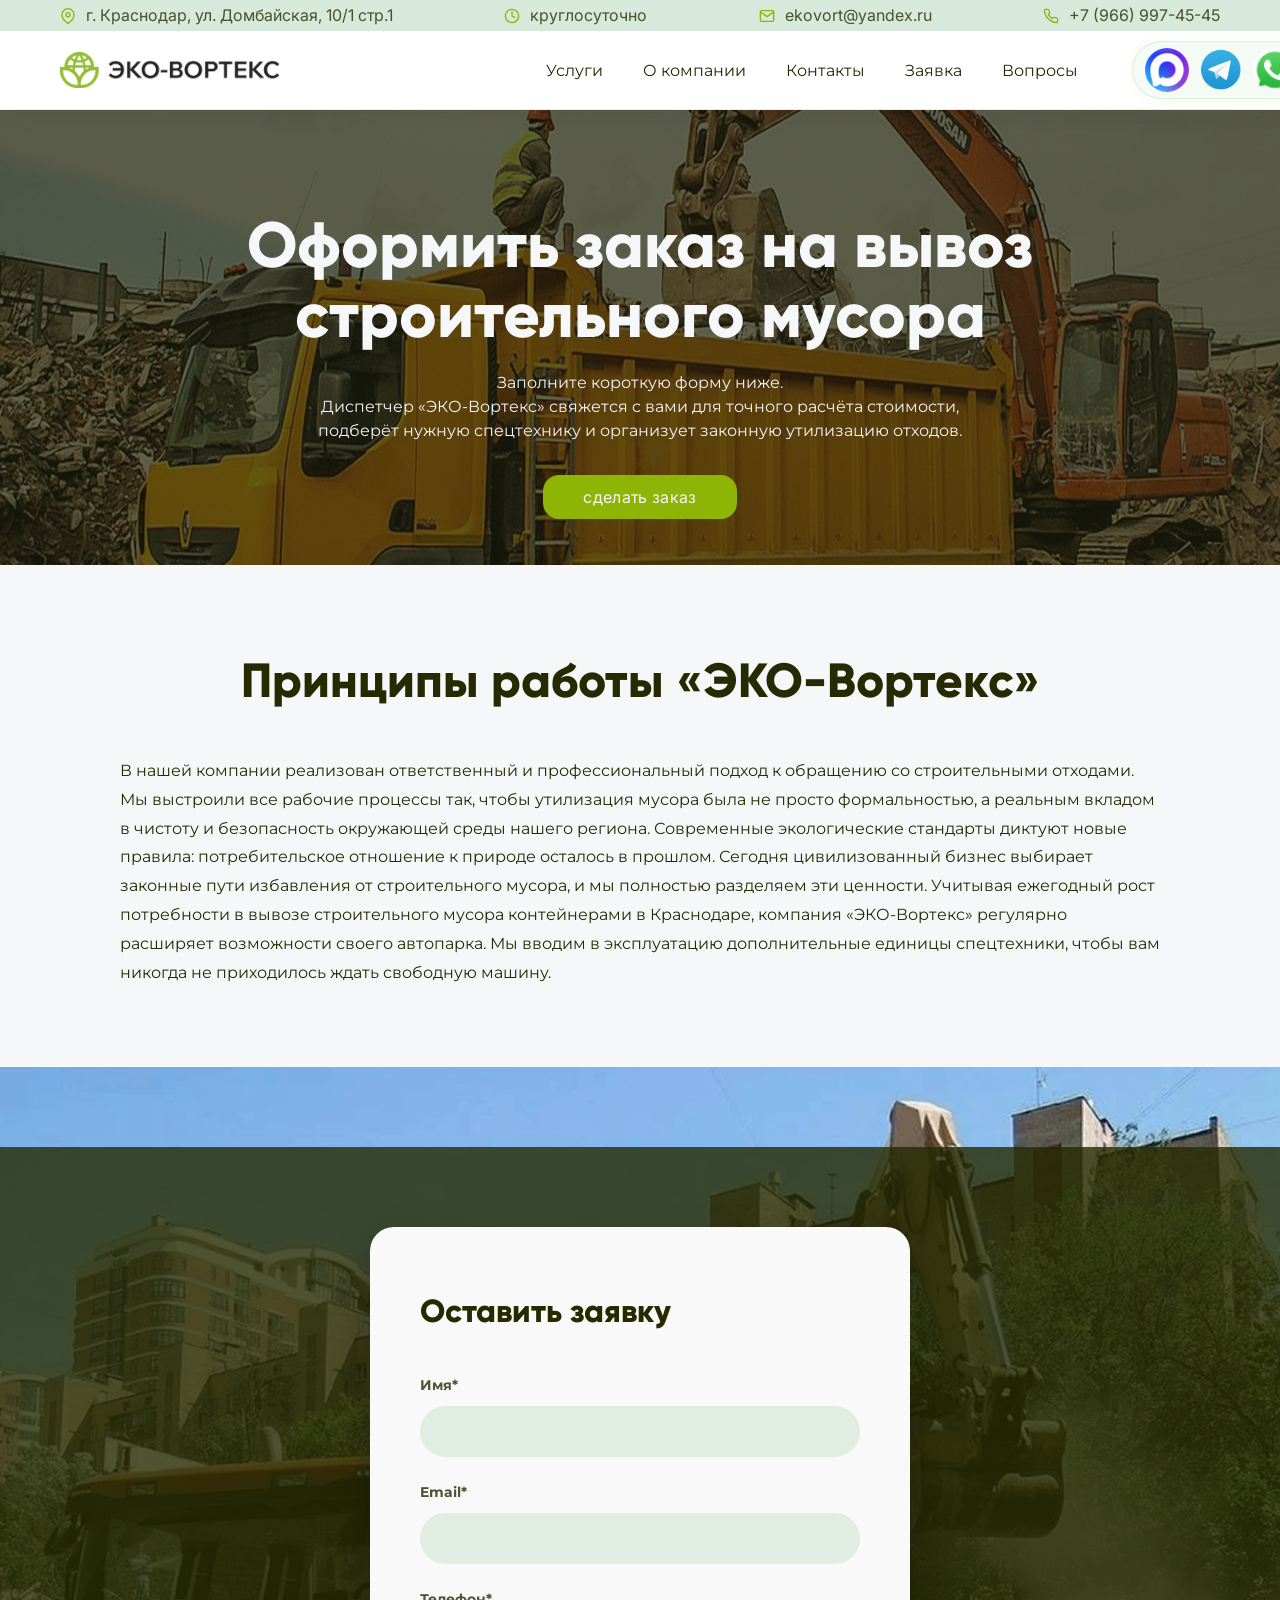
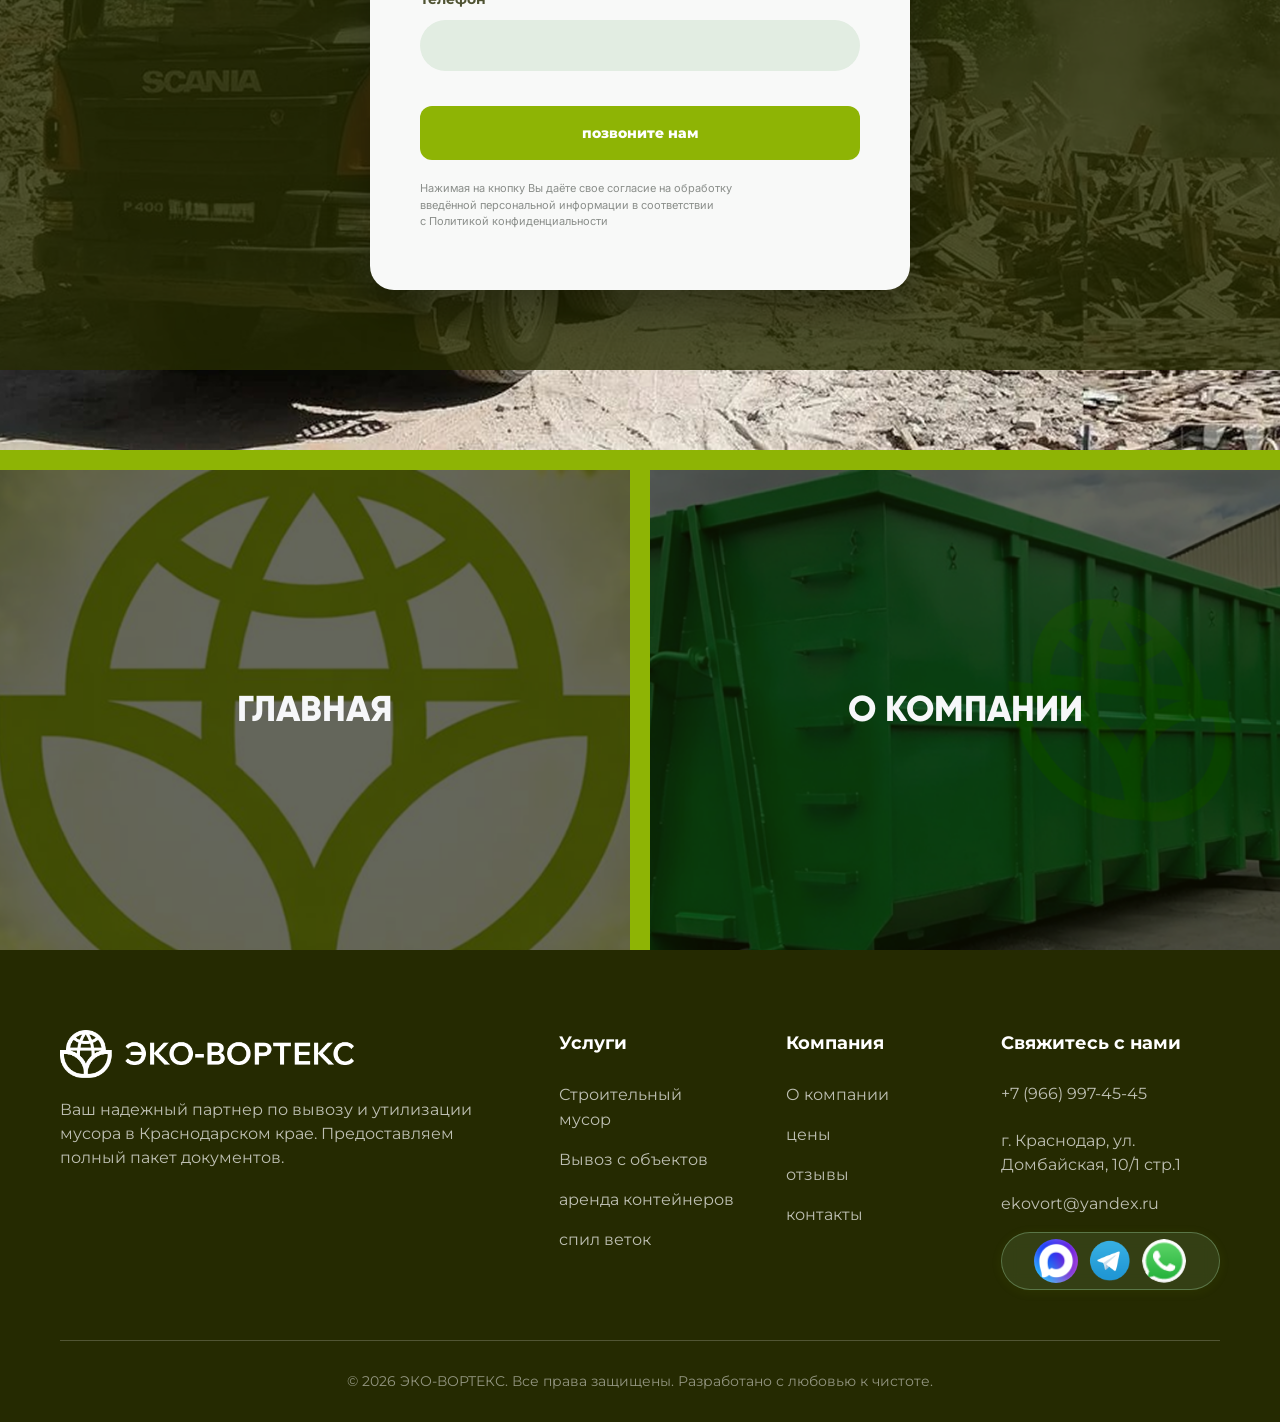
<file: application.html>
<!DOCTYPE html>
<html lang="ru">

<head>
    <meta charset="UTF-8">
    <meta name="viewport" content="width=device-width, initial-scale=1.0">
    <title>Оставить заявку Эко-Вортекс: вывоз мусора Краснодар</title>
    <meta name="description"
        content="Планируете оставить заявку Эко-Вортекс? Гарантируем легальный вывоз строительного мусора. Заполните форму сейчас и забронируйте технику!">
    <link rel="stylesheet" href="css/main.css">
    <link rel="stylesheet" href="css/application.css">
    <link rel="stylesheet" href="css/about.css">
</head>

<body>
    <div id="header-placeholder"></div>
    <div id="modal-placeholder"></div>

    <main>

        <!-- Hero -->
        <section class="app-hero">
            <div class="container app-hero__content">
                <h1 class="app-hero__title">Оформить заказ на вывоз строительного мусора</h1>
                <p class="app-hero__desc">Заполните короткую форму ниже.<br>
                    Диспетчер «ЭКО-Вортекс» свяжется с вами для точного расчёта стоимости,<br>
                    подберёт нужную спецтехнику и организует законную утилизацию отходов.</p>
                <button class="hero-btn btn-primary">сделать заказ</button>
            </div>
        </section>

        <!-- Принципы -->
        <section class="app-principles">
            <div class="container">
                <h2 class="app-principles__title">Принципы работы «ЭКО-Вортекс»</h2>
                <p class="app-principles__text">
                    В нашей компании реализован ответственный и профессиональный подход к обращению со строительными
                    отходами. Мы выстроили все рабочие процессы так, чтобы утилизация мусора была не просто
                    формальностью, а реальным вкладом в чистоту и безопасность окружающей среды нашего региона.
                    Современные экологические стандарты диктуют новые правила: потребительское отношение к природе
                    осталось в прошлом. Сегодня цивилизованный бизнес выбирает законные пути избавления от
                    строительного мусора, и мы полностью разделяем эти ценности.
                    Учитывая ежегодный рост потребности в вывозе строительного мусора контейнерами в Краснодаре,
                    компания «ЭКО-Вортекс» регулярно расширяет возможности своего автопарка. Мы вводим в
                    эксплуатацию дополнительные единицы спецтехники, чтобы вам никогда не приходилось ждать
                    свободную машину.
                </p>
            </div>
        </section>

        <!-- Форма заявки -->
        <section class="app-form-section">
            <div class="app-form-dark">
                <div class="form-wrapper">
                    <h2>Оставить заявку</h2>
                    <form class="request-form">
                        <div class="form-group">
                            <label>Имя*</label>
                            <input type="text" placeholder="">
                        </div>
                        <div class="form-group">
                            <label>Email*</label>
                            <input type="email" placeholder="">
                        </div>
                        <div class="form-group">
                            <label>Телефон*</label>
                            <input type="tel" placeholder="">
                        </div>
                        <button type="submit" class="submit-btn">позвоните нам</button>
                    </form>
                    <p class="disclaimer">Нажимая на кнопку Вы даёте свое согласие на обработку<br>введённой
                        персональной информации в соответствии<br>с Политикой конфиденциальности</p>
                </div>
            </div>
        </section>

        <!-- Навигационные ссылки -->
        <section class="about_links">
            <div class="about_links_wrapper">
                <a href="index.html" class="about_links_item">
                    <img src="images/appimg1.png" alt="Главная" class="about_links_img">
                    <div class="about_links_overlay"></div>
                    <div class="about_links_text">Главная</div>
                </a>
                <div class="about_links_separator"></div>
                <a href="about.html" class="about_links_item">
                    <img src="images/appimg2.png" alt="О компании" class="about_links_img">
                    <div class="about_links_overlay"></div>
                    <div class="about_links_text">О компании</div>
                </a>
            </div>
        </section>

    </main>

    <div id="footer-placeholder"></div>
    <script src="js/main.js"></script>
</body>

</html>
</file>
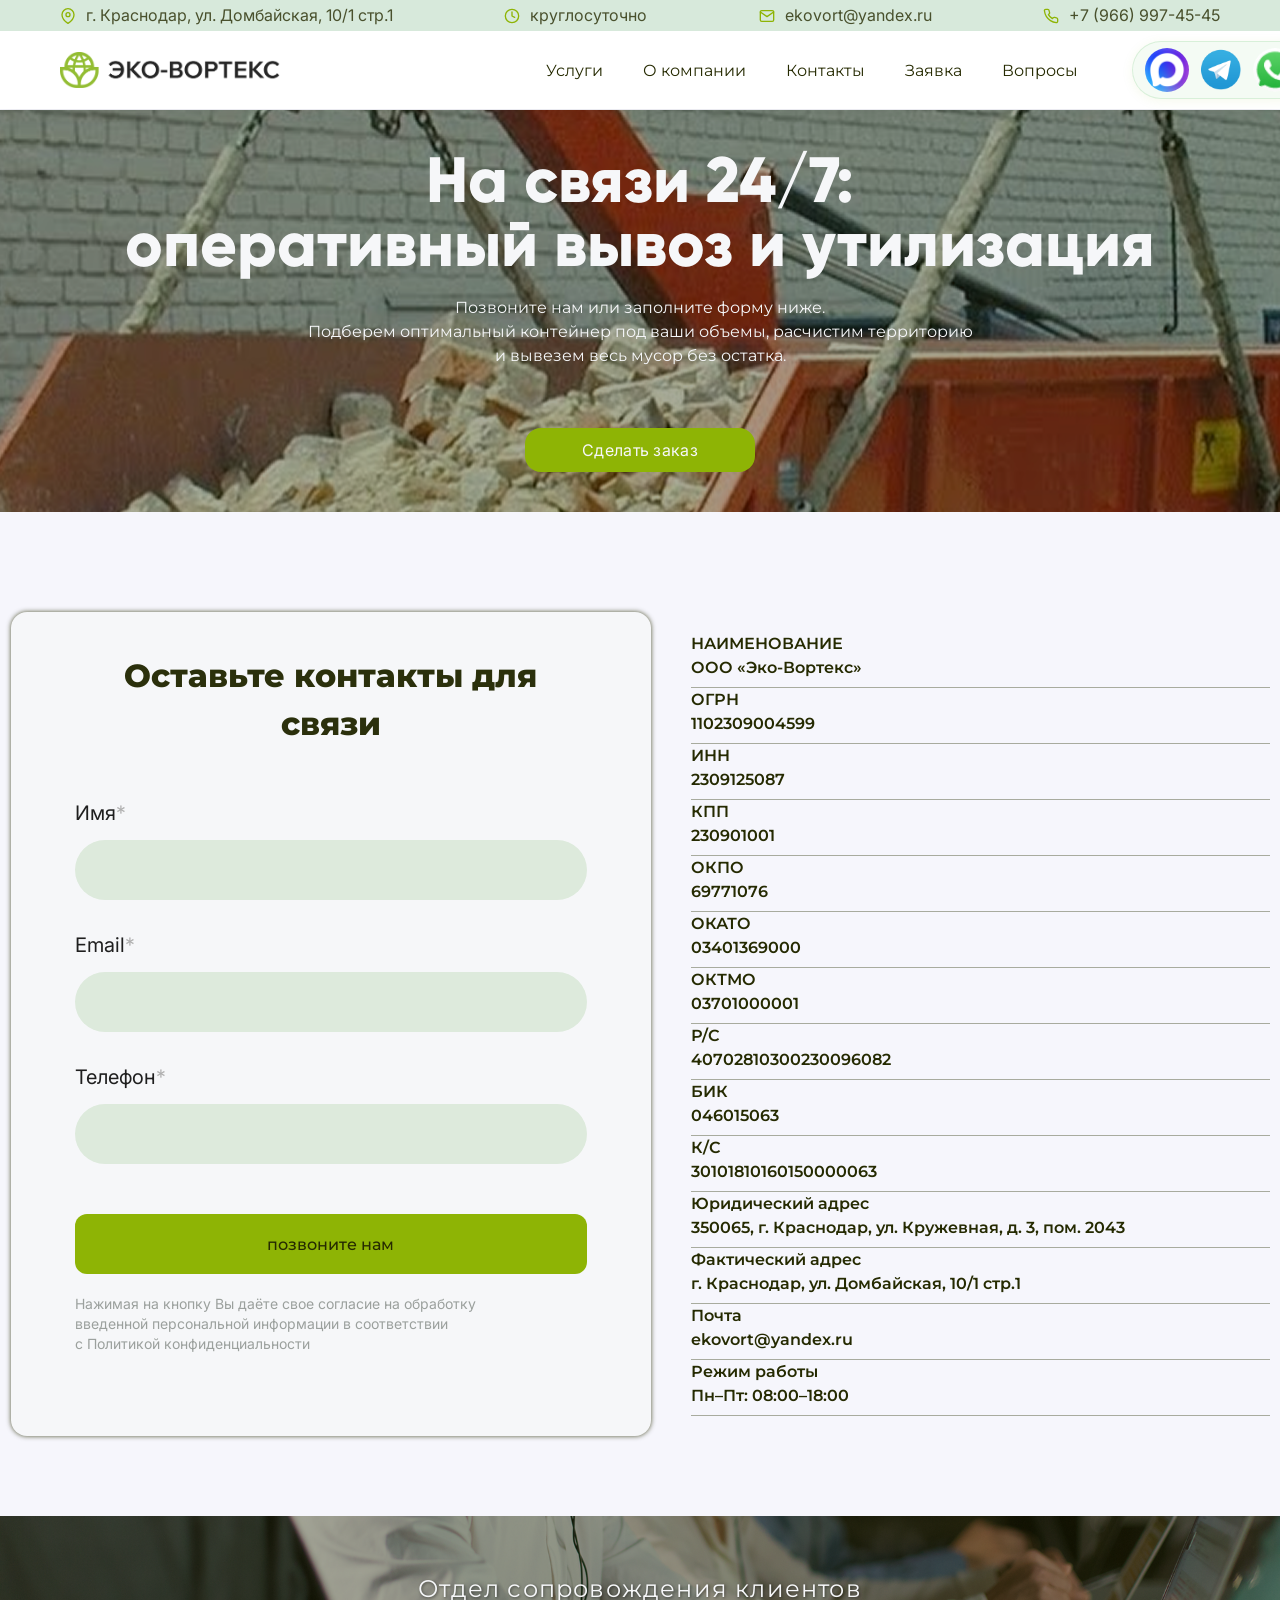
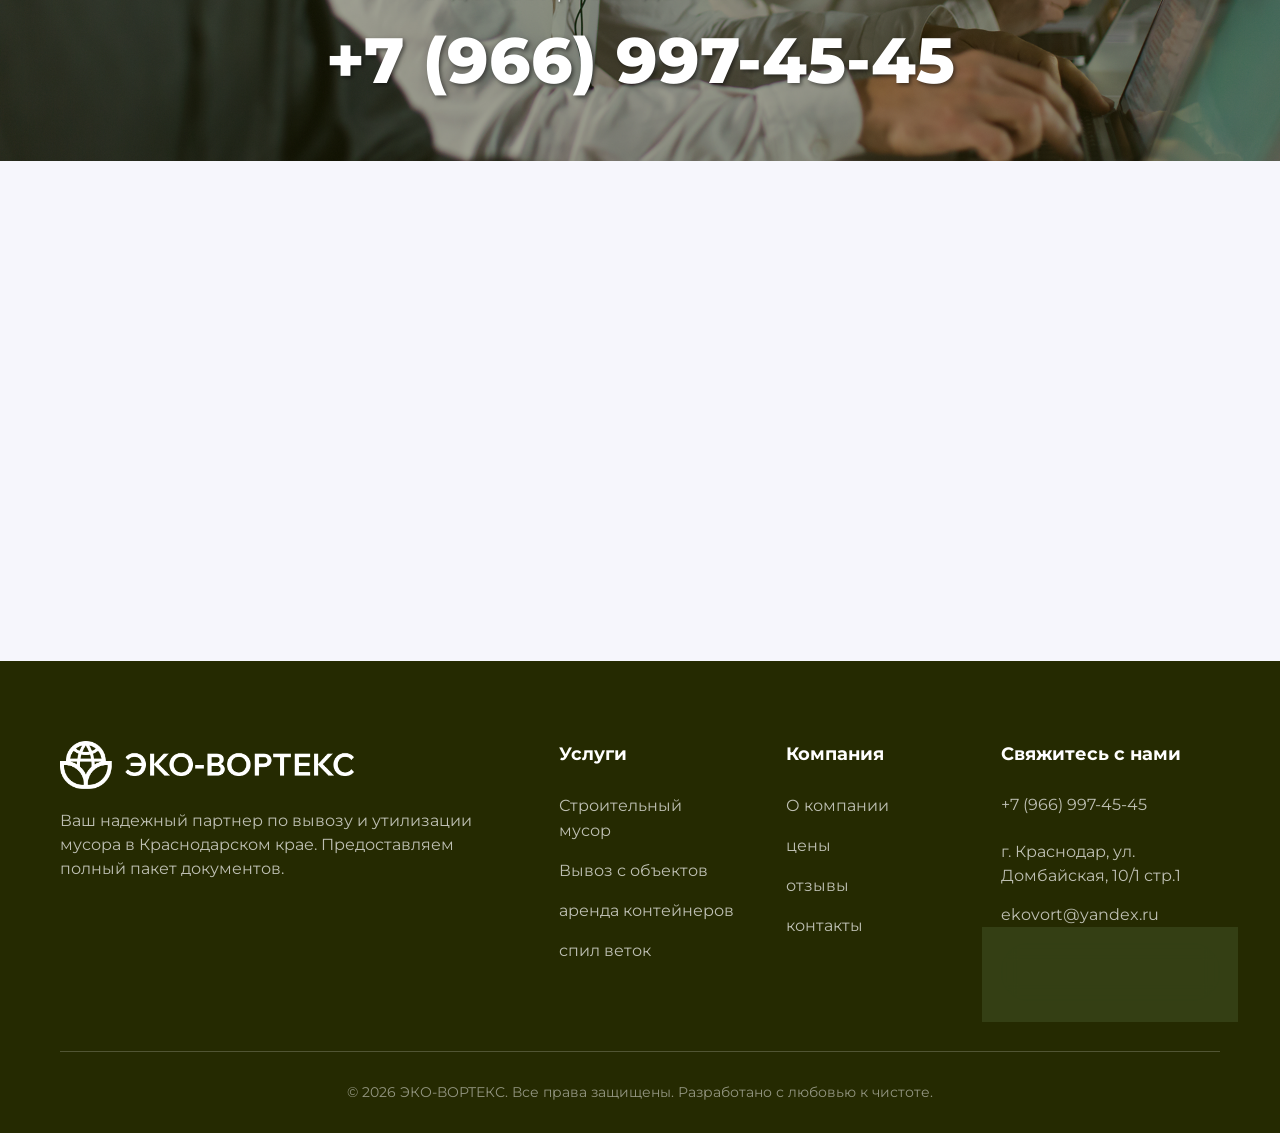
<file: contact.html>
<!DOCTYPE html>
<html lang="ru">

<head>
    <meta charset="UTF-8">
    <meta name="viewport" content="width=device-width, initial-scale=1.0">
    <title>Контакты Эко-Вортекс: быстрая связь и вывоз мусора Краснодар</title>
    <meta name="description"
        content="Ищете Контакты Эко-Вортекс? Легальный вывоз строительного мусора. Звоните прямо сейчас и заказывайте подачу нашей спецтехники на ваш объект!">
    <link rel="stylesheet" href="css/main.css">
    <script src="js/main.js" defer></script>
    <link rel="stylesheet" href="css/contacts.css">
    <link rel="stylesheet" href="css/about.css">
</head>

<body>
    <div id="header-placeholder"></div>
    <div id="modal-placeholder"></div>
    <main>
        <section class="welcome-section"
            style="background-image: url('imagesyarik/contatcs.png'); max-height:458px ; display: flex;justify-content: center;align-items: center; padding-top: 3%;">
            <div class="about_content">
                <h1 class="hero_title">
                    На связи 24/7: <br> оперативный вывоз и утилизация
                </h1>
                <div class="hero_desk">
                    Позвоните нам или заполните форму ниже.<br> Подберем оптимальный контейнер под ваши объемы,
                    расчистим
                    территорию<br> и вывезем весь мусор без остатка.
                </div>
                <div class="welcome-element">
                    <button class="take-an-order-btn">
                        Сделать заказ
                    </button>
                </div>
            </div>
        </section>
        <section class="contact-section">
            <div class="contact-wrapper">
                <div class="contact-form-container">
                    <h2 class="contact-title">Оставьте контакты для связи</h2>

                    <form class="contact-form">
                        <div class="input-group">
                            <label for="name">Имя<span class="required">*</span></label>
                            <input type="text" id="name" name="name" required>
                        </div>

                        <div class="input-group">
                            <label for="email">Email<span class="required">*</span></label>
                            <input type="email" id="email" name="email" required>
                        </div>

                        <div class="input-group">
                            <label for="phone">Телефон<span class="required">*</span></label>
                            <input type="tel" id="phone" name="phone" required>
                        </div>

                        <button type="submit" class="submit-btn">позвоните нам</button>

                        <p class="privacy-text">
                            Нажимая на кнопку Вы даёте свое согласие на обработку<br>введенной персональной информации в
                            соответствии<br>с Политикой конфиденциальности
                        </p>
                    </form>
                </div>

                <div class="company-details-container">
                    <div class="detail-row">
                        <span class="detail-label">НАИМЕНОВАНИЕ</span>
                        <span class="detail-value">ООО «Эко-Вортекс»</span>
                    </div>
                    <div class="detail-row">
                        <span class="detail-label">ОГРН</span>
                        <span class="detail-value">1102309004599</span>
                    </div>
                    <div class="detail-row">
                        <span class="detail-label">ИНН</span>
                        <span class="detail-value">2309125087</span>
                    </div>
                    <div class="detail-row">
                        <span class="detail-label">КПП</span>
                        <span class="detail-value">230901001</span>
                    </div>
                    <div class="detail-row">
                        <span class="detail-label">ОКПО</span>
                        <span class="detail-value">69771076</span>
                    </div>
                    <div class="detail-row">
                        <span class="detail-label">ОКАТО</span>
                        <span class="detail-value">03401369000</span>
                    </div>
                    <div class="detail-row">
                        <span class="detail-label">ОКТМО</span>
                        <span class="detail-value">03701000001</span>
                    </div>
                    <div class="detail-row">
                        <span class="detail-label">Р/С</span>
                        <span class="detail-value">40702810300230096082</span>
                    </div>
                    <div class="detail-row">
                        <span class="detail-label">БИК</span>
                        <span class="detail-value">046015063</span>
                    </div>
                    <div class="detail-row">
                        <span class="detail-label">К/С</span>
                        <span class="detail-value">30101810160150000063</span>
                    </div>
                    <div class="detail-row">
                        <span class="detail-label">Юридический адрес</span>
                        <span class="detail-value">350065, г. Краснодар, ул. Кружевная, д. 3, пом. 2043</span>
                    </div>
                    <div class="detail-row">
                        <span class="detail-label">Фактический адрес</span>
                        <span class="detail-value">г. Краснодар, ул. Домбайская, 10/1 стр.1</span>
                    </div>
                    <div class="detail-row">
                        <span class="detail-label">Почта</span>
                        <span class="detail-value">ekovort@yandex.ru</span>
                    </div>
                    <div class="detail-row">
                        <span class="detail-label">Режим работы</span>
                        <span class="detail-value">Пн–Пт: 08:00–18:00</span>
                    </div>
                </div>
            </div>
        </section>
        <section class="bottom-images-section">
            <div class="support-banner">
                <img src="imagesyarik/btn.png" alt="Office workers" class="support-bg-image">
                <div class="support-content">
                    <p class="support-subtitle">Отдел сопровождения клиентов</p>
                    <div class="support-phone">+7 (966) 997-45-45</div>
                </div>
            </div>
            <iframe
                src="https://www.google.com/maps/embed?pb=!1m14!1m12!1m3!1d45084.71752409742!2d38.9715!3d45.0296!2m3!1f0!2f0!3f0!3m2!1i1024!2i768!4f13.1!5e1!3m2!1sru!2sru!4v1711631000000!5m2!1sru!2sru"
                class="map-image" style="border:0;" allowfullscreen="" loading="lazy"
                referrerpolicy="no-referrer-when-downgrade">
            </iframe>
        </section>
    </main>
    <div id="footer-placeholder"></div>
</body>

</html>
</file>
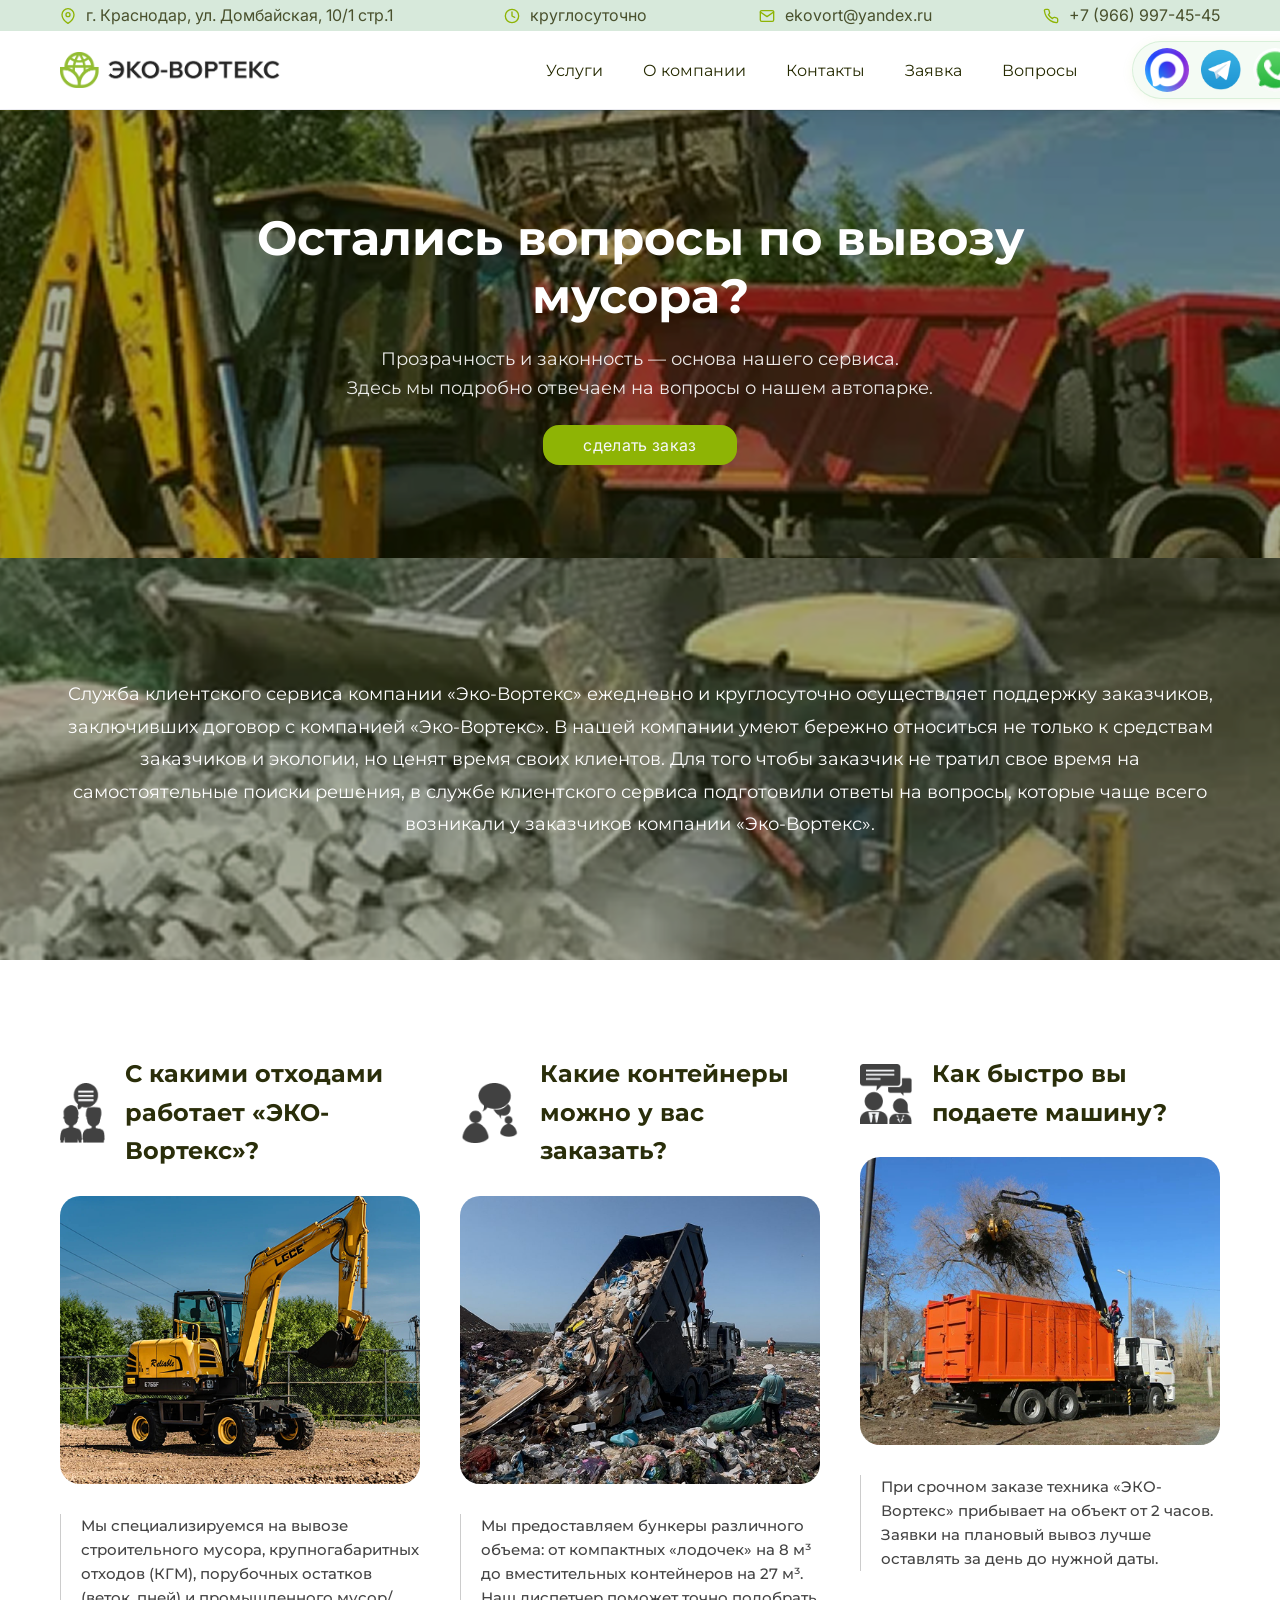
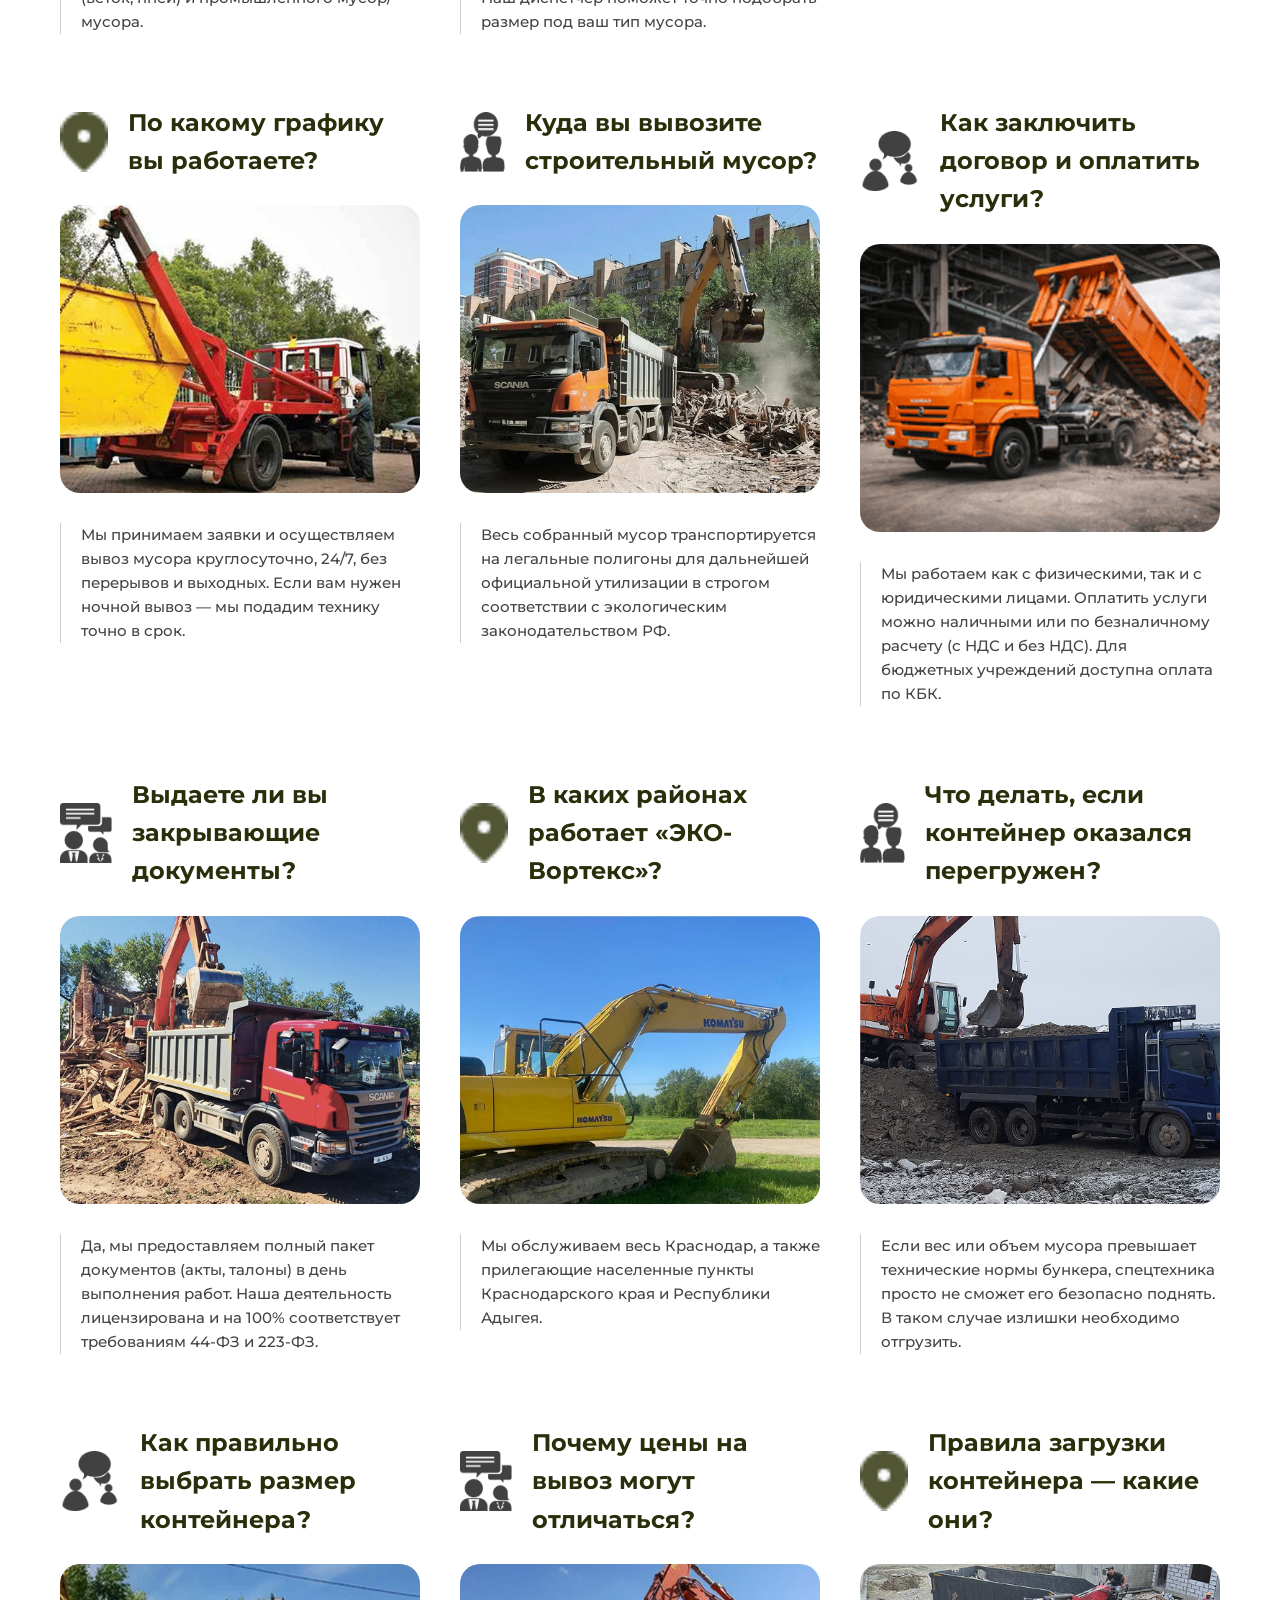
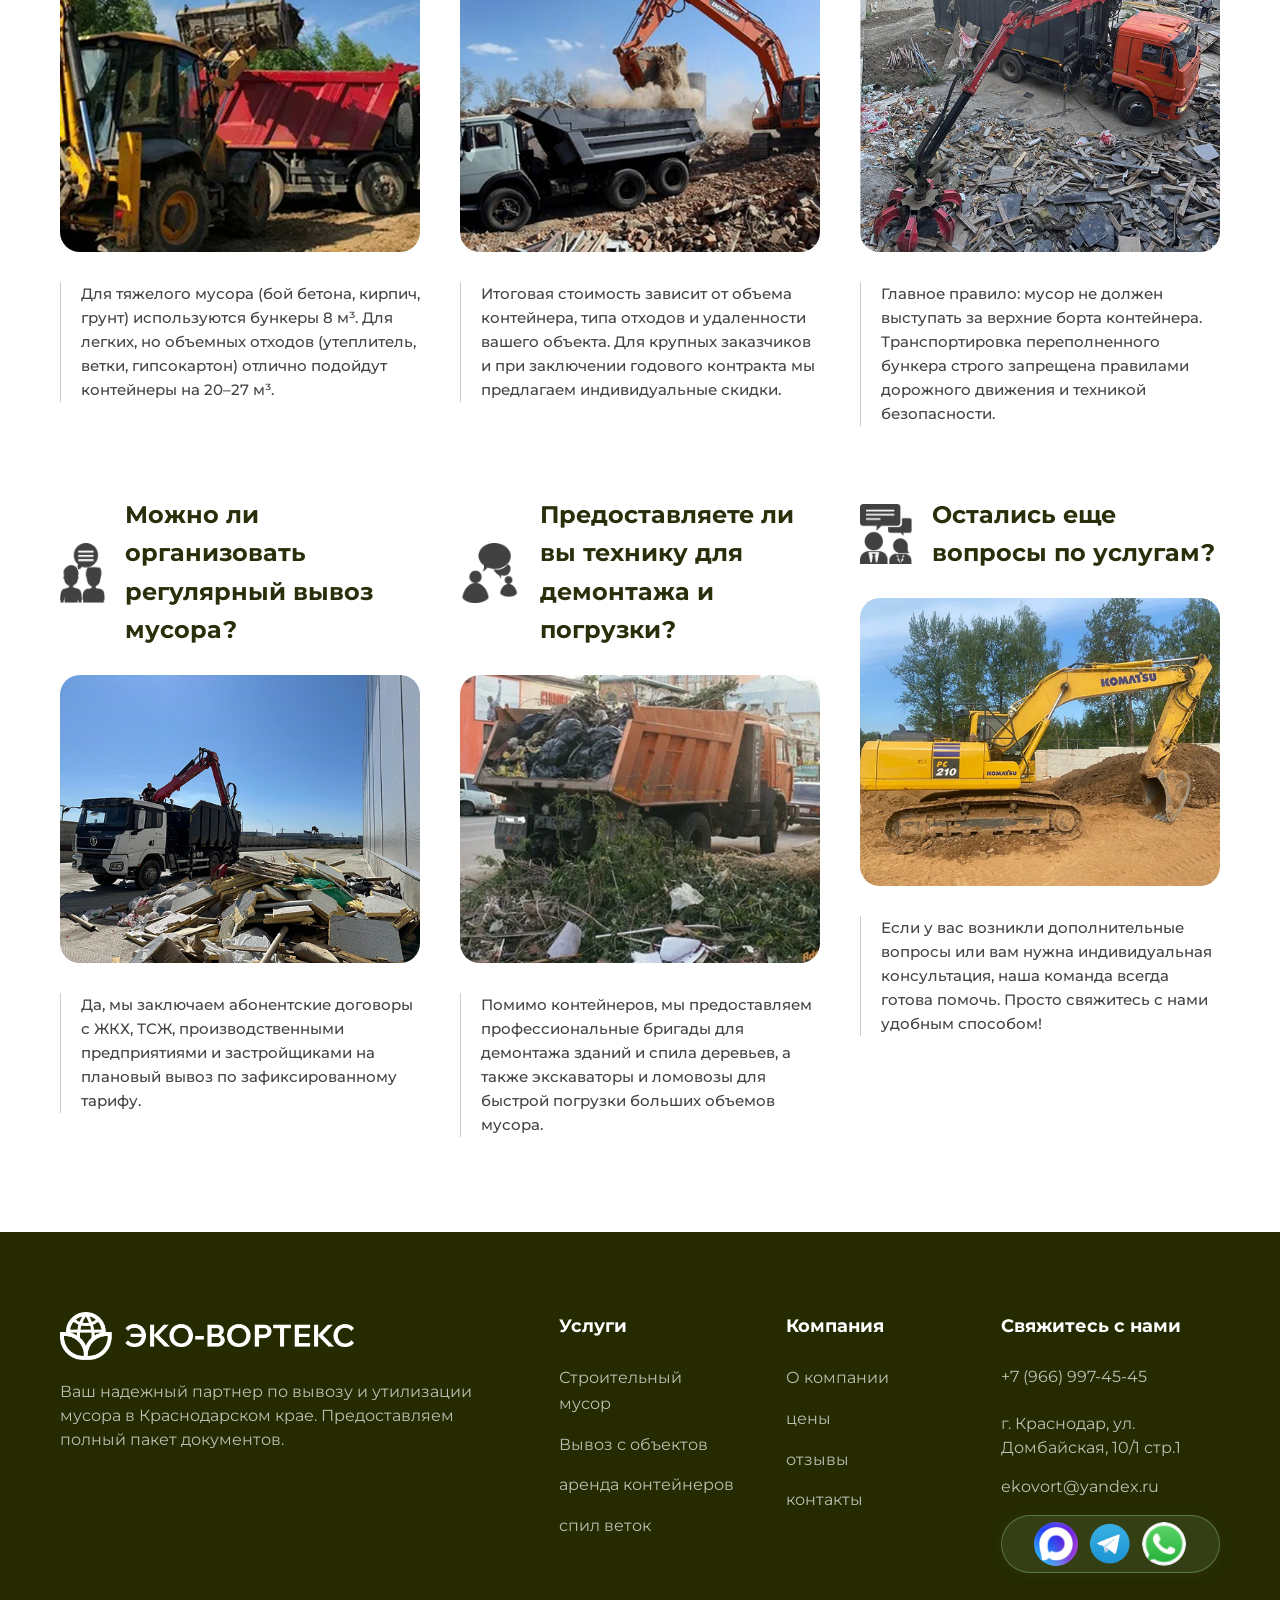
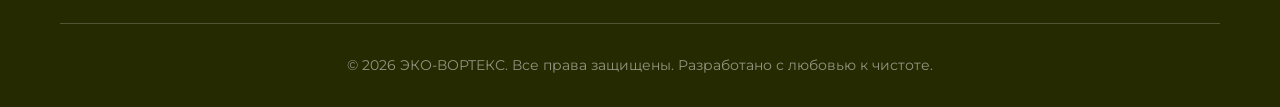
<file: faq.html>
<!DOCTYPE html>
<html lang="ru">

<head>
    <meta charset="UTF-8">
    <meta name="viewport" content="width=device-width, initial-scale=1.0">
    <title>Вопросы по вывозу мусора Краснодар | Эко-Вортекс</title>
    <meta name="description"
        content="Всё о легальном вывозе строительного мусора. Читайте ответы и оставляйте заявку на выезд прямо сейчас!">
    <link rel="stylesheet" href="css/main.css">
    <link rel="stylesheet" href="css/faq.css">
</head>

<body>
    <div id="header-placeholder"></div>
    <main>
        <section class="welcome-section"
            style="background-image: url('imagesyarik/banner.png');">
            <div class="container">
                <div class="welcome-content">
                    <h1>Остались вопросы по вывозу мусора?</h1>
                    <p>Прозрачность и законность — основа нашего сервиса.<br>
                        Здесь мы подробно отвечаем на вопросы о нашем автопарке.</p>
                    <a href="#" class="hero_btn " data-modal-open>сделать заказ</a>
                </div>
            </div>
        </section>

        <section class="info-banner" style="background-image: url('imagesyarik/facts.png');">
            <div class="container">
                <div class="info-banner-content">
                    <div class="info-text">
                        <p>Служба клиентского сервиса компании «Эко-Вортекс» ежедневно и круглосуточно осуществляет
                            поддержку заказчиков, заключивших договор с компанией «Эко-Вортекс». В нашей компании умеют
                            бережно относиться не только к средствам заказчиков и экологии, но ценят время своих
                            клиентов. Для того чтобы заказчик не тратил свое время на самостоятельные поиски решения, в
                            службе клиентского сервиса подготовили ответы на вопросы, которые чаще всего возникали у
                            заказчиков компании «Эко-Вортекс».</p>
                    </div>
                </div>
            </div>
        </section>

        <section class="faq-section">
            <div class="container">
                <div class="faq-grid" id="faqGrid">
                    <!-- Блок 1 -->
                    <div class="faq-item">
                        <div class="faq-head">
                            <img src="imagesyarik/talking.png" alt="icon" class="faq-icon-large">
                            <h4>С какими отходами работает «ЭКО-Вортекс»?</h4>
                        </div>
                        <div class="faq-image">
                            <img src="imagesyarik/forfaq/image.png" alt="Fact image">
                        </div>
                        <div class="faq-content">
                            <p>Мы специализируемся на вывозе строительного мусора, крупногабаритных отходов (КГМ),
                                порубочных остатков (веток, пней) и промышленного мусор/мусора.</p>
                        </div>
                    </div>

                    <!-- Блок 2 -->
                    <div class="faq-item">
                        <div class="faq-head">
                            <img src="imagesyarik/talking2.png" alt="icon" class="faq-icon-large">
                            <h4>Какие контейнеры можно у вас заказать?</h4>
                        </div>
                        <div class="faq-image">
                            <img src="imagesyarik/forfaq/image-1.png" alt="Fact image">
                        </div>
                        <div class="faq-content">
                            <p>Мы предоставляем бункеры различного объема: от компактных «лодочек» на 8 м³ до
                                вместительных контейнеров на 27 м³. Наш диспетчер поможет точно подобрать размер под ваш
                                тип мусора.</p>
                        </div>
                    </div>

                    <!-- Блок 3 -->
                    <div class="faq-item">
                        <div class="faq-head">
                            <img src="imagesyarik/Group.png" alt="icon" class="faq-icon-large">
                            <h4>Как быстро вы подаете машину?</h4>
                        </div>
                        <div class="faq-image">
                            <img src="imagesyarik/forfaq/image-2.png" alt="Fact image">
                        </div>
                        <div class="faq-content">
                            <p>При срочном заказе техника «ЭКО-Вортекс» прибывает на объект от 2 часов. Заявки на
                                плановый вывоз лучше оставлять за день до нужной даты.</p>
                        </div>
                    </div>
                    <div class="faq-item">
                        <div class="faq-head">
                            <img src="imagesyarik/icon.png" alt="icon" class="faq-icon-large">
                            <h4>По какому графику вы работаете?</h4>
                        </div>
                        <div class="faq-image">
                            <img src="imagesyarik/forfaq/image-3.png" alt="Fact image">
                        </div>
                        <div class="faq-content">
                            <p>Мы принимаем заявки и осуществляем вывоз мусора круглосуточно, 24/7, без перерывов и
                                выходных. Если вам нужен ночной вывоз — мы подадим технику точно в срок.</p>
                        </div>
                    </div>

                    <!-- Блок 5 -->
                    <div class="faq-item">
                        <div class="faq-head">
                            <img src="imagesyarik/talking.png" alt="icon" class="faq-icon-large">
                            <h4>Куда вы вывозите строительный мусор?</h4>
                        </div>
                        <div class="faq-image">
                            <img src="imagesyarik/forfaq/image-4.png" alt="Fact image">
                        </div>
                        <div class="faq-content">
                            <p>Весь собранный мусор транспортируется на легальные полигоны для дальнейшей официальной
                                утилизации в строгом соответствии с экологическим законодательством РФ.</p>
                        </div>
                    </div>

                    <!-- Блок 6 -->
                    <div class="faq-item">
                        <div class="faq-head">
                            <img src="imagesyarik/talking2.png" alt="icon" class="faq-icon-large">
                            <h4>Как заключить договор и оплатить услуги?</h4>
                        </div>
                        <div class="faq-image">
                            <img src="imagesyarik/forfaq/image-5.png" alt="Fact image">
                        </div>
                        <div class="faq-content">
                            <p>Мы работаем как с физическими, так и с юридическими лицами. Оплатить услуги можно
                                наличными или по безналичному расчету (с НДС и без НДС). Для бюджетных учреждений
                                доступна оплата по КБК.</p>
                        </div>
                    </div>

                    <!-- Блок 7 -->
                    <div class="faq-item">
                        <div class="faq-head">
                            <img src="imagesyarik/Group.png" alt="icon" class="faq-icon-large">
                            <h4>Выдаете ли вы закрывающие документы?</h4>
                        </div>
                        <div class="faq-image">
                            <img src="imagesyarik/forfaq/image-6.png" alt="Fact image">
                        </div>
                        <div class="faq-content">
                            <p>Да, мы предоставляем полный пакет документов (акты, талоны) в день выполнения работ. Наша
                                деятельность лицензирована и на 100% соответствует требованиям 44-ФЗ и 223-ФЗ.</p>
                        </div>
                    </div>

                    <!-- Блок 8 -->
                    <div class="faq-item">
                        <div class="faq-head">
                            <img src="imagesyarik/icon.png" alt="icon" class="faq-icon-large">
                            <h4>В каких районах работает «ЭКО-Вортекс»?</h4>
                        </div>
                        <div class="faq-image">
                            <img src="imagesyarik/forfaq/image-7.png" alt="Fact image">
                        </div>
                        <div class="faq-content">
                            <p>Мы обслуживаем весь Краснодар, а также прилегающие населенные пункты Краснодарского края
                                и Республики Адыгея.</p>
                        </div>
                    </div>

                    <!-- Блок 9 -->
                    <div class="faq-item">
                        <div class="faq-head">
                            <img src="imagesyarik/talking.png" alt="icon" class="faq-icon-large">
                            <h4>Что делать, если контейнер оказался перегружен?</h4>
                        </div>
                        <div class="faq-image">
                            <img src="imagesyarik/forfaq/image-8.png" alt="Fact image">
                        </div>
                        <div class="faq-content">
                            <p>Если вес или объем мусора превышает технические нормы бункера, спецтехника просто не
                                сможет его безопасно поднять. В таком случае излишки необходимо отгрузить.</p>
                        </div>
                    </div>

                    <!-- Блок 10 -->
                    <div class="faq-item">
                        <div class="faq-head">
                            <img src="imagesyarik/talking2.png" alt="icon" class="faq-icon-large">
                            <h4>Как правильно выбрать размер контейнера?</h4>
                        </div>
                        <div class="faq-image">
                            <img src="imagesyarik/forfaq/image-9.png" alt="Fact image">
                        </div>
                        <div class="faq-content">
                            <p>Для тяжелого мусора (бой бетона, кирпич, грунт) используются бункеры 8 м³. Для легких, но
                                объемных отходов (утеплитель, ветки, гипсокартон) отлично подойдут контейнеры на 20–27
                                м³.</p>
                        </div>
                    </div>

                    <!-- Блок 11 -->
                    <div class="faq-item">
                        <div class="faq-head">
                            <img src="imagesyarik/Group.png" alt="icon" class="faq-icon-large">
                            <h4>Почему цены на вывоз могут отличаться?</h4>
                        </div>
                        <div class="faq-image">
                            <img src="imagesyarik/forfaq/image-10.png" alt="Fact image">
                        </div>
                        <div class="faq-content">
                            <p>Итоговая стоимость зависит от объема контейнера, типа отходов и удаленности вашего
                                объекта. Для крупных заказчиков и при заключении годового контракта мы предлагаем
                                индивидуальные скидки.</p>
                        </div>
                    </div>

                    <!-- Блок 12 -->
                    <div class="faq-item">
                        <div class="faq-head">
                            <img src="imagesyarik/icon.png" alt="icon" class="faq-icon-large">
                            <h4>Правила загрузки контейнера — какие они?</h4>
                        </div>
                        <div class="faq-image">
                            <img src="imagesyarik/forfaq/image-11.png" alt="Fact image">
                        </div>
                        <div class="faq-content">
                            <p>Главное правило: мусор не должен выступать за верхние борта контейнера. Транспортировка
                                переполненного бункера строго запрещена правилами дорожного движения и техникой
                                безопасности.</p>
                        </div>
                    </div>

                    <!-- Блок 13 -->
                    <div class="faq-item">
                        <div class="faq-head">
                            <img src="imagesyarik/talking.png" alt="icon" class="faq-icon-large">
                            <h4>Можно ли организовать регулярный вывоз мусора?</h4>
                        </div>
                        <div class="faq-image">
                            <img src="imagesyarik/forfaq/image-12.png" alt="Fact image">
                        </div>
                        <div class="faq-content">
                            <p>Да, мы заключаем абонентские договоры с ЖКХ, ТСЖ, производственными предприятиями и
                                застройщиками на плановый вывоз по зафиксированному тарифу.</p>
                        </div>
                    </div>

                    <!-- Блок 14 -->
                    <div class="faq-item">
                        <div class="faq-head">
                            <img src="imagesyarik/talking2.png" alt="icon" class="faq-icon-large">
                            <h4>Предоставляете ли вы технику для демонтажа и погрузки?</h4>
                        </div>
                        <div class="faq-image">
                            <img src="imagesyarik/forfaq/image-13.png" alt="Fact image">
                        </div>
                        <div class="faq-content">
                            <p>Помимо контейнеров, мы предоставляем профессиональные бригады для демонтажа зданий и
                                спила деревьев, а также экскаваторы и ломовозы для быстрой погрузки больших объемов
                                мусора.</p>
                        </div>
                    </div>

                    <!-- Блок 15 -->
                    <div class="faq-item">
                        <div class="faq-head">
                            <img src="imagesyarik/Group.png" alt="icon" class="faq-icon-large">
                            <h4>Остались еще вопросы по услугам?</h4>
                        </div>
                        <div class="faq-image">
                            <img src="imagesyarik/forfaq/image-14.png" alt="Fact image">
                        </div>
                        <div class="faq-content">
                            <p>Если у вас возникли дополнительные вопросы или вам нужна индивидуальная консультация,
                                наша команда всегда готова помочь. Просто свяжитесь с нами удобным способом!</p>
                        </div>
                    </div>
                </div>

        </section>
    </main>
    <div id="footer-placeholder"></div>
    <script src="js/main.js"></script>
</body>

</html>
</file>
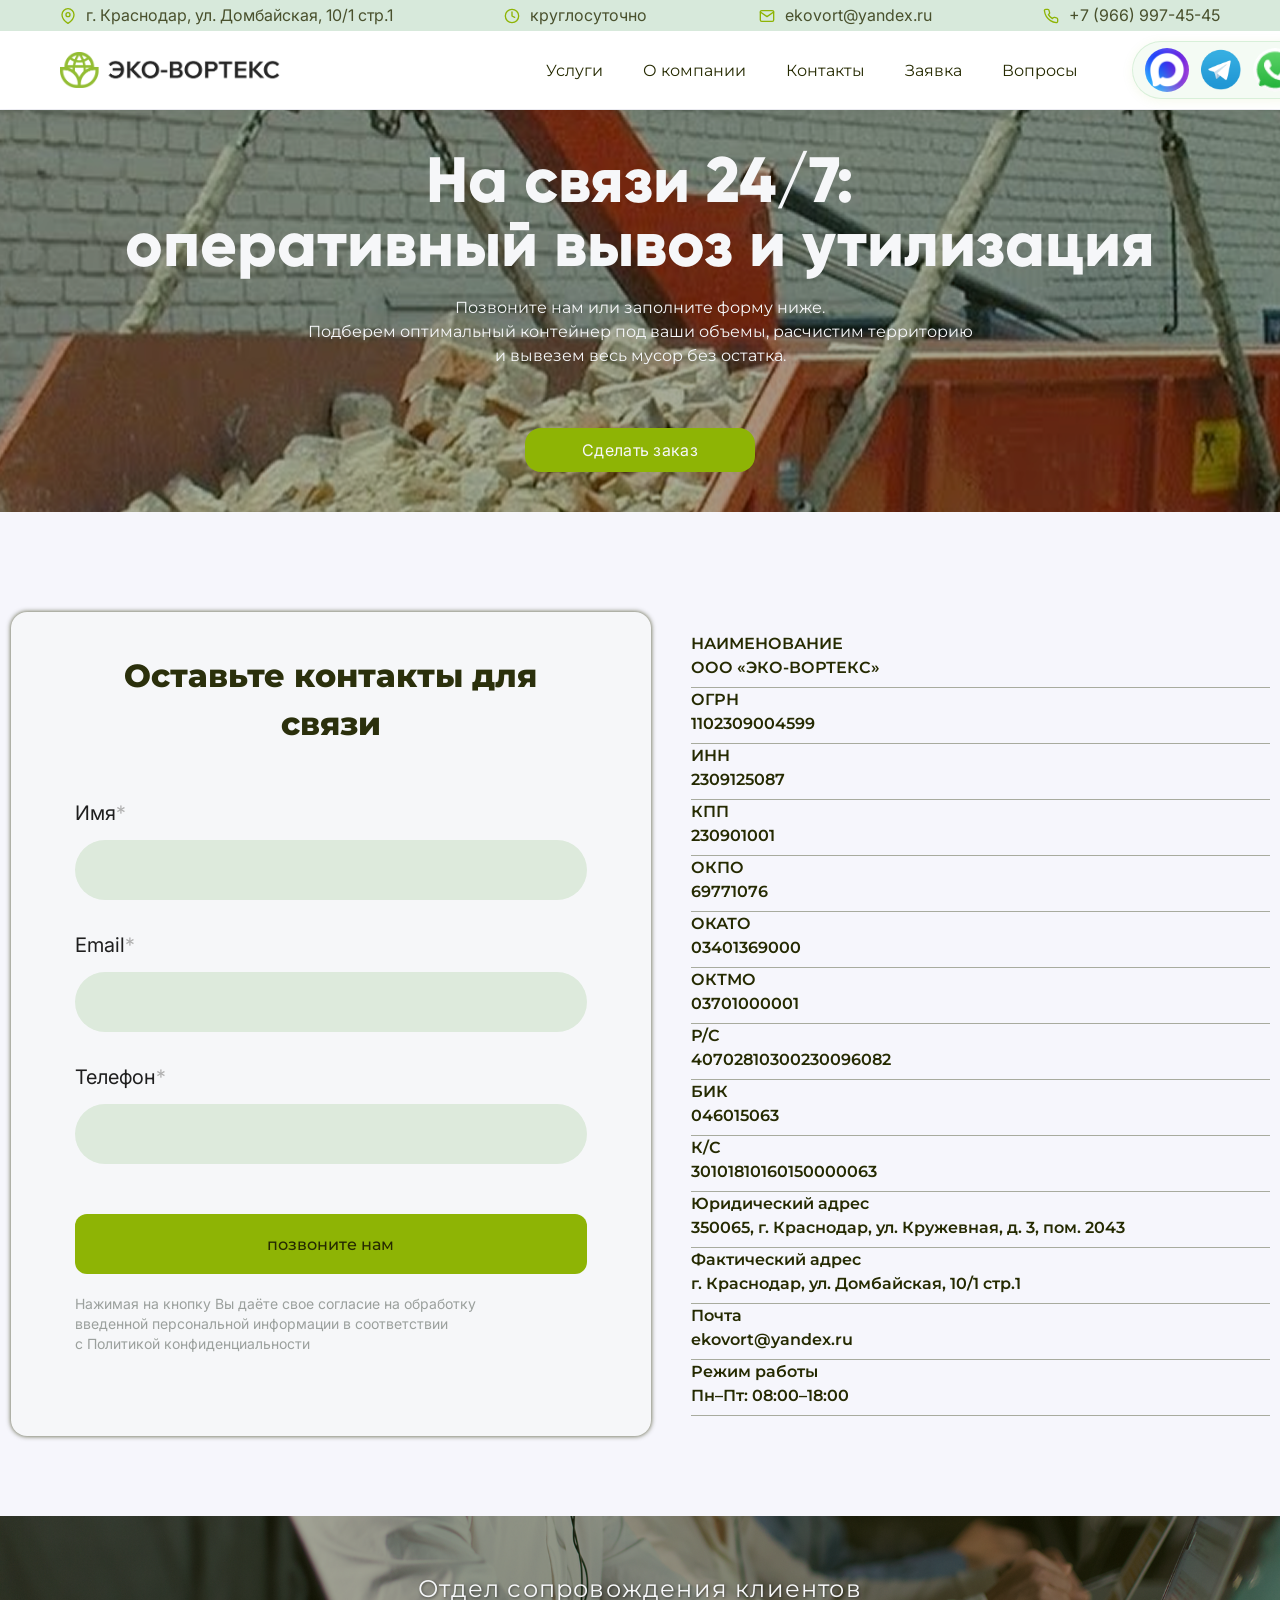
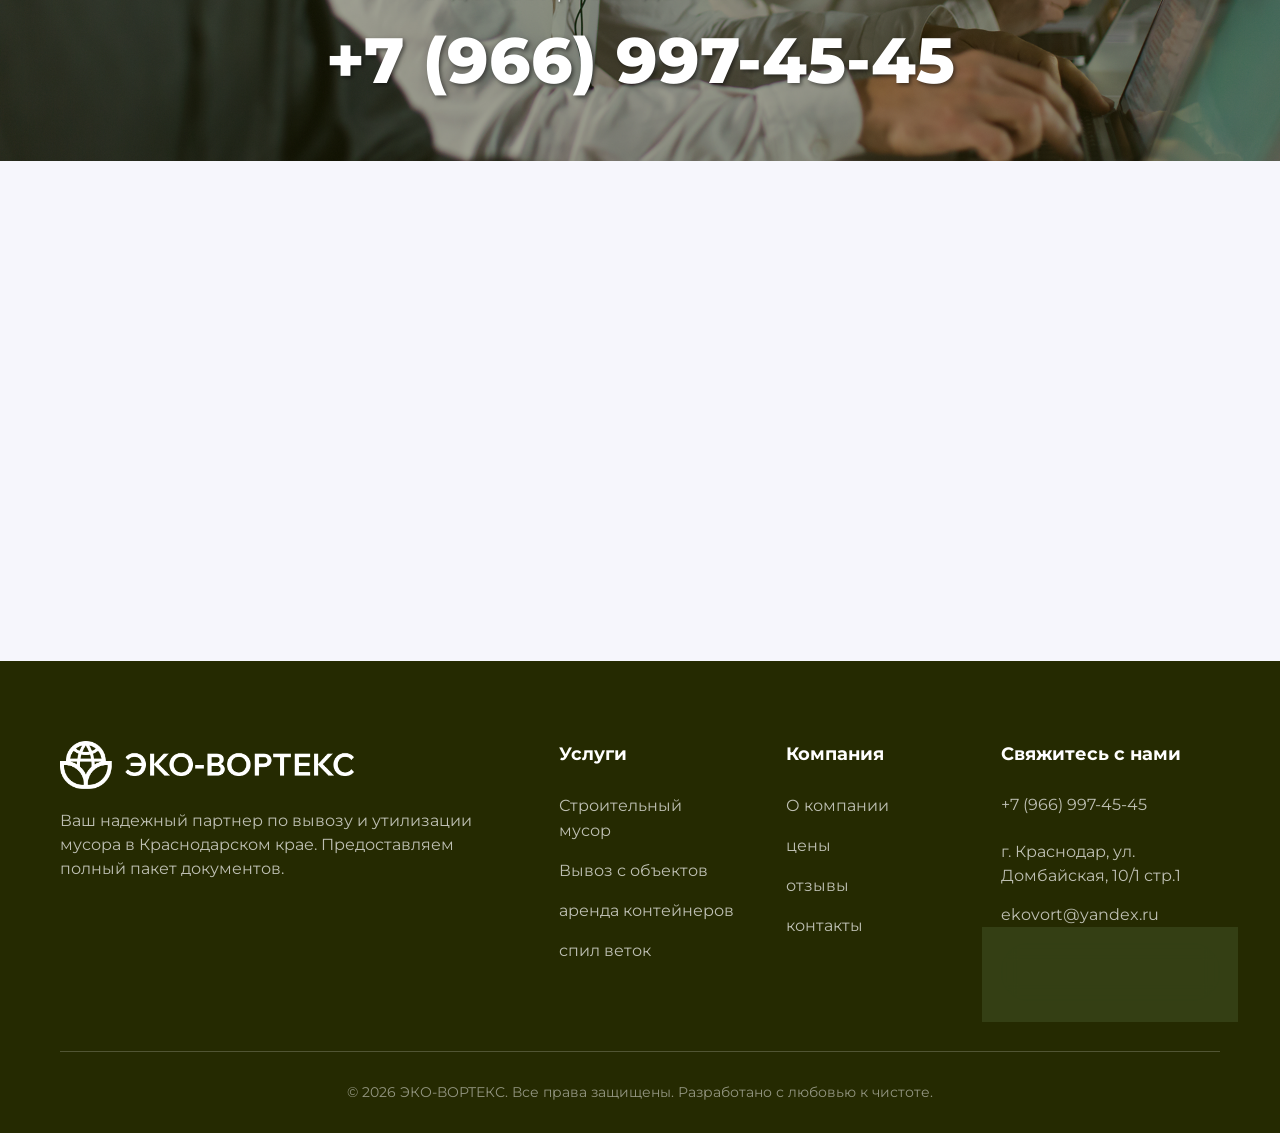
<file: kontakt.html>
<!DOCTYPE html>
<html lang="ru">

<head>
    <meta charset="UTF-8">
    <meta name="viewport" content="width=device-width, initial-scale=1.0">
    <title>Контакты ЭКО-ВОРТЕКС: быстрая связь и вывоз мусора Краснодар</title>
    <meta name="description"
        content="Ищете Контакты ЭКО-ВОРТЕКС? Легальный вывоз строительного мусора. Звоните прямо сейчас и заказывайте подачу нашей спецтехники на ваш объект!">
    <link rel="stylesheet" href="css/main.css">
    <script src="js/main.js" defer></script>
    <link rel="stylesheet" href="css/contacts.css">
    <link rel="stylesheet" href="css/about.css">
    <link rel="icon" href="images/favicon.png" type="image/png">
</head>

<body>
    <div id="header-placeholder"></div>
    <div id="modal-placeholder"></div>
    <main>
        <section class="welcome-section"
            style="background-image: url('imagesyarik/contatcs.png'); max-height:458px ; display: flex;justify-content: center;align-items: center; padding-top: 3%;">
            <div class="about_content">
                <h1 class="hero_title">
                    На связи 24/7: <br> оперативный вывоз и утилизация
                </h1>
                <div class="hero_desk">
                    Позвоните нам или заполните форму ниже.<br> Подберем оптимальный контейнер под ваши объемы,
                    расчистим
                    территорию<br> и вывезем весь мусор без остатка.
                </div>
                <div class="welcome-element">
                    <button class="take-an-order-btn">
                        Сделать заказ
                    </button>
                </div>
            </div>
        </section>
        <section class="contact-section">
            <div class="contact-wrapper">
                <div class="contact-form-container">
                    <h2 class="contact-title">Оставьте контакты для связи</h2>

                    <form class="contact-form">
                        <div class="input-group">
                            <label for="name">Имя<span class="required">*</span></label>
                            <input type="text" id="name" name="name" required>
                        </div>

                        <div class="input-group">
                            <label for="email">Email<span class="required">*</span></label>
                            <input type="email" id="email" name="email" required>
                        </div>

                        <div class="input-group">
                            <label for="phone">Телефон<span class="required">*</span></label>
                            <input type="tel" id="phone" name="phone" required>
                        </div>

                        <button type="submit" class="submit-btn">позвоните нам</button>

                        <p class="privacy-text">
                            Нажимая на кнопку Вы даёте свое согласие на обработку<br>введенной персональной информации в
                            соответствии<br>с Политикой конфиденциальности
                        </p>
                    </form>
                </div>

                <div class="company-details-container">
                    <div class="detail-row">
                        <span class="detail-label">НАИМЕНОВАНИЕ</span>
                        <span class="detail-value">ООО «ЭКО-ВОРТЕКС»</span>
                    </div>
                    <div class="detail-row">
                        <span class="detail-label">ОГРН</span>
                        <span class="detail-value">1102309004599</span>
                    </div>
                    <div class="detail-row">
                        <span class="detail-label">ИНН</span>
                        <span class="detail-value">2309125087</span>
                    </div>
                    <div class="detail-row">
                        <span class="detail-label">КПП</span>
                        <span class="detail-value">230901001</span>
                    </div>
                    <div class="detail-row">
                        <span class="detail-label">ОКПО</span>
                        <span class="detail-value">69771076</span>
                    </div>
                    <div class="detail-row">
                        <span class="detail-label">ОКАТО</span>
                        <span class="detail-value">03401369000</span>
                    </div>
                    <div class="detail-row">
                        <span class="detail-label">ОКТМО</span>
                        <span class="detail-value">03701000001</span>
                    </div>
                    <div class="detail-row">
                        <span class="detail-label">Р/С</span>
                        <span class="detail-value">40702810300230096082</span>
                    </div>
                    <div class="detail-row">
                        <span class="detail-label">БИК</span>
                        <span class="detail-value">046015063</span>
                    </div>
                    <div class="detail-row">
                        <span class="detail-label">К/С</span>
                        <span class="detail-value">30101810160150000063</span>
                    </div>
                    <div class="detail-row">
                        <span class="detail-label">Юридический адрес</span>
                        <span class="detail-value">350065, г. Краснодар, ул. Кружевная, д. 3, пом. 2043</span>
                    </div>
                    <div class="detail-row">
                        <span class="detail-label">Фактический адрес</span>
                        <span class="detail-value">г. Краснодар, ул. Домбайская, 10/1 стр.1</span>
                    </div>
                    <div class="detail-row">
                        <span class="detail-label">Почта</span>
                        <span class="detail-value">ekovort@yandex.ru</span>
                    </div>
                    <div class="detail-row">
                        <span class="detail-label">Режим работы</span>
                        <span class="detail-value">Пн–Пт: 08:00–18:00</span>
                    </div>
                </div>
            </div>
        </section>
        <section class="bottom-images-section">
            <div class="support-banner">
                <img src="imagesyarik/btn.png" alt="Office workers" class="support-bg-image">
                <div class="support-content">
                    <p class="support-subtitle">Отдел сопровождения клиентов</p>
                    <div class="support-phone">+7 (966) 997-45-45</div>
                </div>
            </div>
            <iframe
                src="https://www.google.com/maps/embed?pb=!1m14!1m12!1m3!1d45084.71752409742!2d38.9715!3d45.0296!2m3!1f0!2f0!3f0!3m2!1i1024!2i768!4f13.1!5e1!3m2!1sru!2sru!4v1711631000000!5m2!1sru!2sru"
                class="map-image" style="border:0;" allowfullscreen="" loading="lazy"
                referrerpolicy="no-referrer-when-downgrade">
            </iframe>
        </section>
    </main>
    <div id="footer-placeholder"></div>
</body>

</html>
</file>
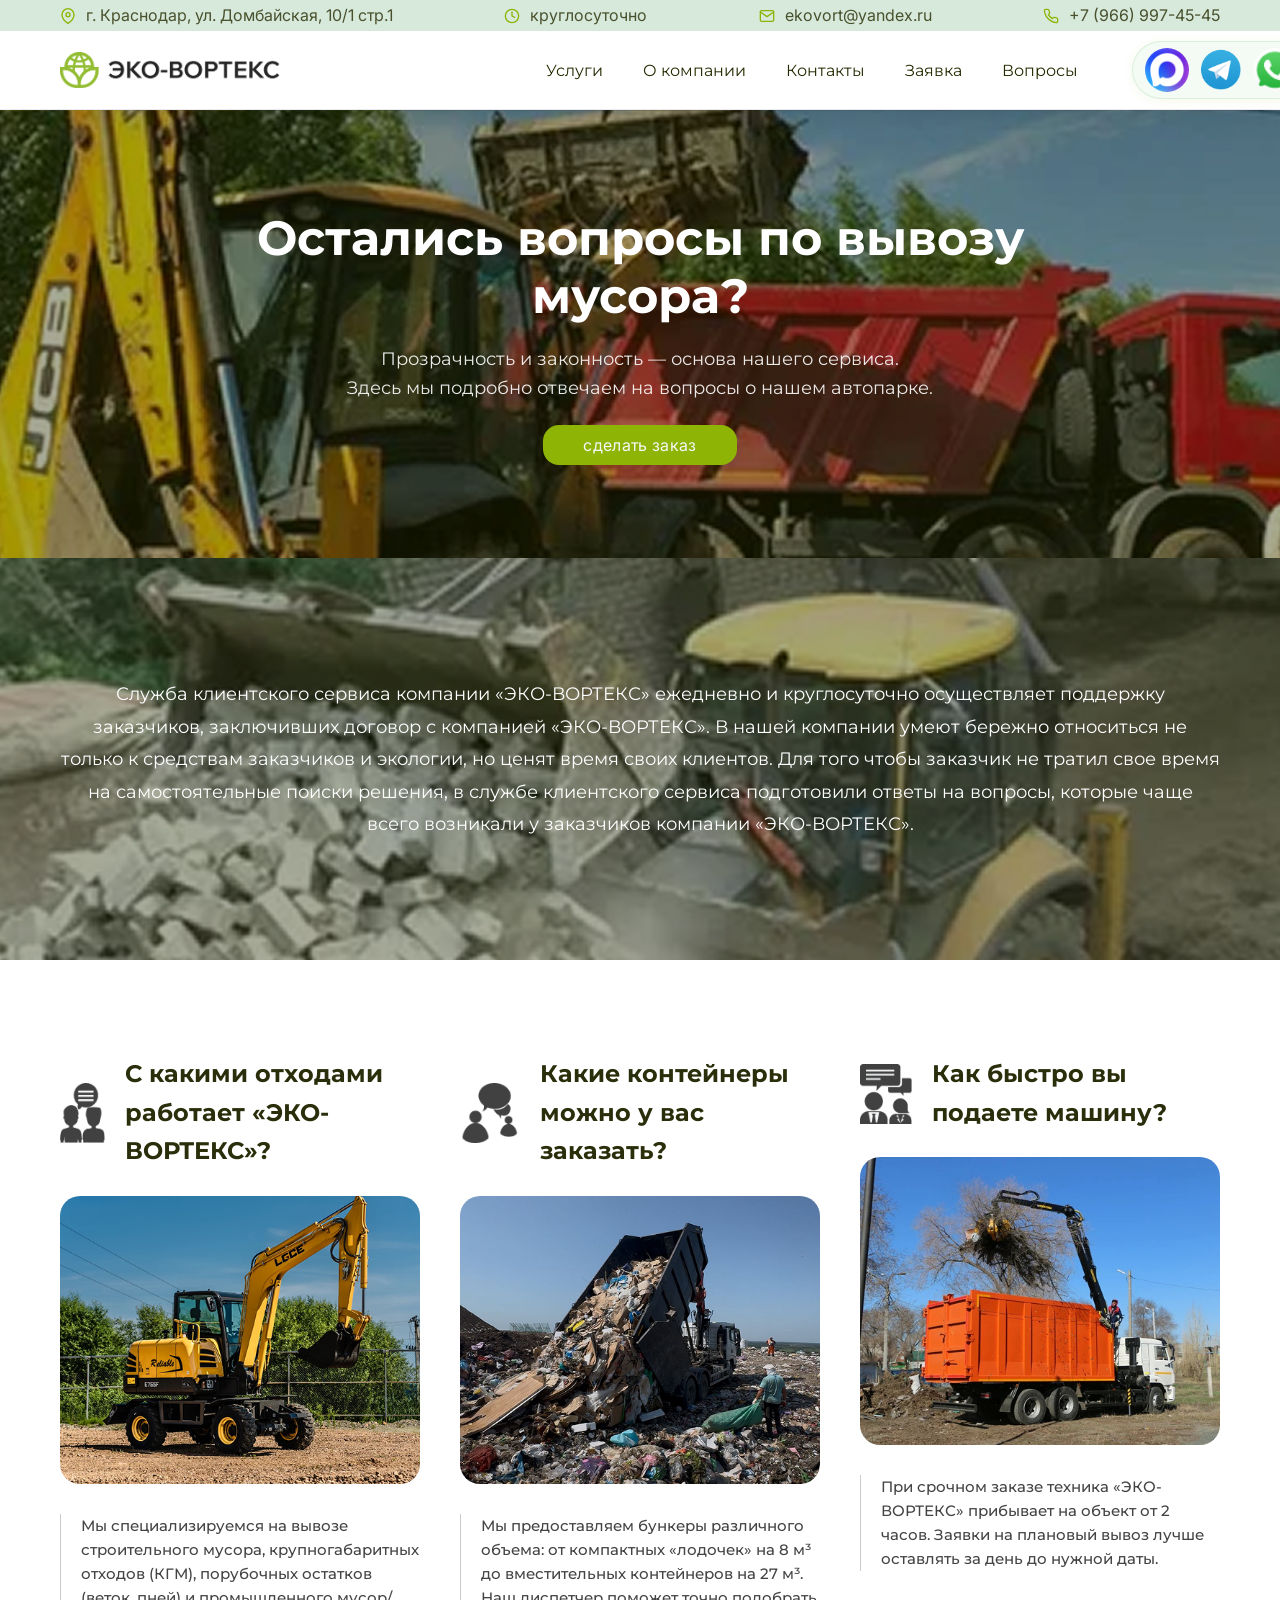
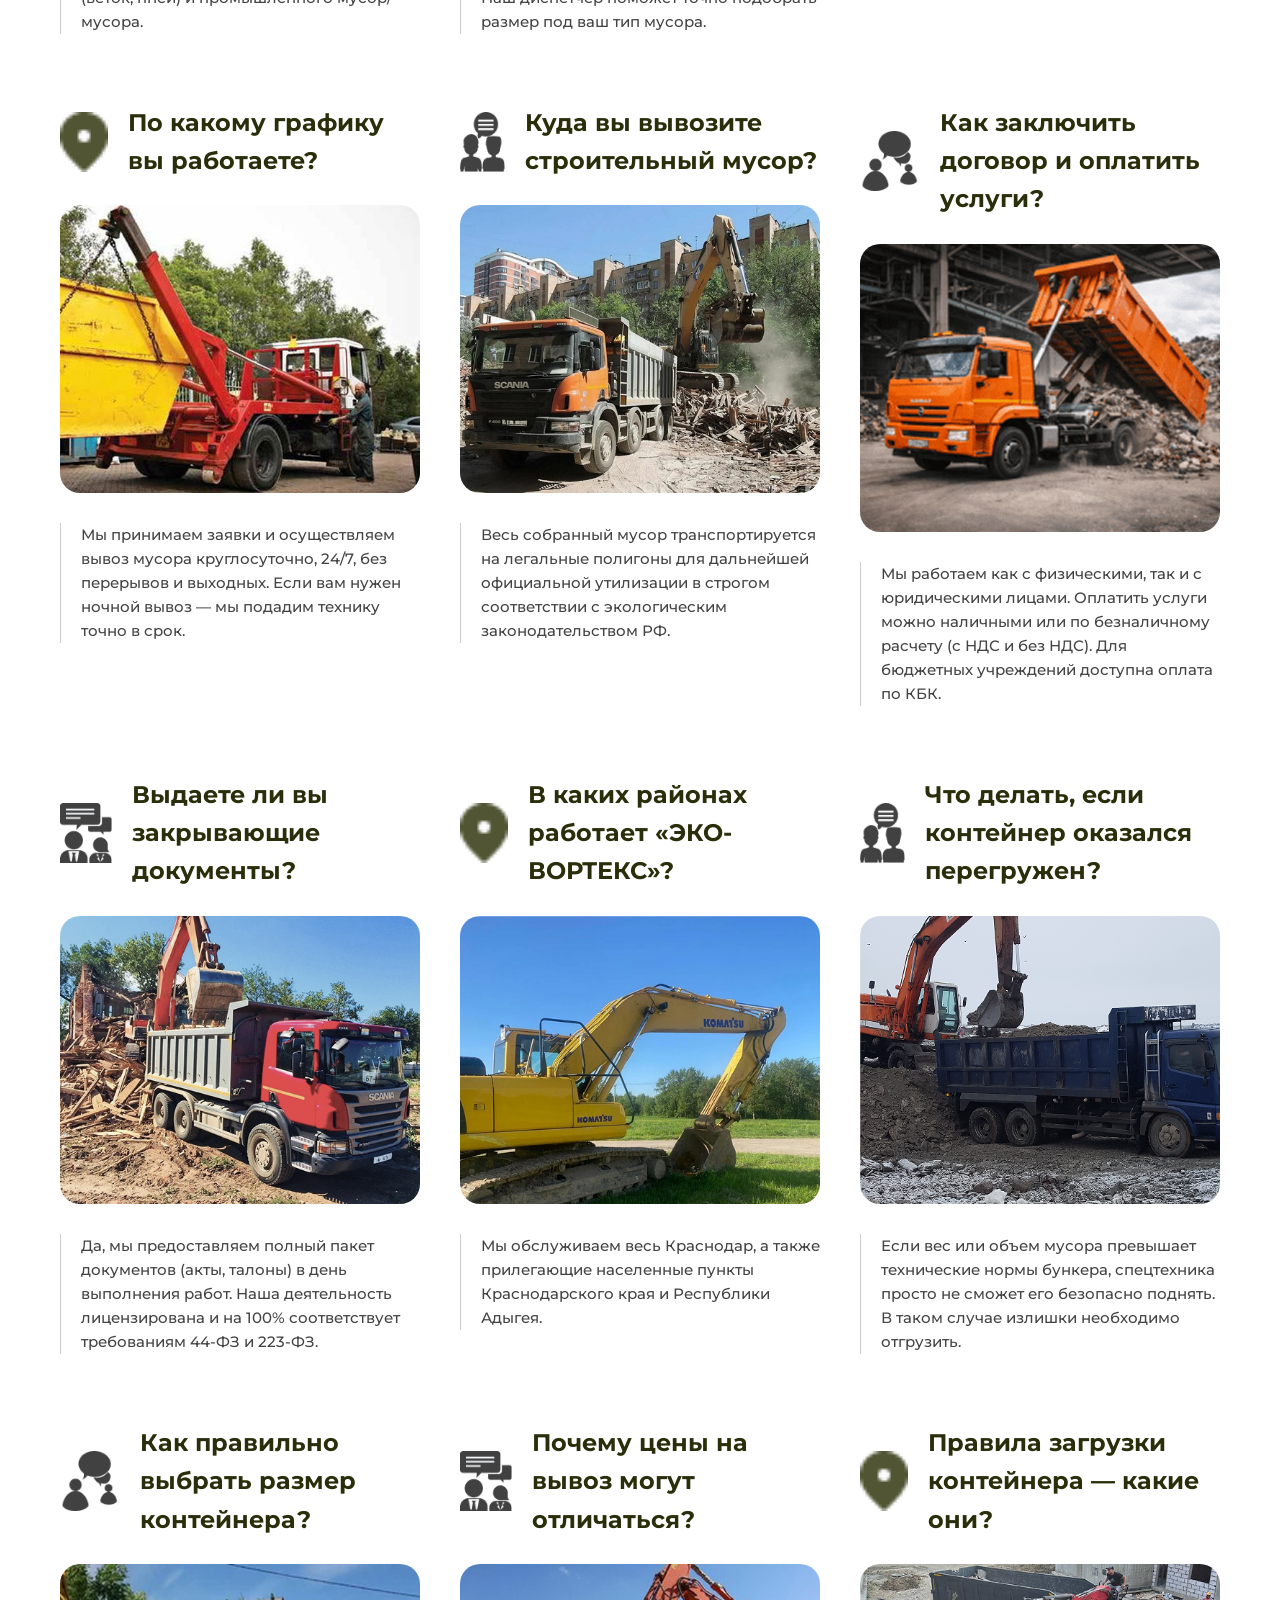
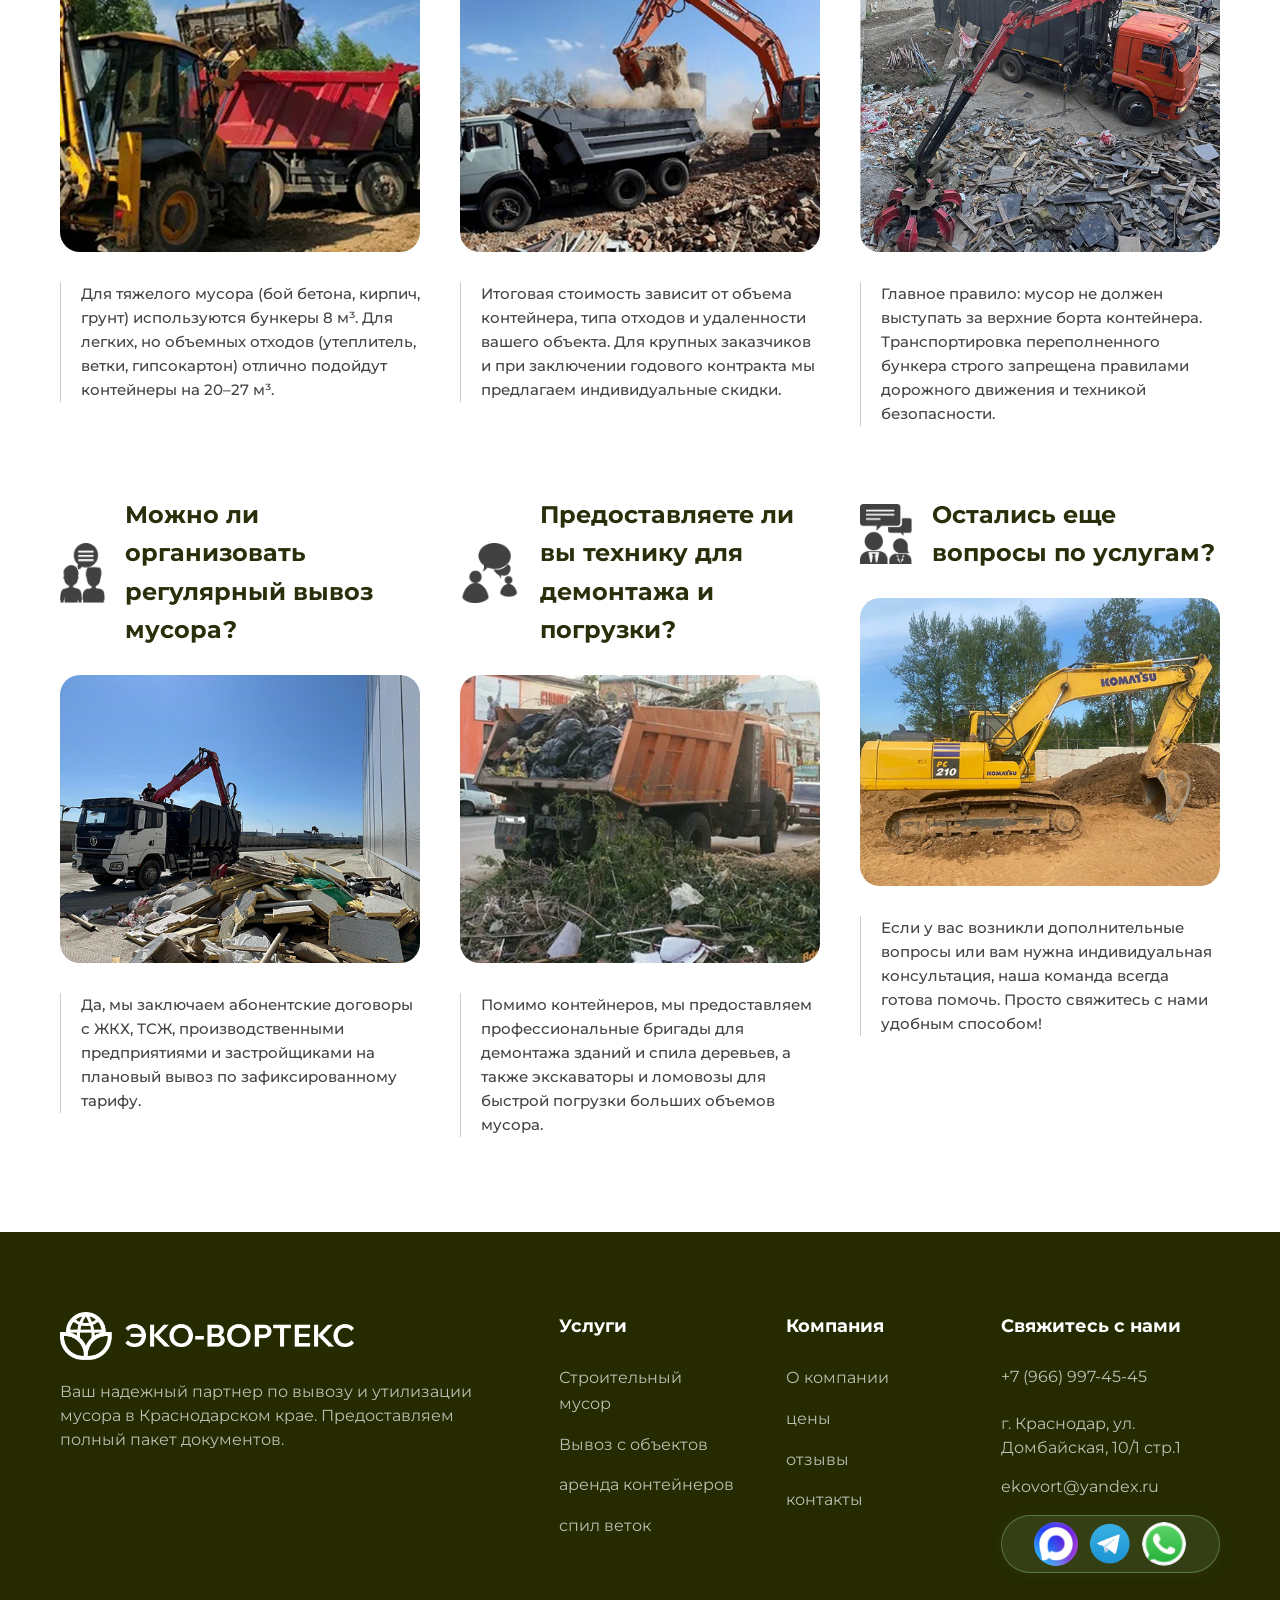
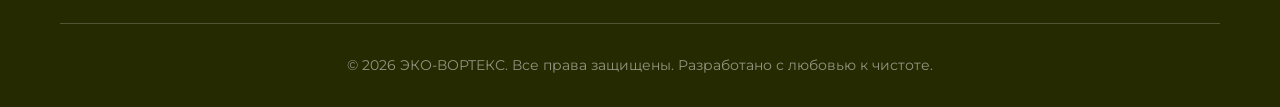
<file: voprosy.html>
<!DOCTYPE html>
<html lang="ru">

<head>
    <meta charset="UTF-8">
    <meta name="viewport" content="width=device-width, initial-scale=1.0">
    <title>Вопросы по вывозу мусора Краснодар | ЭКО-ВОРТЕКС</title>
    <meta name="description"
        content="Всё о легальном вывозе строительного мусора. Читайте ответы и оставляйте заявку на выезд прямо сейчас!">
    <link rel="stylesheet" href="css/main.css">
    <link rel="stylesheet" href="css/faq.css">
    <link rel="icon" href="images/favicon.png" type="image/png">
</head>

<body>
    <div id="header-placeholder"></div>
    <main>
        <section class="welcome-section" style="background-image: url('imagesyarik/banner.png');">
            <div class="container">
                <div class="welcome-content">
                    <h1>Остались вопросы по вывозу мусора?</h1>
                    <p>Прозрачность и законность — основа нашего сервиса.<br>
                        Здесь мы подробно отвечаем на вопросы о нашем автопарке.</p>
                    <a href="#" class="hero_btn " data-modal-open>сделать заказ</a>
                </div>
            </div>
        </section>

        <section class="info-banner" style="background-image: url('imagesyarik/facts.png');">
            <div class="container">
                <div class="info-banner-content">
                    <div class="info-text">
                        <p>Служба клиентского сервиса компании «ЭКО-ВОРТЕКС» ежедневно и круглосуточно осуществляет
                            поддержку заказчиков, заключивших договор с компанией «ЭКО-ВОРТЕКС». В нашей компании умеют
                            бережно относиться не только к средствам заказчиков и экологии, но ценят время своих
                            клиентов. Для того чтобы заказчик не тратил свое время на самостоятельные поиски решения, в
                            службе клиентского сервиса подготовили ответы на вопросы, которые чаще всего возникали у
                            заказчиков компании «ЭКО-ВОРТЕКС».</p>
                    </div>
                </div>
            </div>
        </section>

        <section class="faq-section">
            <div class="container">
                <div class="faq-grid" id="faqGrid">
                    <!-- Блок 1 -->
                    <div class="faq-item">
                        <div class="faq-head">
                            <img src="imagesyarik/talking.png" alt="icon" class="faq-icon-large">
                            <h4>С какими отходами работает «ЭКО-ВОРТЕКС»?</h4>
                        </div>
                        <div class="faq-image">
                            <img src="imagesyarik/forfaq/image.png" alt="Fact image">
                        </div>
                        <div class="faq-content">
                            <p>Мы специализируемся на вывозе строительного мусора, крупногабаритных отходов (КГМ),
                                порубочных остатков (веток, пней) и промышленного мусор/мусора.</p>
                        </div>
                    </div>

                    <!-- Блок 2 -->
                    <div class="faq-item">
                        <div class="faq-head">
                            <img src="imagesyarik/talking2.png" alt="icon" class="faq-icon-large">
                            <h4>Какие контейнеры можно у вас заказать?</h4>
                        </div>
                        <div class="faq-image">
                            <img src="imagesyarik/forfaq/image-1.png" alt="Fact image">
                        </div>
                        <div class="faq-content">
                            <p>Мы предоставляем бункеры различного объема: от компактных «лодочек» на 8 м³ до
                                вместительных контейнеров на 27 м³. Наш диспетчер поможет точно подобрать размер под ваш
                                тип мусора.</p>
                        </div>
                    </div>

                    <!-- Блок 3 -->
                    <div class="faq-item">
                        <div class="faq-head">
                            <img src="imagesyarik/Group.png" alt="icon" class="faq-icon-large">
                            <h4>Как быстро вы подаете машину?</h4>
                        </div>
                        <div class="faq-image">
                            <img src="imagesyarik/forfaq/image-2.png" alt="Fact image">
                        </div>
                        <div class="faq-content">
                            <p>При срочном заказе техника «ЭКО-ВОРТЕКС» прибывает на объект от 2 часов. Заявки на
                                плановый вывоз лучше оставлять за день до нужной даты.</p>
                        </div>
                    </div>
                    <div class="faq-item">
                        <div class="faq-head">
                            <img src="imagesyarik/icon.png" alt="icon" class="faq-icon-large">
                            <h4>По какому графику вы работаете?</h4>
                        </div>
                        <div class="faq-image">
                            <img src="imagesyarik/forfaq/image-3.png" alt="Fact image">
                        </div>
                        <div class="faq-content">
                            <p>Мы принимаем заявки и осуществляем вывоз мусора круглосуточно, 24/7, без перерывов и
                                выходных. Если вам нужен ночной вывоз — мы подадим технику точно в срок.</p>
                        </div>
                    </div>

                    <!-- Блок 5 -->
                    <div class="faq-item">
                        <div class="faq-head">
                            <img src="imagesyarik/talking.png" alt="icon" class="faq-icon-large">
                            <h4>Куда вы вывозите строительный мусор?</h4>
                        </div>
                        <div class="faq-image">
                            <img src="imagesyarik/forfaq/image-4.png" alt="Fact image">
                        </div>
                        <div class="faq-content">
                            <p>Весь собранный мусор транспортируется на легальные полигоны для дальнейшей официальной
                                утилизации в строгом соответствии с экологическим законодательством РФ.</p>
                        </div>
                    </div>

                    <!-- Блок 6 -->
                    <div class="faq-item">
                        <div class="faq-head">
                            <img src="imagesyarik/talking2.png" alt="icon" class="faq-icon-large">
                            <h4>Как заключить договор и оплатить услуги?</h4>
                        </div>
                        <div class="faq-image">
                            <img src="imagesyarik/forfaq/image-5.png" alt="Fact image">
                        </div>
                        <div class="faq-content">
                            <p>Мы работаем как с физическими, так и с юридическими лицами. Оплатить услуги можно
                                наличными или по безналичному расчету (с НДС и без НДС). Для бюджетных учреждений
                                доступна оплата по КБК.</p>
                        </div>
                    </div>

                    <!-- Блок 7 -->
                    <div class="faq-item">
                        <div class="faq-head">
                            <img src="imagesyarik/Group.png" alt="icon" class="faq-icon-large">
                            <h4>Выдаете ли вы закрывающие документы?</h4>
                        </div>
                        <div class="faq-image">
                            <img src="imagesyarik/forfaq/image-6.png" alt="Fact image">
                        </div>
                        <div class="faq-content">
                            <p>Да, мы предоставляем полный пакет документов (акты, талоны) в день выполнения работ. Наша
                                деятельность лицензирована и на 100% соответствует требованиям 44-ФЗ и 223-ФЗ.</p>
                        </div>
                    </div>

                    <!-- Блок 8 -->
                    <div class="faq-item">
                        <div class="faq-head">
                            <img src="imagesyarik/icon.png" alt="icon" class="faq-icon-large">
                            <h4>В каких районах работает «ЭКО-ВОРТЕКС»?</h4>
                        </div>
                        <div class="faq-image">
                            <img src="imagesyarik/forfaq/image-7.png" alt="Fact image">
                        </div>
                        <div class="faq-content">
                            <p>Мы обслуживаем весь Краснодар, а также прилегающие населенные пункты Краснодарского края
                                и Республики Адыгея.</p>
                        </div>
                    </div>

                    <!-- Блок 9 -->
                    <div class="faq-item">
                        <div class="faq-head">
                            <img src="imagesyarik/talking.png" alt="icon" class="faq-icon-large">
                            <h4>Что делать, если контейнер оказался перегружен?</h4>
                        </div>
                        <div class="faq-image">
                            <img src="imagesyarik/forfaq/image-8.png" alt="Fact image">
                        </div>
                        <div class="faq-content">
                            <p>Если вес или объем мусора превышает технические нормы бункера, спецтехника просто не
                                сможет его безопасно поднять. В таком случае излишки необходимо отгрузить.</p>
                        </div>
                    </div>

                    <!-- Блок 10 -->
                    <div class="faq-item">
                        <div class="faq-head">
                            <img src="imagesyarik/talking2.png" alt="icon" class="faq-icon-large">
                            <h4>Как правильно выбрать размер контейнера?</h4>
                        </div>
                        <div class="faq-image">
                            <img src="imagesyarik/forfaq/image-9.png" alt="Fact image">
                        </div>
                        <div class="faq-content">
                            <p>Для тяжелого мусора (бой бетона, кирпич, грунт) используются бункеры 8 м³. Для легких, но
                                объемных отходов (утеплитель, ветки, гипсокартон) отлично подойдут контейнеры на 20–27
                                м³.</p>
                        </div>
                    </div>

                    <!-- Блок 11 -->
                    <div class="faq-item">
                        <div class="faq-head">
                            <img src="imagesyarik/Group.png" alt="icon" class="faq-icon-large">
                            <h4>Почему цены на вывоз могут отличаться?</h4>
                        </div>
                        <div class="faq-image">
                            <img src="imagesyarik/forfaq/image-10.png" alt="Fact image">
                        </div>
                        <div class="faq-content">
                            <p>Итоговая стоимость зависит от объема контейнера, типа отходов и удаленности вашего
                                объекта. Для крупных заказчиков и при заключении годового контракта мы предлагаем
                                индивидуальные скидки.</p>
                        </div>
                    </div>

                    <!-- Блок 12 -->
                    <div class="faq-item">
                        <div class="faq-head">
                            <img src="imagesyarik/icon.png" alt="icon" class="faq-icon-large">
                            <h4>Правила загрузки контейнера — какие они?</h4>
                        </div>
                        <div class="faq-image">
                            <img src="imagesyarik/forfaq/image-11.png" alt="Fact image">
                        </div>
                        <div class="faq-content">
                            <p>Главное правило: мусор не должен выступать за верхние борта контейнера. Транспортировка
                                переполненного бункера строго запрещена правилами дорожного движения и техникой
                                безопасности.</p>
                        </div>
                    </div>

                    <!-- Блок 13 -->
                    <div class="faq-item">
                        <div class="faq-head">
                            <img src="imagesyarik/talking.png" alt="icon" class="faq-icon-large">
                            <h4>Можно ли организовать регулярный вывоз мусора?</h4>
                        </div>
                        <div class="faq-image">
                            <img src="imagesyarik/forfaq/image-12.png" alt="Fact image">
                        </div>
                        <div class="faq-content">
                            <p>Да, мы заключаем абонентские договоры с ЖКХ, ТСЖ, производственными предприятиями и
                                застройщиками на плановый вывоз по зафиксированному тарифу.</p>
                        </div>
                    </div>

                    <!-- Блок 14 -->
                    <div class="faq-item">
                        <div class="faq-head">
                            <img src="imagesyarik/talking2.png" alt="icon" class="faq-icon-large">
                            <h4>Предоставляете ли вы технику для демонтажа и погрузки?</h4>
                        </div>
                        <div class="faq-image">
                            <img src="imagesyarik/forfaq/image-13.png" alt="Fact image">
                        </div>
                        <div class="faq-content">
                            <p>Помимо контейнеров, мы предоставляем профессиональные бригады для демонтажа зданий и
                                спила деревьев, а также экскаваторы и ломовозы для быстрой погрузки больших объемов
                                мусора.</p>
                        </div>
                    </div>

                    <!-- Блок 15 -->
                    <div class="faq-item">
                        <div class="faq-head">
                            <img src="imagesyarik/Group.png" alt="icon" class="faq-icon-large">
                            <h4>Остались еще вопросы по услугам?</h4>
                        </div>
                        <div class="faq-image">
                            <img src="imagesyarik/forfaq/image-14.png" alt="Fact image">
                        </div>
                        <div class="faq-content">
                            <p>Если у вас возникли дополнительные вопросы или вам нужна индивидуальная консультация,
                                наша команда всегда готова помочь. Просто свяжитесь с нами удобным способом!</p>
                        </div>
                    </div>
                </div>

        </section>
    </main>
    <div id="footer-placeholder"></div>
    <script src="js/main.js"></script>
</body>

</html>
</file>
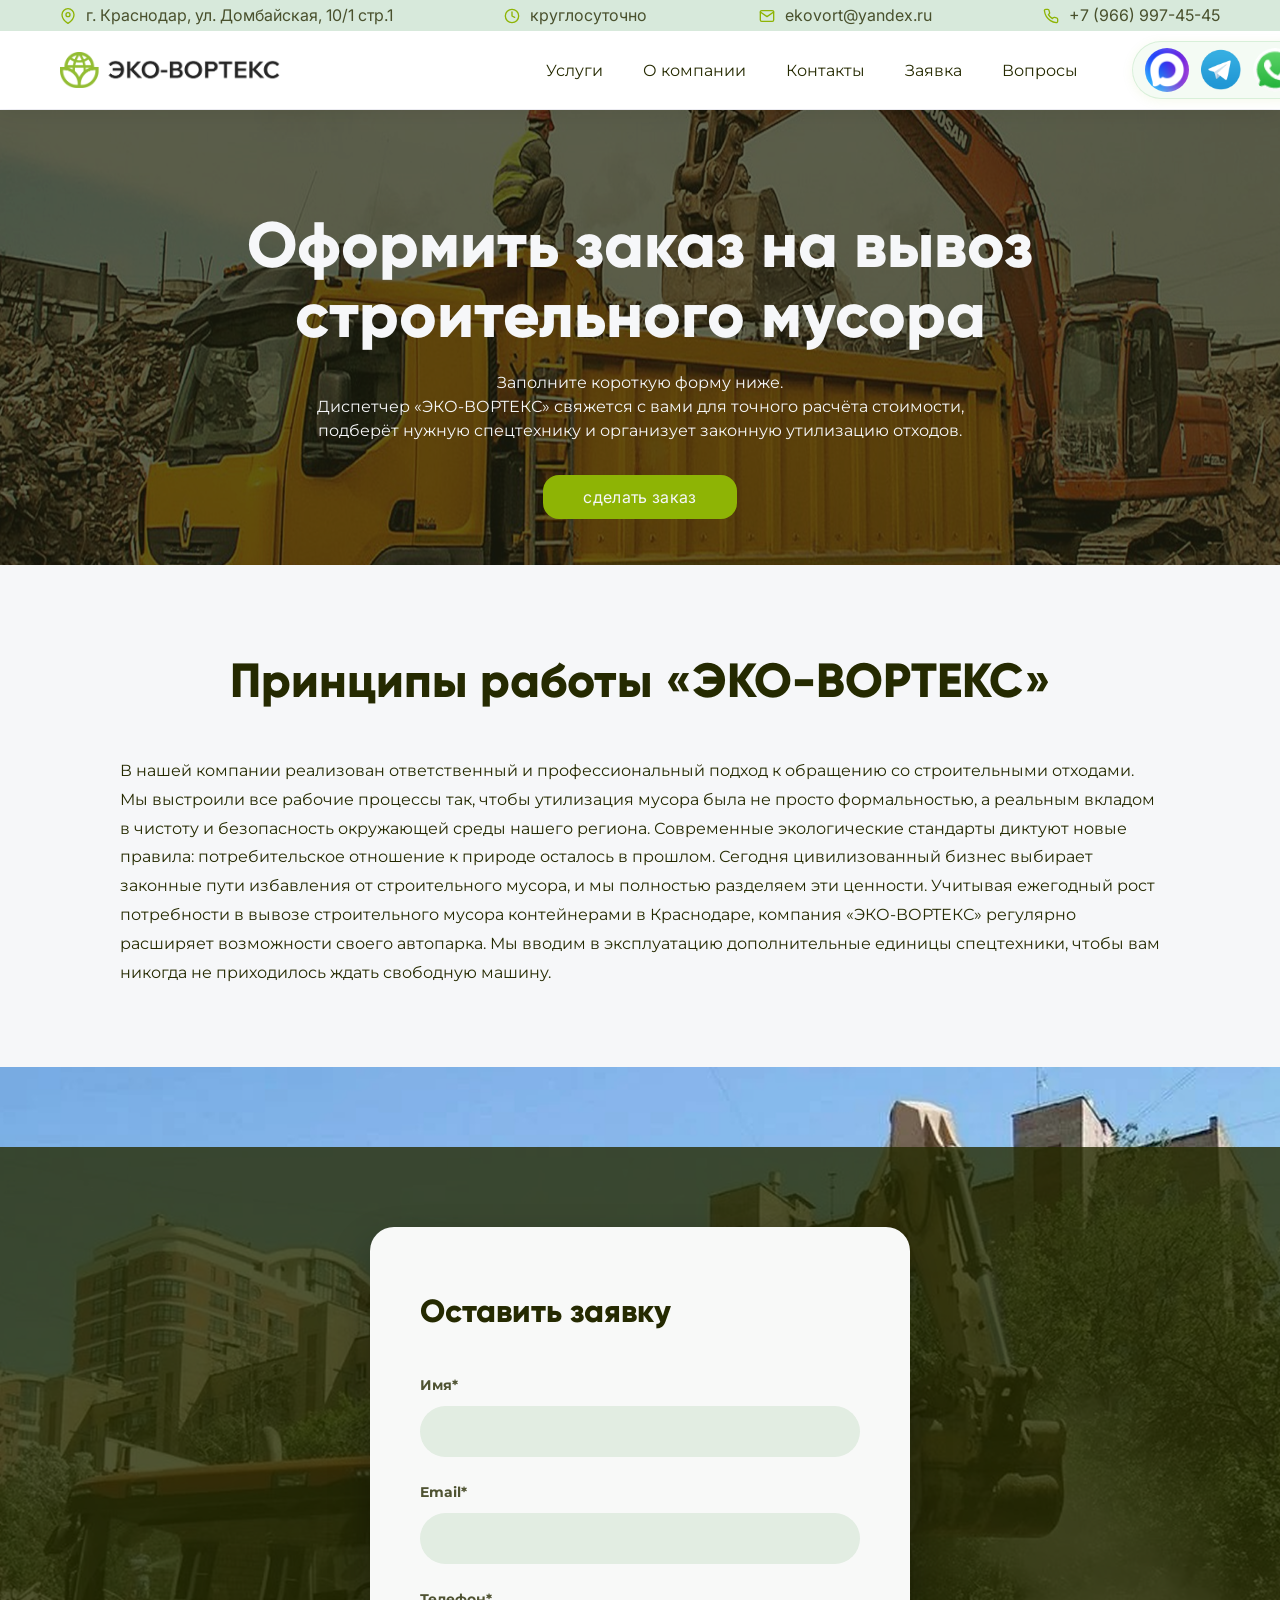
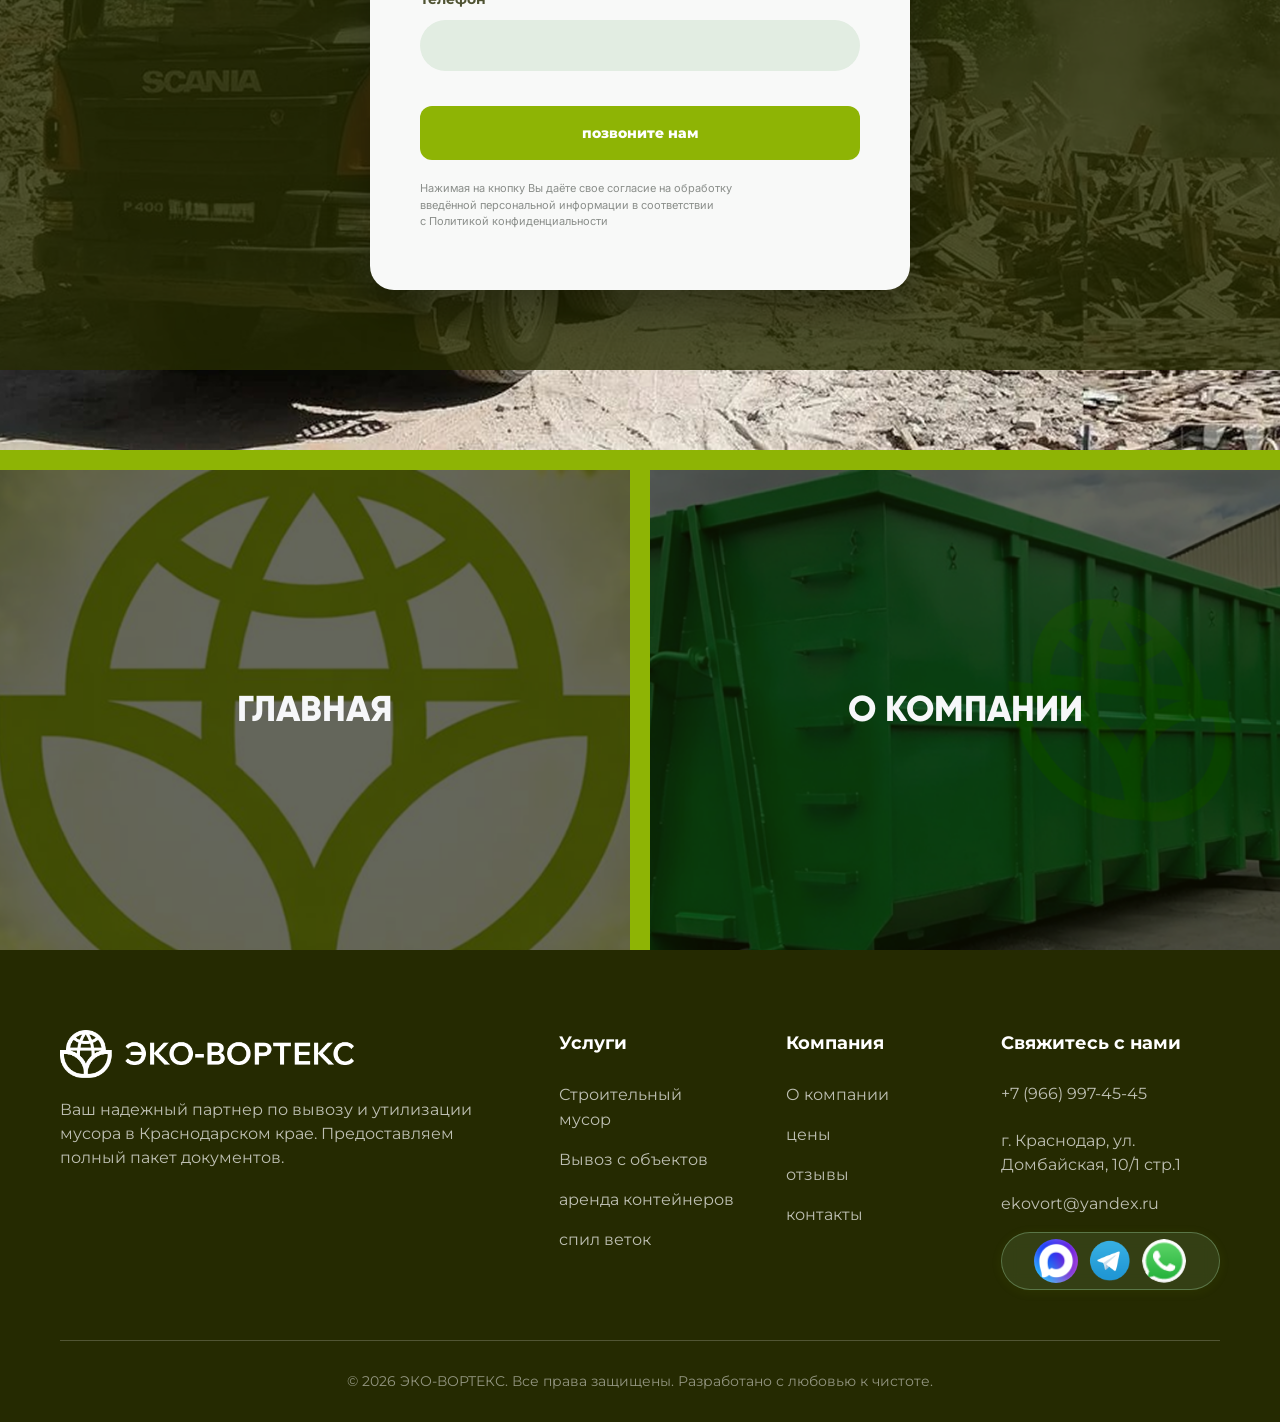
<file: zayavka.html>
<!DOCTYPE html>
<html lang="ru">

<head>
    <meta charset="UTF-8">
    <meta name="viewport" content="width=device-width, initial-scale=1.0">
    <title>Оставить заявку ЭКО-ВОРТЕКС: вывоз мусора Краснодар</title>
    <meta name="description"
        content="Планируете оставить заявку ЭКО-ВОРТЕКС? Гарантируем легальный вывоз строительного мусора. Заполните форму сейчас и забронируйте технику!">
    <link rel="stylesheet" href="css/main.css">
    <link rel="stylesheet" href="css/application.css">
    <link rel="stylesheet" href="css/about.css">
    <link rel="icon" href="images/favicon.png" type="image/png">
</head>

<body>
    <div id="header-placeholder"></div>
    <div id="modal-placeholder"></div>

    <main>

        <!-- Hero -->
        <section class="app-hero">
            <div class="container app-hero__content">
                <h1 class="app-hero__title">Оформить заказ на вывоз строительного мусора</h1>
                <p class="app-hero__desc">Заполните короткую форму ниже.<br>
                    Диспетчер «ЭКО-ВОРТЕКС» свяжется с вами для точного расчёта стоимости,<br>
                    подберёт нужную спецтехнику и организует законную утилизацию отходов.</p>
                <button class="hero-btn btn-primary">сделать заказ</button>
            </div>
        </section>

        <!-- Принципы -->
        <section class="app-principles">
            <div class="container">
                <h2 class="app-principles__title">Принципы работы «ЭКО-ВОРТЕКС»</h2>
                <p class="app-principles__text">
                    В нашей компании реализован ответственный и профессиональный подход к обращению со строительными
                    отходами. Мы выстроили все рабочие процессы так, чтобы утилизация мусора была не просто
                    формальностью, а реальным вкладом в чистоту и безопасность окружающей среды нашего региона.
                    Современные экологические стандарты диктуют новые правила: потребительское отношение к природе
                    осталось в прошлом. Сегодня цивилизованный бизнес выбирает законные пути избавления от
                    строительного мусора, и мы полностью разделяем эти ценности.
                    Учитывая ежегодный рост потребности в вывозе строительного мусора контейнерами в Краснодаре,
                    компания «ЭКО-ВОРТЕКС» регулярно расширяет возможности своего автопарка. Мы вводим в
                    эксплуатацию дополнительные единицы спецтехники, чтобы вам никогда не приходилось ждать
                    свободную машину.
                </p>
            </div>
        </section>

        <!-- Форма заявки -->
        <section class="app-form-section">
            <div class="app-form-dark">
                <div class="form-wrapper">
                    <h2>Оставить заявку</h2>
                    <form class="request-form">
                        <div class="form-group">
                            <label>Имя*</label>
                            <input type="text" placeholder="">
                        </div>
                        <div class="form-group">
                            <label>Email*</label>
                            <input type="email" placeholder="">
                        </div>
                        <div class="form-group">
                            <label>Телефон*</label>
                            <input type="tel" placeholder="">
                        </div>
                        <button type="submit" class="submit-btn">позвоните нам</button>
                    </form>
                    <p class="disclaimer">Нажимая на кнопку Вы даёте свое согласие на обработку<br>введённой
                        персональной информации в соответствии<br>с Политикой конфиденциальности</p>
                </div>
            </div>
        </section>

        <!-- Навигационные ссылки -->
        <section class="about_links">
            <div class="about_links_wrapper">
                <a href="./" class="about_links_item">
                    <img src="images/appimg1.png" alt="Главная" class="about_links_img">
                    <div class="about_links_overlay"></div>
                    <div class="about_links_text">Главная</div>
                </a>
                <div class="about_links_separator"></div>
                <a href="o-nas.html" class="about_links_item">
                    <img src="images/appimg2.png" alt="О компании" class="about_links_img">
                    <div class="about_links_overlay"></div>
                    <div class="about_links_text">О компании</div>
                </a>
            </div>
        </section>

    </main>

    <div id="footer-placeholder"></div>
    <script src="js/main.js"></script>
</body>

</html>
</file>
<file: css/main.css>
@import url('https://fonts.googleapis.com/css2?family=Montserrat:wght@400;500;600;700&family=Inter:wght@400;500;600;700&display=swap');

/* --- Gilroy Font --- */
@font-face {
    font-family: 'Gilroy';
    src: url('../Gilroy/Gilroy-ExtraBold.otf') format('opentype');
    font-weight: 800;
    font-style: normal;
}

@font-face {
    font-family: 'Gilroy';
    src: url('../Gilroy/Gilroy-Light.otf') format('opentype');
    font-weight: 300;
    font-style: normal;
}

:root {
    /* Fonts */
    --font-family: "Montserrat", sans-serif;
    --second-family: "Inter", sans-serif;
    --third-family: "Gilroy", sans-serif;

    /* Eco Vortex Brand Colors */
    --brand-green-light: #D7E9DB;
    --brand-green-lime: #8EB405;
    --brand-green-messenger: #A3D9A7;
    --brand-dark: #252a01;

    --text-gray: #666;
    --white: #fff;
    --bg-light: #f6f6fc;
}

/* --- CSS Reset & Base Styles --- */
html,
body {
    overflow-x: hidden;
    width: 100%;
    margin: 0;
    padding: 0;
    scrollbar-width: none;
    /* Firefox */
    -ms-overflow-style: none;
    /* IE/Edge */
}

body::-webkit-scrollbar {
    display: none;
    /* Chrome/Safari */
}

*,
*::before,
*::after {
    box-sizing: border-box;
    margin: 0;
    padding: 0;
}


ul,
ol {
    list-style: none;
}

a {
    text-decoration: none;
    color: inherit;
    transition: 0.3s;
}

button {
    cursor: pointer;
    border: none;
    background: none;
    font-family: inherit;
}

img {
    max-width: 100%;
    display: block;
}

body {
    font-family: var(--second-family);
    line-height: 1.5;
    background-color: var(--bg-light);
    color: var(--brand-dark);
}

.hero_desk {
    max-width: 866px;
    font-family: var(--font-family);
    font-weight: 400;
    font-size: 16px;
    line-height: 150%;
    text-align: center;
    color: #f6f7f9;
    margin-bottom: 20px;
}

.hero_title {
    text-align: center;
    max-width: 100%;
    font-family: var(--third-family);
    font-weight: 800;
    font-size: 64px;
    line-height: 100%;
    color: #f6f7f9;
    margin-bottom: 20px;
    word-break: normal;
    overflow-wrap: anywhere;
}

.hero_btn {
    border-radius: 16px;
    padding: 10px 40px;
    width: 250px;
    height: 39px;
    background: #8eb405;
    font-family: var(--second-family);
    font-weight: 400;
    font-size: 16px;
    line-height: 120%;
    letter-spacing: 0.02em;
    text-align: center;
    color: #f6f7f9;
}

/* --- Header Styles --- */
.header {
    max-width: 100%;
    background: #fff;
    box-shadow: 0 4px 20px rgba(0, 0, 0, 0.08);
    position: fixed;
    top: 0;
    left: 0;
    right: 0;
    z-index: 1000;
}

body {
    padding-top: 110px;
    /* Offset for fixed header */
}

/* Remove fixed positioning on mobile devices so header scrolls away naturally */
@media (max-width: 1024px) {
    .header {
        position: relative !important;
    }

    body {
        padding-top: 0 !important;
    }
}

.header__top {
    background-color: var(--brand-green-light);
    padding: 6px 0;
    font-size: 13px;
    font-family: var(--font-family);
    color: var(--brand-dark);
}

.container {
    max-width: 1720px;
    margin: 0 auto;
}

@media (max-width: 1919px) {
    .container {
        max-width: 100%;
        margin: 0 100px;
    }
}



.header__top .container {
    display: flex;
    justify-content: space-between;
    align-items: center;
}

.header__top-info {
    display: flex;
    justify-content: space-between;
    width: 100%;
    gap: 15px;
}

.header__top-phone {
    font-weight: 700;
}

@media (max-width: 991px) {
    .header__top {
        display: none;
    }
}

.info-item {
    display: flex;
    align-items: center;
    gap: 10px;
    stroke-width: 2px;
    stroke: rgba(37, 42, 1, 0.8);
    font-family: var(--second-family);
    font-weight: 400;
    font-size: 16px;
    line-height: 120%;
    color: rgba(37, 42, 1, 0.8);
}

.info-item img {
    width: 20px;
    height: 20px;
}

.info-item img[src*="map.png"] {
    width: 14px;
    height: 18px;
}


.header__main {
    padding: 10px 0;
    height: auto;
}

.header__inner {
    display: flex;
    align-items: center;
    justify-content: space-between;
    gap: 20px;
}

.logo {
    margin-right: 246px;
    display: flex;
    align-items: center;
    gap: 12px;
    flex-shrink: 0;
}

.logo img {
    width: 220px;
    height: auto;
}

.logo span {
    font-family: var(--font-family);
    font-weight: 700;
    font-size: 24px;
    color: var(--brand-dark);
}

.nav__list {
    width: 566px;
    height: 24px;
    display: flex;
    gap: 40px;
}

.nav__link {
    font-family: var(--font-family);
    font-weight: 400;
    font-size: 16px;
    line-height: 150%;
    color: #252a01;
}

.nav__link:hover {
    color: var(--brand-green-lime);
}

.header__actions {
    display: flex;
    align-items: center;
    gap: 12px;
    flex-shrink: 0;
}

/* --- Universal Messenger Icons --- */
.messenger-icon {
    width: 44px !important;
    height: 44px !important;
    border-radius: 50% !important;
    display: flex !important;
    justify-content: center !important;
    align-items: center !important;
    position: relative;
    overflow: hidden;
    transition: transform 0.25s ease, box-shadow 0.25s ease;
    flex-shrink: 0;
    background: transparent;
}

/* Original Max Icon Style - Universal */
.messenger-icon--max {
    background: transparent !important;
    box-shadow: none !important;
}

.messenger-icon--max img {
    width: 100% !important;
    height: 100% !important;
}

/* New circular icons for WA and TG - Universal */
.messenger-icon--wa,
.messenger-icon--tg {
    background: transparent !important;
    box-shadow: none !important;
}

.messenger-icon--wa img,
.messenger-icon--tg img {
    width: 100% !important;
    height: 100% !important;
}

.messenger-icon img {
    object-fit: contain;
    display: block;
}

.messenger-icon:hover {
    transform: scale(1.1) translateY(-1px);
}

/* --- Premium Messenger Group Wrapper --- */
.header__messengers {
    display: flex;
    align-items: center;
    gap: 10px;
    background: rgba(163, 217, 167, 0.12);
    border: 1px solid rgba(163, 217, 167, 0.35);
    border-radius: 100px;
    padding: 6px 12px;
    backdrop-filter: blur(8px);
    -webkit-backdrop-filter: blur(8px);
    box-shadow: 0 2px 12px rgba(142, 180, 5, 0.08);
    transition: box-shadow 0.3s ease;
}

.header__messengers:hover {
    box-shadow: 0 4px 15px rgba(142, 180, 5, 0.15);
}

/* Footer specific overrides for messengers */
.footer__messengers {
    justify-content: center !important;
    padding: 6px 12px !important;
}

/* --- Premium Call Button --- */
.btn-call {
    border-radius: 14px;
    padding: 0 24px;
    height: 52px;
    width: auto;
    min-width: 190px;
    background: linear-gradient(135deg, #8eb405 0%, #7a9c04 100%);
    font-family: var(--font-family);
    font-weight: 600;
    font-size: 15px;
    line-height: 1;
    color: #fff;
    display: inline-flex;
    align-items: center;
    justify-content: center;
    gap: 8px;
    box-shadow: 0 4px 16px rgba(142, 180, 5, 0.35), inset 0 1px 0 rgba(255, 255, 255, 0.15);
    transition: all 0.3s cubic-bezier(0.34, 1.56, 0.64, 1);
    letter-spacing: 0.01em;
    position: relative;
    overflow: hidden;
    white-space: nowrap;
}

.btn-call::before {
    content: '';
    position: absolute;
    inset: 0;
    background: linear-gradient(135deg, rgba(255, 255, 255, 0.15) 0%, transparent 60%);
    border-radius: inherit;
    pointer-events: none;
}

.btn-call__icon {
    display: flex;
    align-items: center;
    justify-content: center;
    width: 20px;
    height: 20px;
    flex-shrink: 0;
    opacity: 0.9;
}

.btn-call:hover {
    background: linear-gradient(135deg, #9dc706 0%, #8eb405 100%);
    box-shadow: 0 6px 24px rgba(142, 180, 5, 0.5), inset 0 1px 0 rgba(255, 255, 255, 0.2);
    transform: translateY(-1px) scale(1.02);
}

/* --- Service Section --- */
.service {
    padding: 120px 0;
    background-color: #f7f9f0;
}

.service__title {
    font-family: var(--third-family);
    font-weight: 800;
    font-size: 36px;
    line-height: 120%;
    letter-spacing: -0.02em;
    color: #252a01;
    margin-bottom: 40px;
}

.service__tabs {
    display: flex;
    gap: 10px;
    margin-bottom: 40px;
}

.service__tab {
    border-radius: 100px;
    padding: 5px 20px;
    width: 70px;
    height: 29px;
    border: 1px solid #ddd;
    transition: all 0.4s ease-in-out;
}

.service__tab:hover {
    border-color: var(--brand-green-lime);
    background: rgba(142, 180, 5, 0.05);
}

.service__block {
    display: none;
    align-items: center;
    gap: 60px;
    opacity: 0;
    transition: opacity 0.5s ease;
}

.service__block--active {
    display: flex;
    opacity: 1;
}

.service__left {
    flex: 0 0 540px;
    /* Fixed proportion */
}

.service__desc.is-animating,
.service__grid.is-animating {
    opacity: 0;
    transition: opacity 0.2s ease;
}

.service__desc.is-entering,
.service__grid.is-entering {
    opacity: 0;
    transform: translateX(100px);
    transition: none !important;
}

.service__desc {
    font-family: var(--font-family);
    font-weight: 400;
    font-size: 16px;
    line-height: 150%;
    color: #252a01;
    max-width: 560px;
    margin-bottom: 20px;
    transition: transform 0.4s ease-out, opacity 0.4s ease-out;
}

.service__grid {
    display: grid;
    grid-template-columns: repeat(2, 1fr);
    gap: 10px 40px;
    margin-bottom: 68px;
    transition: transform 0.4s ease-out, opacity 0.4s ease-out;
}

.service__stat {
    display: flex;
    flex-direction: column;
}

.service__stat-label {
    font-family: var(--font-family);
    font-weight: 400;
    font-size: 16px;
    line-height: 120%;
    color: #252a01;
}

.service__stat-value {
    font-family: var(--font-family);
    font-weight: 700;
    font-size: 16px;
    line-height: 120%;
    color: #252a01;
    white-space: nowrap;
}

.service__btn {
    border-radius: 16px;
    padding: 10px 40px;
    width: 230px;
    height: 48px;
    background: #8eb405;
    transition: all 0.4s ease-in-out;
}

.service__btn:hover {
    background: var(--brand-green-messenger);
    transform: translateY(-2px);
    box-shadow: 0 5px 15px rgba(142, 180, 5, 0.3);
}

.service__right {
    flex: 1;
}

.service__img-wrapper {
    position: relative;
    width: 100%;
    height: 700px;
    max-width: 1140px;
    min-width: 620px;
}

.service__main-img {
    position: absolute;
    top: 0;
    left: 0;
    width: 100%;
    height: 100%;
    border-radius: 16px;
    object-fit: cover;
    box-shadow: 0 20px 50px rgba(0, 0, 0, 0.08);
    opacity: 0;
    transition: opacity 0.5s ease-in-out;
}

.service__main-img.active {
    opacity: 1;
}

@media (max-width: 1200px) {
    .service__block {
        flex-direction: column;
        text-align: center;
    }

    .service__tabs {
        justify-content: center;
    }

    .service__grid {
        justify-items: center;
        text-align: center;
    }

    .service__desc {
        margin: 0 auto 40px;
    }
}

/* --- Hero Section --- */
.hero {
    position: relative;
    height: calc(100vh - 150px);
    min-height: 600px;
    padding: 0 clamp(16px, 5vw, 100px);
    display: flex;
    align-items: center;
    overflow: hidden;
    background-color: #000;
    box-sizing: border-box;
}

.hero::after {
    content: "";
    position: absolute;
    left: 0;
    top: 0;
    height: 100%;
    width: 100%;
    opacity: .7;
    z-index: 2;
}

.hero__video {
    position: absolute;
    top: 50%;
    left: 50%;
    transform: translate(-50%, -50%);
    width: 100%;
    height: 100%;
    object-fit: cover;
    z-index: 0;
}

.hero__overlay {
    position: absolute;
    inset: 0;
    background: rgba(0, 0, 0, 0.45);
    z-index: 1;
}


.hero .container {
    position: relative;
    z-index: 3;
    width: 100%;
}

.hero__content {
    max-width: 100%;
}

.hero__badges {
    display: flex;
    gap: 12px;
    margin-bottom: 30px;
}

.badge {
    height: 39px;
    display: flex;
    align-items: center;
    background-color: var(--brand-green-messenger);
    color: #f6f7f9;
    border-radius: 100px;
    padding: 5px 35px;
    font-family: var(--font-family);
    font-weight: 400;
    font-size: 24px;
    line-height: 120%;
    letter-spacing: -0.02em;
}

.hero__price {
    font-family: var(--third-family);
    font-weight: 800;
    font-size: 36px;
    line-height: 120%;
    color: #f6f7f9;
    margin-bottom: 35px;
}

.hero__list {
    margin-bottom: 50px;
}

.hero__item {
    font-family: var(--second-family);
    font-size: 20px;
    color: var(--white);
    margin-bottom: 15px;
    display: flex;
    align-items: center;
    gap: 15px;
}

.hero__item::before {
    content: '';
    display: inline-block;
    width: 24px;
    height: 24px;
    background: url('../images/galochka.png') no-repeat center / contain;
}

.hero__btn {
    width: 250px;
    height: 44px;
    padding: 10px 40px;
    background-color: var(--brand-green-lime);
    border-radius: 16px;
    font-family: var(--font-family);
    font-weight: 500;
    font-size: 16px;
    color: #fff;
    display: flex;
    justify-content: center;
    align-items: center;
    transition: 0.3s;
}

.hero__btn:hover {
    background-color: var(--brand-green-messenger);
}

/* --- Clients Section --- */
.clients {
    padding: 50px 0;
    background-color: #fff;
}

.clients .container {
    display: flex;
    flex-direction: column;
    gap: 0;
}

.clients_content {
    display: flex;
    gap: 80px;
    align-items: flex-start;
    width: 100%;
}

.clients__left {
    flex: 0 0 420px;
    max-width: 420px;
    position: sticky;
    top: 100px;
}

.clients__title {
    font-family: var(--third-family);
    font-weight: 800;
    font-size: 64px;
    line-height: 100%;
    color: #252a01;
    margin-bottom: 40px;
}

.clients__desc {
    font-family: var(--font-family);
    font-weight: 400;
    font-size: 16px;
    line-height: 150%;
    color: #252a01;
}

.clients__right {
    flex: 1;
    min-width: 0;
}

.clients__list {
    display: flex;
    flex-direction: column;
}

.clients__item {
    display: flex;
    align-items: center;
    gap: 24px;
    padding: 20px 0;
    border-bottom: 1px solid #e0e0e0;
    transition: background 0.2s ease;
}

.clients__item:first-child {
    padding-top: 0;
}

.clients__item-title {
    font-family: var(--second-family);
    font-weight: 700;
    font-size: 18px;
    line-height: 130%;
    color: #252a01;
    margin-bottom: 8px;
}

.clients__item-desc {
    font-family: var(--font-family);
    font-weight: 400;
    font-size: 15px;
    line-height: 145%;
    color: #555;
}

.clients__item:last-child {
    border-bottom: none;
}

.clients__item-icon {
    width: 60px;
    height: 60px;
    flex-shrink: 0;
    display: flex;
    justify-content: center;
    align-items: center;
    background: rgba(215, 233, 219, 0.5);
    border-radius: 16px;
    padding: 10px;
}

.clients__item-icon img {
    width: 38px;
    height: 38px;
    object-fit: contain;
}

.clients__item-text {
    font-family: var(--second-family);
    font-weight: 700;
    font-size: 20px;
    line-height: 120%;
    color: #252a01;
}

/* --- Slider Styles --- */
.clients__slider-section {
    margin-top: 80px;
    width: 100%;
}

.clients__slider-container {
    width: 100%;
    overflow: hidden;
    cursor: grab;
}

.clients__slider-container:active {
    cursor: grabbing;
}

.clients__slider {
    display: flex;
    gap: 40px;
    overflow-x: auto;
    scrollbar-width: none;
    -ms-overflow-style: none;
    padding-bottom: 20px;
    user-select: none;
}

.clients__slider::-webkit-scrollbar {
    display: none;
}

.clients__card {
    flex: 0 0 428px;
    border-radius: 16px;
    display: flex;
    flex-direction: column;
}

.clients__card-img {
    width: 428px;
    height: 331px;
    border-radius: 16px;
    margin-bottom: 25px;
    overflow: hidden;
}

.clients__card-img img {
    width: 100%;
    height: 100%;
    object-fit: cover;
    border-radius: 16px;
    display: block;
}

.clients__card-title {
    font-family: var(--font-family);
    font-weight: 700;
    font-size: 24px;
    line-height: 150%;
    color: #252a01;
    margin-bottom: 20px;
    text-align: left;
}

.clients__card-desc {
    font-family: var(--font-family);
    font-weight: 400;
    font-size: 16px;
    line-height: 150%;
    color: #252a01;
    max-width: 100%;
    text-align: left;
}

/* --- Calculate Section --- */
.calculate {
    position: relative;
    background: url('../images/stats_bg.png') no-repeat center / cover !important;
    display: flex;
    align-items: center;
    padding: 100px;
    min-height: 524px;
}

.calculate::after {
    content: '';
    position: absolute;
    top: 0;
    left: 0;
    right: 0;
    bottom: 0;
    /* background: rgba(0, 0, 0, 0.45); */
    z-index: 1;
}

.calculate .container {
    position: relative;
    z-index: 2;
    margin: 0;
    width: 100%;
}

.calculate__tittle {
    font-family: var(--third-family);
    font-weight: 800;
    font-size: 64px;
    line-height: 100%;
    color: #f6f7f9;
    margin-bottom: 10px;
}

.calculate__subtitle {
    font-family: var(--font-family);
    font-weight: 700;
    font-size: 24px;
    line-height: 150%;
    color: #f6f7f9;
    margin-bottom: 30px;
}

.calculate__btn {
    padding: 10px 40px;
    background-color: var(--brand-green-lime);
    border-radius: 16px;
    font-family: var(--font-family);
    font-weight: 700;
    font-size: 18px;
    color: #fff;
    transition: 0.3s;
    width: 311px;
    height: 52px;
}

.calculate__btn:hover {
    background-color: var(--brand-green-messenger);
    transform: translateY(-2px);
}


/* --- Stats Banner Section --- */
.stats {
    position: relative;
    padding: 120px 0;
    background: url('../images/truck_bg.png') no-repeat center / cover !important;
    text-align: center;
}

.stats::after {
    content: '';
    position: absolute;
    top: 0;
    left: 0;
    width: 100%;
    height: 100%;
    background: transparent;
    /* Overlay is in background-image now */
    z-index: 1;
}

.stats .container {
    position: relative;
    z-index: 2;
}

.stats__number {
    font-family: var(--third-family);
    font-weight: 800;
    font-size: 96px;
    line-height: 100%;
    color: #fff;
    margin-bottom: 20px;
}

.stats__text {
    font-family: var(--font-family);
    font-weight: 700;
    font-size: 24px;
    line-height: 140%;
    color: #fff;
    max-width: 900px;
    margin: 0 auto;
}

/* --- Numbers Section --- */
.numbers {
    padding: 50px 0;
    background-color: #fff;
}

.numbers__title {
    font-family: var(--third-family);
    font-weight: 800;
    font-size: 64px;
    line-height: 100%;
    text-align: center;
    color: #252a01;
    margin-bottom: 60px;
}

@media (max-width: 1024px) {
    .numbers__title {
        font-size: 48px;
        margin-bottom: 40px;
    }
}

@media (max-width: 768px) {
    .numbers__title {
        font-size: 32px;
        margin-bottom: 30px;
    }
}

.numbers__cards {
    display: grid;
    grid-template-columns: repeat(2, 1fr);
    gap: 30px;
    margin-bottom: 80px;
}

@media (max-width: 768px) {
    .numbers__cards {
        grid-template-columns: 1fr;
    }
}

.numbers__card {
    box-shadow: 0 10px 30px rgba(163, 217, 167, 0.2);
    background: linear-gradient(148deg, #d7e9db 0%, #a3d9a7 100%);
    border-radius: 20px;
    padding: 40px 30px;
    text-align: center;
    transition: transform 0.4s cubic-bezier(0.175, 0.885, 0.32, 1.275), box-shadow 0.4s ease;
    display: flex;
    flex-direction: column;
    justify-content: center;
}

.numbers__card:hover {
    transform: translateY(-10px);
    box-shadow: 0 20px 40px rgba(163, 217, 167, 0.4);
}

.numbers__card-val {
    font-family: var(--third-family);
    font-weight: 800;
    font-size: 64px;
    line-height: 100%;
    color: #252a01;
    margin-bottom: 5px;
}

@media (max-width: 768px) {
    .numbers__card-val {
        font-size: 48px;
    }
}

.numbers__card-label {
    font-family: var(--font-family);
    font-weight: 700;
    font-size: 24px;
    line-height: 120%;
    color: #252a01;
    margin-bottom: 15px;
}

@media (max-width: 768px) {
    .numbers__card-label {
        font-size: 20px;
        margin-bottom: 10px;
    }
}

.numbers__card-text {
    font-family: var(--font-family);
    font-size: 16px;
    line-height: 150%;
    color: #252a01;
}

.numbers__info {
    display: flex;
    justify-content: space-between;
    align-items: center;
    gap: 60px;
}

.numbers__info-text {
    flex: 2.5;
    font-family: var(--font-family);
    font-weight: 400;
    font-size: 24px;
    line-height: 150%;
    color: #252a01;
}

.numbers__info-text b {
    font-weight: 800;
}

.numbers__info-img {
    flex: 1;
    display: flex;
    justify-content: flex-end;
}

.numbers__info-img img {
    max-width: 420px;
    max-height: 393px;
}

@media (max-width: 991px) {
    .numbers__info {
        flex-direction: column;
        text-align: center;
        gap: 30px;
    }

    .numbers__info-img {
        justify-content: center;
    }
}


/* --- Mission Banner --- */
.mission {
    position: relative;
    padding: 120px 0;
    background: url('../images/gazel.png') no-repeat center / cover !important;
    text-align: center;
}

.mission::after {
    content: '';
    position: absolute;
    top: 0;
    left: 0;
    width: 100%;
    height: 100%;
    background: transparent;
    z-index: 1;
}

.mission .container {
    position: relative;
    z-index: 2;
}

.mission__text {
    font-family: var(--font-family);
    font-weight: 700;
    font-size: 24px;
    line-height: 150%;
    color: #fff;
    max-width: 900px;
    margin: 0 auto;
}

.features-detailed__title {
    font-family: var(--third-family);
    font-weight: 800;
    font-size: 64px;
    line-height: 120%;
    letter-spacing: -0.02em;
    text-align: center;
    color: #f6f7f9;
    margin-bottom: 5%;
}

/* --- Features Section --- */
.features {
    background-color: #fff;
}

.features__row {
    display: flex;
    justify-content: space-between;
    gap: 40px;
    margin-bottom: 60px;
}

.benefit {
    flex: 1;
}

.benefit__header {
    display: flex;
    align-items: center;
    gap: 35px;
    margin-bottom: 15px;
}

.benefit__icon {
    width: 80px;
    height: 80px;
    flex-shrink: 0;
}

.benefit__title {
    font-family: var(--third-family);
    font-weight: 800;
    font-size: 32px;
    line-height: 120%;
    letter-spacing: -0.02em;
    text-transform: capitalize;
    color: #252a01;
}

.benefit__desc {
    font-family: var(--font-family);
    font-weight: 400;
    font-size: 24px;
    line-height: 150%;
    text-align: justify;
    color: #252a01;
}

.features__cards {
    display: grid;
    grid-template-columns: repeat(6, 1fr);
    gap: 30px;
}

.features__cards .feature-card {
    grid-column: span 2;
}

.features__cards .feature-card:nth-child(4),
.features__cards .feature-card:nth-child(5) {
    grid-column: span 3;
}

@media (max-width: 768px) {
    .features__cards {
        grid-template-columns: 1fr;
    }

    .features__cards .feature-card,
    .features__cards .feature-card:nth-child(4),
    .features__cards .feature-card:nth-child(5) {
        grid-column: auto;
    }
}

.feature-card {
    height: 320px;
    background-color: #f6f7f9;
    border-radius: 20px;
    overflow: hidden;
    position: relative;
    transition: transform 0.4s ease, box-shadow 0.4s ease;
}

.feature-card:hover {
    transform: scale(1.02);
    box-shadow: 0 15px 35px rgba(0, 0, 0, 0.1);
}

.feature-card img {
    width: 100%;
    height: 100%;
    object-fit: cover;
    display: block;
    transition: transform 0.6s ease;
}

.feature-card:hover img {
    transform: scale(1.08);
}


/* --- Eco Vortex for You Section --- */
.eco_vortex_foryou {
    padding: 60px 0 100px 0;
    background-color: #fff;
}

.eco_vortex_foryou_tittle {
    font-family: var(--third-family);
    font-weight: 800;
    font-size: 64px;
    line-height: 100%;
    color: #252a01;
    text-align: center;
    margin-bottom: 80px;
}

.eco_vortex_foryou_cards {
    display: flex;
    justify-content: space-between;
    gap: 30px;
}

.eco_vortex_foryou_card {
    position: relative;
    flex: 1;
    background: #D7E9DB;
    border-radius: 24px;
    padding: 50px 40px;
    height: 280px;
    display: flex;
    flex-direction: column;
    justify-content: flex-end;
    overflow: hidden;
}

.eco_vortex_foryou_card_info {
    position: relative;
    z-index: 2;
}

.eco_vortex_foryou_card_title {
    font-family: var(--third-family);
    font-weight: 800;
    font-size: 40px;
    line-height: 100%;
    color: #252a01;
    margin-bottom: 20px;
}

.eco_vortex_foryou_card_desc {
    font-family: var(--font-family);
    font-weight: 400;
    font-size: 16px;
    line-height: 140%;
    color: #252a01;
}

.eco_vortex_foryou_card_icon {
    position: absolute;
    top: 50%;
    right: 20px;
    transform: translateY(-25%);
    width: 220px;
    height: auto;
    opacity: 0.15;
    z-index: 1;
    pointer-events: none;
    filter: brightness(0) saturate(100%) invert(11%) sepia(26%) saturate(2222%) hue-rotate(34deg) brightness(97%) contrast(101%);
}

@media (max-width: 1024px) {
    .eco_vortex_foryou_cards {
        flex-direction: column;
        gap: 24px;
    }

    .eco_vortex_foryou_tittle {
        font-size: 48px;
        margin-bottom: 40px;
    }

    .eco_vortex_foryou_card {
        height: auto;
        padding: 40px;
        min-height: 240px;
    }

    .eco_vortex_foryou_card_icon {
        width: 180px;
    }
}

/* ===== Section: features-detailed ===== */
.features-detailed {
    padding: 80px 0;
    background: url('../images/grid-section_images/Rectangle 30.png') no-repeat center / cover;
    position: relative;
}

.features-detailed::before {
    content: '';
    position: absolute;
    inset: 0;
    background: rgba(0, 0, 0, 0.45);
    z-index: 0;
}

.features-detailed .container {
    position: relative;
    z-index: 1;
}

.feature-card-detailed__title {
    font-family: var(--third-family);
    font-weight: 800;
    font-size: 36px;
    line-height: 120%;
    color: #252a01;
    margin-bottom: 20px;

}

.feature-card-detailed__desc {
    font-family: var(--font-family);
    font-weight: 400;
    font-size: 16px;
    line-height: 150%;
    text-align: justify;
    color: #252a01;
    flex-grow: 1;
    margin-bottom: 16px;
}

.feature-card-detailed__btn {
    border-radius: 16px;
    padding: 10px 40px;
    height: 52px;
    margin-top: 20px;
    background: #8eb405;

    font-family: var(--font-family);
    font-weight: 400;
    font-size: 16px;
    line-height: 120%;
    color: #252a01;
}

/* ===== Grid ===== */
.features-detailed_content {
    display: grid;
    grid-template-columns: repeat(6, 1fr);
    gap: 40px;
}

/* ===== Карточки ===== */
.feature-card-detailed {
    border-radius: 16px;
    overflow: hidden;
    display: flex;
    flex-direction: column;
    background: #fff;
    min-height: 0;
}

/* Картинки */
.feature-card-detailed img {
    width: 100%;
    height: 400px;
    object-fit: cover;
    flex-shrink: 0;
}

/* Контент */
.feature-card-detailed__content {
    padding: 24px;
    flex: 1;
    display: flex;
    flex-direction: column;
    justify-content: space-between;
}

/* ===== Верхний ряд: 3 карточки по 2 колонки ===== */
.features-detailed_content>.feature-card-detailed:nth-child(1),
.features-detailed_content>.feature-card-detailed:nth-child(2),
.features-detailed_content>.feature-card-detailed:nth-child(3) {
    grid-column: span 2;
}

/* ===== Нижний ряд: 2 карточки по 3 колонки ===== */
.features-detailed_content>.feature-card-detailed:nth-child(4),
.features-detailed_content>.feature-card-detailed:nth-child(5) {
    grid-column: span 3;
}

/* ===== Мобильный адаптив ===== */
@media (max-width: 768px) {
    .features-detailed {
        padding: 60px 0;
    }

    .features-detailed_content {
        grid-template-columns: 1fr;
        gap: 24px;
    }

    .features-detailed_content>.feature-card-detailed:nth-child(1),
    .features-detailed_content>.feature-card-detailed:nth-child(2),
    .features-detailed_content>.feature-card-detailed:nth-child(3),
    .features-detailed_content>.feature-card-detailed:nth-child(4),
    .features-detailed_content>.feature-card-detailed:nth-child(5) {
        grid-column: 1 / -1;
    }

    .feature-card-detailed img {
        height: 220px;
    }
}

/* --- Partners Section --- */
.partners {
    position: relative;
    padding: 50px 0 100px 0;
    background-color: #fff;
    overflow: hidden;
}

.partners .container {
    position: relative;
}

.partners__title {
    left: 0;
    top: 0;
    font-family: var(--third-family);
    font-weight: 800;
    font-size: 64px;
    line-height: 100%;
    color: #252a01;
    max-width: 400px;
    z-index: 3;
}

.partners__wrapper {
    position: relative;
    padding-left: 580px;
}

.partners__truck-left {
    position: absolute;
    left: -180px;
    top: 281px;
    width: 650px;
    z-index: 1;
}

.partners__truck-right {
    position: absolute;
    right: -130px;
    top: -55px;
    width: 700px;
    z-index: 1;
}

.partners__grid {
    display: grid;
    grid-template-columns: repeat(2, 558px);
    grid-auto-rows: 131px;
    gap: 15px;
    position: relative;
    z-index: 2;
}

.partner-box {
    width: 558px;
    height: 131px;
    background: var(--line, #f1f1f1);
    border-radius: 12px;
}

/* --- Process Section --- */
.process {
    position: relative;
    padding: 120px 0;
    overflow: hidden;
    color: #fff;
    text-align: center;
}

.process__video {
    position: absolute;
    top: 50%;
    left: 50%;
    transform: translate(-50%, -50%);
    width: 100%;
    height: 100%;
    object-fit: cover;
    z-index: 0;
}

.process::after {
    content: '';
    position: absolute;
    top: 0;
    left: 0;
    width: 100%;
    height: 100%;
    background: transparent;
    /* Убрано затемнение */
    z-index: 1;
}

.process .container {
    position: relative;
    z-index: 2;
}

.process__title {
    font-family: var(--third-family);
    font-weight: 800;
    font-size: 64px;
    line-height: 100%;
    margin-bottom: 80px;
}

.process__cards {
    display: grid;
    grid-template-columns: repeat(6, 1fr);
    gap: 30px;
}

.process__card {
    background: #fff;
    border-radius: 16px;
    overflow: hidden;
    text-align: left;
    display: flex;
    flex-direction: column;
    min-height: 500px;
}

.process__card:nth-child(-n+3) {
    grid-column: span 2;
}

.process__card:nth-child(n+4) {
    grid-column: span 3;
}

.process__card-img {
    height: 380px;
    background: #e4e4e4;
    overflow: hidden;
}

.process__card-img img {
    width: 100%;
    height: 100%;
    object-fit: cover;
}

.process__card-content {
    padding: 40px;
    flex: 1;
    display: flex;
    flex-direction: column;
}

.process__card-title {
    font-family: var(--font-family);
    font-weight: 800;
    font-size: 32px;
    color: #252a01;
    margin-bottom: 20px;
}

.process__card-text {
    font-family: var(--font-family);
    font-weight: 400;
    font-size: 16px;
    line-height: 150%;
    color: #252a01;
    margin-bottom: 30px;
    flex-grow: 1;
}

.process__card-btn {
    width: 100%;
    margin-top: auto;
}

/* --- Furniture Banner --- */
.furniture-banner {
    position: relative;
    padding: 150px 0;
    background: url('../images/divani.png') no-repeat center / cover !important;
    text-align: center;
}

.furniture-banner::after {
    content: '';
    position: absolute;
    top: 0;
    left: 0;
    width: 100%;
    height: 100%;
    background: transparent;
    /* Darkening removed */
    z-index: 1;
}

.furniture-banner .container {
    position: relative;
    z-index: 2;
}

.furniture-banner__text {
    font-family: var(--font-family);
    font-weight: 400;
    font-size: 24px;
    line-height: 150%;
    color: #fff;
    max-width: 900px;
    margin: 0 auto;
}

.furniture-banner__text b {
    font-weight: 800;
}

.furniture-banner__link {
    color: var(--brand-green-lime);
    font-weight: 700;
    text-decoration: underline;
    transition: color 0.3s ease, border-bottom 0.3s ease;
}

.furniture-banner__link:hover {
    color: #fff;
    text-decoration: none;
    border-bottom: 2px solid var(--brand-green-lime);
}

/* --- Reviews Section --- */
.reviews {
    padding: 100px 0;
    background-color: var(--bg-light);
}

.reviews__top {
    display: flex;
    justify-content: space-between;
    align-items: center;
    margin-bottom: 50px;
}

.reviews__title {
    font-family: var(--third-family);
    font-weight: 800;
    font-size: 64px;
    line-height: 100%;
    color: #252a01;
}

.reviews__nav {
    display: flex;
    gap: 20px;
}

.reviews__nav-btn {
    font-size: 32px;
    color: #252a01;
    transition: 0.3s;
}

.reviews__nav-btn:hover {
    color: var(--brand-green-lime);
}



.reviews__slider-container {
    width: 100%;
    overflow: hidden;
    cursor: grab;
}

.reviews__slider-container:active {
    cursor: grabbing;
}

.reviews__cards {
    display: flex;
    gap: 60px;
    overflow-x: auto;
    scrollbar-width: none;
    /* Firefox */
    -ms-overflow-style: none;
    /* IE/Edge */
    padding-bottom: 20px;
    /* Space for shadow/interaction */
    user-select: none;
    touch-action: pan-y;
}

.reviews__cards::-webkit-scrollbar {
    display: none;
    /* Safari/Chrome */
}

.review-card {
    max-width: 480px;
    display: flex;
    flex-direction: column;
    flex-shrink: 0;
}

.review-card__img {
    max-height: 480px;
    max-width: 480px;
    margin-bottom: 20px;
    border-radius: 16px;
    width: 100%;
    height: 600px;
    object-fit: cover;
}

.review-card__header {
    max-width: 480px;
    display: flex;
    justify-content: space-between;
    align-items: center;
    margin-bottom: 20px;
}

.review-card__heading {
    max-width: 480px;
    font-family: var(--font-family);
    font-weight: 700;
    font-size: 24px;
    line-height: 120%;
    letter-spacing: -0.02em;
    text-transform: capitalize;
    color: #252a01;
}

.review-card__stars {
    color: var(--brand-green-lime);
    font-size: 24px;
    letter-spacing: 2px;
}

.review-card__text {
    max-width: 480px;
    font-family: var(--font-family);
    font-weight: 400;
    font-size: 16px;
    line-height: 150%;
    text-align: left;
    color: #252a01;
    margin-bottom: 30px;
}

.review-card__author {
    max-width: 480px;
    font-family: var(--font-family);
    font-weight: 500;
    font-size: 16px;
    color: #252a01;
    text-align: right;
    margin-top: auto;
}

/* --- CTA Banner (Bottom Section) --- */
.cta-banner {
    position: relative;
    padding: 180px 0;
    background: url('../images/vmesto2gifki.jpg') no-repeat center / cover !important;
    text-align: center;
}

.cta-banner::after {
    content: '';
    position: absolute;
    top: 0;
    left: 0;
    width: 100%;
    height: 100%;
    background: transparent;
    /* Убрано зеленое затемнение */
    z-index: 1;
}

.cta-banner .container {
    position: relative;
    z-index: 2;
    display: flex;
    flex-direction: column;
    align-items: center;
}

.cta-banner__title {
    font-family: var(--font-family);
    font-weight: 700;
    font-size: 24px;
    line-height: 150%;
    color: #f6f7f9;
    margin-bottom: 40px;
}

.cta-banner__btn {
    background: var(--brand-green-lime);
    border-radius: 16px;
    padding: 15px 50px;
    color: #fff;
    font-family: var(--font-family);
    font-weight: 500;
    font-size: 18px;
    line-height: 120%;
    transition: 0.3s;
}

.cta-banner__btn:hover {
    background: var(--brand-green-messenger);
    transform: translateY(-2px);
}

/* --- Modal Contact Form --- */
.modal {
    position: fixed;
    top: 0;
    left: 0;
    width: 100%;
    height: 100%;
    background: rgba(37, 42, 1, 0.4);
    display: flex;
    justify-content: center;
    align-items: center;
    z-index: 1000;
    backdrop-filter: blur(8px);
    opacity: 0;
    visibility: hidden;
    transition: opacity 0.4s ease, visibility 0.4s ease;
}

.modal--active {
    opacity: 1;
    visibility: visible;
}

.modal__content {
    background: rgba(255, 255, 255, 0.9);
    backdrop-filter: blur(20px);
    border: 1px solid rgba(255, 255, 255, 0.6);
    padding: 50px 40px 40px;
    border-radius: 24px;
    width: 100%;
    max-width: 500px;
    position: relative;
    box-shadow: 0 40px 80px rgba(0, 0, 0, 0.2);
    text-align: center;
    transform: translateY(30px) scale(0.95);
    opacity: 0;
    transition: all 0.5s cubic-bezier(0.16, 1, 0.3, 1);
}

.modal--active .modal__content {
    transform: translateY(0) scale(1);
    opacity: 1;
}

.modal__close {
    position: absolute;
    top: 25px;
    right: 25px;
    font-size: 32px;
    color: #252a01;
    cursor: pointer;
    transition: 0.3s;
}

.modal__close:hover {
    color: var(--brand-green-lime);
}

.modal__title {
    font-family: var(--third-family);
    font-weight: 800;
    font-size: 36px;
    color: #252a01;
    margin-bottom: 15px;
}

.modal__subtitle {
    font-family: var(--font-family);
    font-size: 15px;
    line-height: 1.4;
    color: #666;
    margin-bottom: 30px;
}

.modal__form {
    display: flex;
    flex-direction: column;
    gap: 15px;
}

.modal__input {
    width: 100%;
    height: 54px;
    padding: 0 25px;
    border: 1px solid rgba(0, 0, 0, 0.1);
    background: rgba(255, 255, 255, 0.8);
    border-radius: 12px;
    font-family: var(--font-family);
    font-size: 16px;
    outline: none;
    transition: 0.3s;
}

.modal__input:focus {
    border-color: var(--brand-green-lime);
    background: #fff;
    box-shadow: 0 0 0 3px rgba(142, 180, 5, 0.1);
}

.modal__btn {
    height: 54px;
    background: var(--brand-green-lime);
    color: #fff;
    border-radius: 12px;
    font-family: var(--font-family);
    font-weight: 700;
    font-size: 18px;
    transition: 0.3s;
    margin-top: 5px;
}

.modal__btn:hover {
    background: var(--brand-green-messenger);
    transform: translateY(-2px);
    box-shadow: 0 5px 15px rgba(142, 180, 5, 0.3);
}

.modal__contacts {
    margin-top: 30px;
    padding-top: 25px;
    border-top: 1px solid rgba(0, 0, 0, 0.1);
}

.modal__contacts-text {
    font-family: var(--font-family);
    font-size: 14px;
    color: #666;
    margin-bottom: 15px;
}

.modal__contacts-links {
    display: flex;
    justify-content: space-between;
    align-items: center;
}

.modal__phone {
    font-family: var(--third-family);
    font-weight: 800;
    font-size: 24px;
    color: var(--brand-dark);
}

.modal__phone:hover {
    color: var(--brand-green-lime);
}

.modal__info-container {
    padding: 10px 0;
}

.modal__card-img-wrapper {
    margin-bottom: 25px;
    display: flex;
    justify-content: center;
    animation: fadeIn 0.6s ease;
}

.modal__card-img-wrapper img {
    width: 120px;
    height: 120px;
    object-fit: contain;
}

.modal__card-desc {
    line-height: 1.6;
    color: var(--brand-dark);
    font-size: 1.15rem;
    text-align: center;
    font-family: var(--font-family);
    animation: slideUp 0.6s ease;
}

@keyframes fadeIn {
    from {
        opacity: 0;
    }

    to {
        opacity: 1;
    }
}

@keyframes slideUp {
    from {
        opacity: 0;
        transform: translateY(15px);
    }

    to {
        opacity: 1;
        transform: translateY(0);
    }
}

.modal__socials {
    display: flex;
    gap: 10px;
}

/* Universal styles apply to .messenger-icon */

.footer {
    background-color: var(--brand-dark);
    /* #252a01 */
    color: #fff;
    padding-top: 80px;
}

.footer__top {
    display: flex;
    justify-content: space-between;
    align-items: flex-start;
    padding-bottom: 50px;
}

.footer__col-1 {
    width: 450px;
}

.footer__col-2 {
    width: 177px;
}

.footer__col-3 {
    width: 166px;
}

.footer__col-4 {
    width: 219px;
}

.footer__logo-wrap {
    display: flex;
    align-items: center;
    gap: 15px;
    margin-bottom: 20px;
}

.footer__logo-wrap img {
    height: 48px;
    object-fit: contain;
}

.footer__logo-text {
    font-family: var(--third-family);
    font-weight: 800;
    font-size: 32px;
    color: #fff;
}

.footer__desc {
    font-family: var(--font-family);
    font-weight: 400;
    font-size: 16px;
    line-height: 150%;
    color: rgba(255, 255, 255, 0.7);
}

.footer__heading {
    font-family: var(--font-family);
    font-weight: 700;
    font-size: 18px;
    color: #fff;
    margin-bottom: 25px;
}

.footer__list {
    display: flex;
    flex-direction: column;
    gap: 15px;
    list-style: none;
    padding: 0;
    margin: 0;
}

.footer__link {
    font-family: var(--font-family);
    font-weight: 400;
    font-size: 16px;
    color: rgba(255, 255, 255, 0.7);
    text-decoration: none;
    transition: 0.3s;
}

.footer__link:hover {
    color: #fff;
}

.footer__contact {
    font-family: var(--font-family);
    font-weight: 400;
    font-size: 16px;
    color: rgba(255, 255, 255, 0.7);
    line-height: 150%;
    display: flex;
    flex-direction: column;
    gap: 15px;
}

.footer__line {
    border-top: 1px solid rgba(255, 255, 255, 0.2);
}

.footer__bottom {
    padding: 30px 0;
    text-align: center;
}

.footer__copyright {
    font-family: var(--font-family);
    font-weight: 400;
    font-size: 14px;
    color: rgba(255, 255, 255, 0.5);
}

/* ============================================================
   PREMIUM MOBILE NAV — complete redesign
   ============================================================ */

/* Burger Button */
.burger {
    display: none;
    flex-direction: column;
    justify-content: center;
    align-items: center;
    gap: 6px;
    width: 48px;
    height: 48px;
    padding: 0;
    background: rgba(142, 180, 5, 0.1);
    border: 1px solid rgba(142, 180, 5, 0.2);
    border-radius: 10px;
    cursor: pointer;
    flex-shrink: 0;
    z-index: 1001;
    transition: background 0.2s ease, border-color 0.2s ease;
}

.burger:hover {
    background: rgba(142, 180, 5, 0.18);
    border-color: rgba(142, 180, 5, 0.4);
}

.burger__line {
    display: block;
    width: 24px;
    height: 2px;
    background: var(--brand-dark);
    border-radius: 2px;
    transition: transform 0.35s cubic-bezier(0.4, 0, 0.2, 1),
        opacity 0.2s ease,
        width 0.3s ease;
    transform-origin: center;
}

.burger--open {
    opacity: 0;
    pointer-events: none;
}

/* Mobile nav overlay */
.mobile-nav {
    position: fixed;
    inset: 0;
    z-index: 1000;
    pointer-events: none;
    visibility: hidden;
    transition: visibility 0s linear 0.4s;
}

.mobile-nav--open {
    pointer-events: all;
    visibility: visible;
    transition: visibility 0s linear 0s;
}

/* Backdrop */
.mobile-nav__backdrop {
    position: absolute;
    inset: 0;
    background: rgba(10, 12, 0, 0.6);
    opacity: 0;
    transition: opacity 0.35s ease;
    backdrop-filter: blur(6px);
    -webkit-backdrop-filter: blur(6px);
}

.mobile-nav--open .mobile-nav__backdrop {
    opacity: 1;
}

/* Panel — slides from right, premium glass-dark style */
.mobile-nav__panel {
    position: absolute;
    top: 0;
    right: 0;
    /* Slide from right */
    bottom: 0;
    width: 100vw;
    background: linear-gradient(160deg, #1c2000 0%, #252a01 60%, #1a1e00 100%);
    display: flex;
    flex-direction: column;
    transform: translateX(100%);
    /* Start off-screen right */
    transition: transform 0.42s cubic-bezier(0.4, 0, 0.2, 1);
    overflow-y: auto;
    overflow-x: hidden;
    box-shadow: -20px 0 60px rgba(0, 0, 0, 0.4);
    /* Shadow towards left */
    outline: none;
    padding: 0;
    scrollbar-width: thin;
    scrollbar-color: rgba(142, 180, 5, 0.3) transparent;
}

.mobile-nav--open .mobile-nav__panel {
    transform: translateX(0);
}

/* Header row */
.mobile-nav__header {
    display: flex;
    align-items: center;
    justify-content: space-between;
    padding: 18px 24px;
    background: rgba(255, 255, 255, 0.97);
    border-bottom: 1px solid rgba(142, 180, 5, 0.15);
    position: sticky;
    top: 0;
    z-index: 2;
    flex-shrink: 0;
}

.mobile-nav__logo img {
    height: 44px;
    width: auto;
    object-fit: contain;
}

/* Close btn — X with animated lines */
.mobile-nav__close {
    width: 44px;
    height: 44px;
    position: relative;
    background: rgba(37, 42, 1, 0.08);
    border: none;
    border-radius: 8px;
    cursor: pointer;
    transition: background 0.2s ease;
    flex-shrink: 0;
}

.mobile-nav__close:hover {
    background: rgba(37, 42, 1, 0.15);
}

.mobile-nav__close span {
    position: absolute;
    top: 50%;
    left: 50%;
    width: 18px;
    height: 2px;
    background: var(--brand-dark);
    border-radius: 2px;
}

.mobile-nav__close span:first-child {
    transform: translate(-50%, -50%) rotate(45deg);
}

.mobile-nav__close span:last-child {
    transform: translate(-50%, -50%) rotate(-45deg);
}

/* Ensure mobile nav close button is in similar spot to burger for seamless UX */
.mobile-nav__header {
    height: 74px;
    /* Matches mobile header height approx */
}

/* Nav list */
.mobile-nav__list {
    display: flex;
    flex-direction: column;
    padding: 24px 20px 16px;
    gap: 4px;
    list-style: none;
    margin: 0;
}

.mobile-nav__item {
    position: relative;
}

.mobile-nav__link {
    display: flex;
    align-items: center;
    justify-content: space-between;
    width: 100%;
    min-height: 54px;
    padding: 0 18px;
    font-family: var(--font-family);
    font-weight: 600;
    font-size: 18px;
    color: rgba(255, 255, 255, 0.92);
    text-decoration: none;
    border-radius: 14px;
    transition: all 0.22s ease;
    background: rgba(255, 255, 255, 0.04);
    letter-spacing: 0.01em;
}

.mobile-nav__link:hover,
.mobile-nav__link:focus {
    color: #c9eb5a;
    background: rgba(142, 180, 5, 0.12);
}

.mobile-nav__link:active {
    transform: scale(0.98);
}

/* Active page indicator */
.mobile-nav__link.is-active {
    color: #c9eb5a;
    background: rgba(142, 180, 5, 0.15);
    border-left: 3px solid var(--brand-green-lime);
}

/* Accordion */
.mobile-nav__accordion-btn {
    border: none;
    background: rgba(255, 255, 255, 0.04);
    cursor: pointer;
    text-align: left;
}

.accordion-icon {
    transition: transform 0.3s cubic-bezier(0.4, 0, 0.2, 1);
    color: rgba(255, 255, 255, 0.5);
    flex-shrink: 0;
}

.mobile-nav__accordion--open .accordion-icon {
    transform: rotate(180deg);
    color: var(--brand-green-lime);
}

.mobile-nav__accordion-content {
    max-height: 0;
    overflow: hidden;
    transition: max-height 0.35s cubic-bezier(0.4, 0, 0.2, 1),
        opacity 0.25s ease;
    opacity: 0;
}

.mobile-nav__accordion--open .mobile-nav__accordion-content {
    max-height: 500px;
    opacity: 1;
    padding: 4px 0 8px;
}

.mobile-nav__sublist {
    list-style: none;
    padding: 0 0 0 18px;
    display: flex;
    flex-direction: column;
    gap: 2px;
}

.mobile-nav__sublink {
    display: flex;
    align-items: center;
    gap: 10px;
    padding: 12px 16px;
    font-family: var(--font-family);
    font-size: 15px;
    color: rgba(255, 255, 255, 0.6);
    text-decoration: none;
    transition: all 0.2s ease;
    border-radius: 10px;
    border-left: none;
    position: relative;
}

.mobile-nav__sublink::before {
    content: '';
    width: 5px;
    height: 5px;
    border-radius: 50%;
    background: rgba(142, 180, 5, 0.5);
    flex-shrink: 0;
    transition: background 0.2s;
}

.mobile-nav__sublink:hover {
    color: #c9eb5a;
    background: rgba(142, 180, 5, 0.1);
}

.mobile-nav__sublink:hover::before {
    background: var(--brand-green-lime);
}

/* Divider line */
.mobile-nav__divider {
    height: 1px;
    margin: 8px 20px;
    background: rgba(255, 255, 255, 0.07);
    flex-shrink: 0;
}

/* Footer section */
.mobile-nav__footer {
    margin-top: auto;
    padding: 24px 20px 32px;
    display: flex;
    flex-direction: column;
    gap: 16px;
    border-top: 1px solid rgba(255, 255, 255, 0.07);
    flex-shrink: 0;
}

.mobile-nav__footer-label {
    font-family: var(--font-family);
    font-size: 12px;
    font-weight: 500;
    color: rgba(255, 255, 255, 0.3);
    letter-spacing: 0.08em;
    text-transform: uppercase;
}

.mobile-nav__actions {
    display: flex;
    flex-direction: column;
    width: 100%;
}

.mobile-nav__call {
    width: 100%;
    height: 54px;
    border-radius: 14px;
    font-size: 16px;
    font-weight: 700;
    letter-spacing: 0.01em;
    background: linear-gradient(135deg, #8eb405 0%, #7a9c04 100%);
    box-shadow: 0 6px 24px rgba(142, 180, 5, 0.3);
    transition: all 0.25s cubic-bezier(0.34, 1.56, 0.64, 1);
}

.mobile-nav__call:hover {
    transform: translateY(-1px);
    box-shadow: 0 8px 28px rgba(142, 180, 5, 0.45);
}

.mobile-nav__messenger-group {
    display: flex;
    justify-content: space-evenly;
    align-items: center;
    gap: 16px;
    width: 100%;
    margin-top: 16px;
}

.mobile-nav__messenger-group .messenger-icon {
    width: 56px;
    height: 56px;
    border-radius: 50%;
    box-shadow: 0 4px 12px rgba(0, 0, 0, 0.15);
}

/* Phone number block */
.mobile-nav__phone {
    display: flex;
    align-items: center;
    gap: 10px;
    color: rgba(255, 255, 255, 0.8);
    font-family: var(--third-family);
    font-weight: 800;
    font-size: 22px;
    text-decoration: none;
    transition: color 0.2s;
    padding: 0 4px;
}

.mobile-nav__phone:hover {
    color: #c9eb5a;
}

.mobile-nav__phone-icon {
    width: 36px;
    height: 36px;
    background: rgba(142, 180, 5, 0.15);
    border-radius: 10px;
    display: flex;
    align-items: center;
    justify-content: center;
    flex-shrink: 0;
    color: var(--brand-green-lime);
}

/* Scroll lock */
.body--locked {
    overflow: hidden;
    touch-action: none;
}

/* ============================================================
   ACTIVE TAB & SERVICE TRANSITIONS
   ============================================================ */
.service__tab--active {
    background-color: #a3d9a7;
    color: #fff !important;
}

.service__right {
    transition: opacity 0.3s ease;
}

/* ============================================================
   RESPONSIVE BREAKPOINTS
   ============================================================ */

/* --- 1440px: slight padding reduction --- */
@media (max-width: 1440px) {
    .container {
        margin: 0 60px;
    }

    .partners__wrapper {
        padding-left: 420px;
    }

    .partners__grid {
        grid-template-columns: repeat(2, 1fr);
    }

    .partner-box {
        width: 100%;
    }
}

/* --- 1200px: two-column → single for service, hide trucks --- */
@media (max-width: 1200px) {
    .container {
        margin: 0 40px;
    }

    /* Header */
    .nav {
        display: none;
    }

    .burger {
        display: flex;
    }

    /* Header actions: hide call button on tablet but show burger */
    .header__main {
        height: auto;
        padding: 20px 0;
    }

    /* Service: Image BEFORE Text on mobile */
    .service__block {
        display: flex;
        flex-direction: column;
        gap: 15px;
    }

    .service__right {
        order: -1;
        width: 100%;
        margin-top: 10px;
        margin-bottom: 0px;
    }

    .service__left {
        flex: unset;
        width: 100%;
        max-width: 600px;
        margin: 0 auto;
    }

    .service__tabs {
        justify-content: center;
    }

    .service__grid {
        justify-items: center;
        text-align: center;
    }

    .service__desc {
        margin: 0 auto 20px;
    }

    .service__right {
        width: 100%;
        margin-top: 32px;
    }

    .service__img-wrapper {
        height: 400px;
        min-width: unset;
        max-width: 100%;
    }

    /* Partners */
    .partners__wrapper {
        padding-left: 0;
    }

    .partners__title {
        position: static;
        margin-bottom: 40px;
        text-align: center;
        max-width: 100%;
        font-size: clamp(36px, 6vw, 64px);
    }

    .partners__grid {
        grid-template-columns: 1fr 1fr;
    }

    .partner-box {
        width: 100%;
    }

    .partners__truck-left,
    .partners__truck-right {
        display: none;
    }
}

/* --- 1024px: moderate mobile layout --- */
@media (max-width: 1024px) {
    .container {
        margin: 0 32px;
    }

    /* Hero */
    .hero {
        padding: 0 32px;
        min-height: 520px;
    }

    .hero__title {
        font-size: clamp(40px, 6vw, 64px);
    }

    /* Clients */
    .clients .container {
        flex-direction: column;
        gap: 48px;
    }

    .clients__left {
        max-width: 100%;
    }

    .clients__title {
        font-size: clamp(36px, 6vw, 56px);
    }

    /* Numbers */
    .numbers__cards {
        flex-wrap: wrap;
    }

    .numbers__card {
        min-width: calc(50% - 15px);
    }

    .numbers__info {
        flex-direction: column;
        gap: 32px;
    }

    .numbers__info-img {
        justify-content: center;
    }

    /* Process */
    .process__cards {
        flex-direction: column;
        align-items: center;
    }

    .process__card {
        width: 100%;
        max-width: 540px;
        height: auto;
    }

    /* Footer */
    .footer__top {
        flex-wrap: wrap;
        gap: 40px;
    }

    .footer__col-1,
    .footer__col-2,
    .footer__col-3,
    .footer__col-4 {
        width: calc(50% - 20px);
    }
}

@media (max-width: 1200px) {
    .container {
        padding: 0 30px;
    }

    .header__content {
        gap: 30px;
    }

    .service__container {
        flex-direction: column;
        text-align: center;
    }

    .service__tabs {
        justify-content: center;
    }

    .service__grid {
        justify-content: center;
        transform: none;
        padding-right: 0;
    }

    .service__right {
        width: 100%;
        margin-top: 50px;
    }

    .service__right img {
        max-width: 600px;
    }

    .partners__wrapper {
        padding-left: 0;
    }

    .partners__title {
        position: static;
        margin-bottom: 50px;
        text-align: center;
        max-width: 100%;
    }

    .partners__grid {
        grid-template-columns: 1fr 1fr;
    }

    .partner-box {
        width: 100%;
    }

    .partners__truck-left,
    .partners__truck-right {
        display: none;
    }
}

@media (max-width: 992px) {
    .hero__title {
        font-size: 60px;
    }

    .hero__content {
        padding: 100px 0;
    }

    .calculate__container {
        flex-direction: column;
        border: none;
        padding: 20px;
    }

    .numbers__cards {
        flex-direction: column;
        gap: 40px;
    }

    .features__cards,
    .features__cards-bottom {
        flex-direction: column;
    }

    .process__cards {
        flex-direction: column;
        align-items: center;
    }

    .process__card {
        width: 100%;
        max-width: 500px;
        height: auto;
    }

    .reviews__title-wrap {
        flex-direction: column;
        align-items: flex-start;
        gap: 20px;
    }
}

/* --- 768px: mobile-first layout --- */
@media (max-width: 768px) {
    .container {
        margin: 0 24px;
    }

    /* Header: hide desktop-only actions */
    .header__actions .btn-call,
    .header__divider {
        display: none;
    }

    .header__main {
        padding: 24px 0;
        /* Увеличена высота */
    }

    .header__messengers {
        display: flex !important;
        /* Показываем мессенджеры на мобилке */
        gap: 8px;
    }

    /* Universal styles apply to .messenger-icon */

    .logo img {
        width: 190px;
        /* Увеличен логотип */
    }

    .burger {
        display: flex;
    }

    /* Hero */
    .hero {
        padding: 0 24px;
        min-height: 480px;
        height: auto;
        padding-top: 80px;
        padding-bottom: 80px;
    }

    .hero__title {
        font-size: clamp(32px, 8vw, 48px);
        line-height: 110%;
    }

    .hero__price {
        font-size: clamp(20px, 5vw, 28px);
    }

    .hero__badges {
        gap: 8px;
    }

    .badge {
        font-size: clamp(14px, 3.5vw, 18px);
        padding: 5px 20px;
        height: auto;
    }

    .hero__item {
        font-size: 16px;
    }

    /* Section headings — fluid */
    .clients__title,
    .numbers__title,
    .reviews__title,
    .process__title,
    .calculate__tittle {
        font-size: clamp(28px, 7vw, 48px);
    }

    /* Stats */
    .stats__number {
        font-size: clamp(48px, 12vw, 72px);
    }

    .stats__text {
        font-size: clamp(14px, 3.5vw, 18px);
    }

    /* Service tabs: horizontal scroll */
    .service__tabs {
        overflow-x: auto;
        -webkit-overflow-scrolling: touch;
        flex-wrap: nowrap;
        justify-content: flex-start;
        gap: 8px;
        padding-bottom: 4px;
    }

    .service__tab {
        flex-shrink: 0;
        min-height: 44px;
        padding: 8px 20px;
        width: auto;
        height: auto;
        font-size: 14px;
    }

    .service__desc {
        font-size: 14px;
        line-height: 1.3;
        margin-bottom: 15px;
    }

    .service__grid {
        grid-template-columns: 1fr 1fr;
        gap: 5px 15px;
        margin-bottom: 10px;
    }

    .service__stat {
        margin-bottom: 5px;
    }

    .service__img-wrapper {
        height: 180px;
        margin-bottom: 0;
    }

    .service__btn {
        margin-top: 0;
        height: 44px;
    }

    .service__btn {
        width: 100%;
    }

    .service {
        padding: 0px 0;
        padding-bottom: 45px;
    }

    /* Numbers */
    .numbers__cards {
        flex-direction: column;
    }

    .numbers__card {
        min-width: unset;
    }

    .numbers__card-val {
        font-size: clamp(40px, 10vw, 56px);
    }

    .numbers__info-text {
        font-size: 16px;
        text-align: justify;
    }

    /* Features */
    .features__row {
        flex-direction: column;
        gap: 30px;
    }

    .features__cards,
    .features__cards-bottom {
        grid-template-columns: 1fr;
    }

    .benefit__icon {
        width: 56px;
        height: 56px;
    }

    .benefit__title {
        font-size: 24px;
        margin-bottom: 10px;
    }

    .benefit__desc {
        font-size: 16px;
    }

    /* Clients slider */
    .clients__slider-container {
        padding-left: 24px;
    }

    .clients__slider {
        gap: 20px;
    }

    .clients__card {
        min-width: 100%;
    }

    .clients__card-img {
        width: 100%;
        height: 350px;
    }

    /* Reviews */
    .reviews__cards {
        padding-left: 0;
        padding-right: 0;
        scroll-snap-type: x mandatory;
        gap: 20px;
    }

    .reviews__top {
        flex-direction: column;
        align-items: flex-start;
        gap: 20px;
        margin-bottom: 32px;
    }

    /* Reviews Slider Fix */
    .reviews__cards {
        padding-left: 0;
        padding-right: 0;
        gap: 20px;
    }

    .review-card {
        min-width: 100%;
        width: 100%;
        box-sizing: border-box;
    }

    .review-card__img {
        width: 100%;
        height: auto;
        aspect-ratio: 1 / 1;
        object-fit: cover;
    }

    /* Partners */
    .partners__grid {
        grid-template-columns: 1fr;
    }

    /* Calculate */
    .calculate {
        padding: 60px 24px;
    }

    .calculate__tittle {
        font-size: clamp(28px, 7vw, 48px);
    }

    .calculate__subtitle {
        font-size: clamp(14px, 3.5vw, 18px);
    }

    .calculate__btn {
        width: 100%;
    }

    /* Footer */
    .footer__top {
        flex-direction: column;
        gap: 32px;
    }

    .footer__col-1,
    .footer__col-2,
    .footer__col-3,
    .footer__col-4 {
        width: 100%;
    }

    /* CTA banner */
    .cta-banner {
        padding: 100px 24px;
    }

    .cta-banner__title {
        font-size: clamp(16px, 4vw, 20px);
    }

    .cta-banner__btn {
        width: 100%;
        padding: 15px 24px;
        font-size: 16px;
    }

    /* Modal */
    .modal__content {
        padding: 30px 20px;
        border-radius: 20px;
        width: calc(100% - 32px);
        margin: 0 16px;
    }

    .modal__title {
        font-size: clamp(24px, 6vw, 32px);
    }
}

/* --- 480px: small phones --- */
@media (max-width: 480px) {
    .container {
        margin: 0 16px;
    }

    .service__grid {
        grid-template-columns: 1fr 1fr;
        gap: 5px 10px;
    }

    .hero__content {
        padding: 0 0;
    }

    .service__img-wrapper {
        height: 150px;
    }

    .service__desc {
        font-size: 13px;
        margin-bottom: 10px;
    }

    .clients__slider-container {
        padding-left: 0px;
    }


    .clients__card {
        min-width: 100%;
    }

    .review-card {
        min-width: 100%;
    }

    .mission__text,
    .furniture-banner__text {
        font-size: clamp(14px, 3.5vw, 18px);
    }

    /* Removed redundant min-width override */

    .process__card-title {
        font-size: clamp(20px, 5vw, 24px);
    }

    .logo img {
        width: 200px;
        height: auto;
    }

    .header__top {
        display: none;
        /* Save space on very small screens */
    }
}

/* --- 375px: standard iPhone size --- */
@media (max-width: 375px) {
    .container {
        margin: 0 14px;
    }

    .hero__title {
        font-size: clamp(28px, 9vw, 38px);
    }

    .service__tabs {
        gap: 6px;
    }

    .service__tab {
        padding: 8px 14px;
        font-size: 13px;
    }

    .mobile-nav__panel {
        width: 100vw;
        border-radius: 0;
    }

    /* Removed redundant min-width override */
}

/* --- 320px: absolute minimum --- */
@media (max-width: 320px) {
    .container {
        margin: 0 12px;
    }

    .hero__title {
        font-size: 26px;
    }

    .hero__price {
        font-size: 18px;
    }

    .service__tab {
        padding: 6px 10px;
        font-size: 12px;
    }

    .modal__content {
        padding: 24px 16px;
        width: calc(100% - 16px);
        margin: 0 8px;
    }

    .modal__title {
        font-size: 22px;
    }

    .footer__copyright {
        font-size: 11px;
    }

    .btn-call {
        font-size: 13px;
        padding: 10px 16px;
        width: auto;
    }

    .clients__card {
        min-width: 240px;
    }

    .review-card {
        min-width: 240px;
    }

    .numbers__card-val {
        font-size: 36px;
    }
}




/* Legacy duplicate media blocks removed — replaced by the comprehensive
   adaptive section at the bottom of this file */

/* --- Premium SaaS Animated Glow Background --- */
.premium-glow {
    position: relative !important;
    overflow: hidden !important;
}

.premium-glow .container {
    position: relative !important;
    z-index: 10 !important;
}

.premium-glow-effects {
    position: absolute;
    top: 0;
    left: 0;
    width: 100%;
    height: 100%;
    pointer-events: none;
    z-index: 1;
}

.premium-glow__blob {
    position: absolute;
    border-radius: 50%;
    filter: blur(140px);
    opacity: 0.25;
    pointer-events: none;
    will-change: transform;
}

.process.premium-glow .premium-glow__blob {
    opacity: 0.35;
}

.premium-glow__blob--1 {
    width: 450px;
    height: 450px;
    background: radial-gradient(circle, #8a2be2, transparent 70%);
    top: -15%;
    left: 15%;
    animation: glow-float-1 25s infinite ease-in-out;
}

.premium-glow__blob--2 {
    width: 500px;
    height: 500px;
    background: radial-gradient(circle, #00ced1, transparent 70%);
    bottom: -20%;
    right: 10%;
    animation: glow-float-2 30s infinite ease-in-out;
}

.premium-glow__blob--3 {
    width: 400px;
    height: 400px;
    background: radial-gradient(circle, #1e90ff, transparent 70%);
    top: 35%;
    right: 20%;
    animation: glow-float-3 22s infinite ease-in-out;
}

.premium-glow__blob--4 {
    width: 350px;
    height: 350px;
    background: radial-gradient(circle, #ff1493, transparent 70%);
    bottom: 25%;
    left: -5%;
    animation: glow-float-1 28s infinite ease-in-out reverse;
}

.premium-glow__blob {
    transform: translate(calc(var(--mx, 0) * var(--parallax-factor, 1)), calc(var(--my, 0) * var(--parallax-factor, 1)));
}

.premium-glow__blob--1 {
    --parallax-factor: 0.6;
}

.premium-glow__blob--2 {
    --parallax-factor: -0.9;
}

.premium-glow__blob--3 {
    --parallax-factor: 1.4;
}

.premium-glow__blob--4 {
    --parallax-factor: -0.5;
}

@keyframes glow-float-1 {

    0%,
    100% {
        transform: translate(0, 0) scale(1.1);
    }

    33% {
        transform: translate(40px, 60px) scale(1.2);
    }

    66% {
        transform: translate(-30px, 30px) scale(1);
    }
}

@keyframes glow-float-2 {

    0%,
    100% {
        transform: translate(0, 0) scale(1.2);
    }

    33% {
        transform: translate(-60px, -30px) scale(1.1);
    }

    66% {
        transform: translate(50px, -50px) scale(1.05);
    }
}

@keyframes glow-float-3 {

    0%,
    100% {
        transform: translate(0, 0) scale(1);
    }

    50% {
        transform: translate(-50px, 50px) scale(1.2);
    }
}


/* ============================================================
   ADAPTIVE IMPROVEMENTS — complete mobile-first overhaul
   Breakpoints: 1280 → 1024 → 768 → 480 → 375 → 320
   ============================================================ */

/* === 1280px+ desktop guard: ensure nothing breaks === */
@media (min-width: 1025px) {
    .for-whom-cards {
        grid-template-columns: repeat(2, 1fr);
    }

    .header__inner {
        display: flex;
        align-items: center;
        justify-content: space-between;
        gap: 20px;
    }

    .header__messengers {
        display: flex;
    }

    .header__divider {
        display: block;
    }

    .logo img {
        width: 220px;
        height: auto;
    }

    /* Hero height on large screens */
    .hero {
        height: calc(100vh - 90px);
        min-height: 600px;
    }

    /* Service layout: side-by-side on desktop */
    .service__left {
        flex: 0 0 500px;
    }
}

/* === ≤1024px: tablet === */
@media (max-width: 1024px) {

    /* Header: hide call button text only, keep icon hidden from actions — burger takes over */
    .header__actions .btn-call {
        display: none;
    }

    .header__actions .header__messengers {
        display: flex;
    }

    .header__divider {
        display: none;
    }

    /* Hero */
    .hero {
        padding: 0 32px;
        min-height: 480px;
        height: auto;
        padding-top: 80px;
        padding-bottom: 80px;
    }

    .hero__title {
        font-size: clamp(36px, 5.5vw, 56px);
    }

    /* Clients layout */
    .clients {
        padding: 70px 0;
    }

    .clients_content {
        gap: 48px;
    }

    .clients__left {
        flex: 0 0 320px;
        max-width: 320px;
        position: static;
    }

    .clients__right {
        flex: 1;
    }

    .clients__title {
        font-size: clamp(36px, 5vw, 52px);
    }

    /* Numbers */
    .numbers__cards {
        flex-wrap: wrap;
    }

    .numbers__card {
        min-width: calc(50% - 15px);
    }

    .numbers__info {
        flex-direction: column;
        gap: 32px;
    }

    .numbers__info-img {
        justify-content: center;
    }

    /* Process */
    .process__cards {
        grid-template-columns: 1fr;
    }

    .process__card {
        width: 100%;
        max-width: 560px;
        height: auto;
        grid-column: span 1 !important;
    }

    /* Footer */
    .footer__top {
        flex-wrap: wrap;
        gap: 40px;
    }

    .footer__col-1,
    .footer__col-2,
    .footer__col-3,
    .footer__col-4 {
        width: calc(50% - 20px);
    }
}

/* === ≤768px: mobile layout === */
@media (max-width: 768px) {
    .logo {
        margin-right: 0;
        display: flex;
        align-items: center;
        gap: 12px;
        flex-shrink: 0;
    }

    .container {
        margin: 0 20px;
    }

    /* Header */
    .header__main {
        padding: 16px 0;
    }

    .header__actions .header__messengers,
    .header__actions .header__divider {
        display: none;
    }

    /* Clients: stack vertically */
    .clients {
        padding: 60px 0;
    }

    .clients_content {
        flex-direction: column;
        gap: 40px;
    }

    .clients__left {
        flex: unset;
        max-width: 100%;
        width: 100%;
        position: static;
    }

    .clients__right {
        flex: unset;
        width: 100%;
    }

    .clients__title {
        font-size: clamp(30px, 7.5vw, 44px);
        margin-bottom: 24px;
    }

    .clients__desc {
        font-size: 15px;
        margin-bottom: 0;
    }

    .clients__item {
        gap: 16px;
        padding: 16px 0;
    }

    .clients__item-icon {
        width: 48px;
        height: 48px;
        padding: 8px;
    }

    .clients__item-icon img {
        width: 30px;
        height: 30px;
    }

    .clients__slider-section {
        margin-top: 48px;
    }

    .header__top {
        padding: 6px 0;
        font-size: 13px;
    }

    .logo img {
        width: 160px;
    }

    /* Hero */
    .hero {
        padding: 60px 20px;
        min-height: 420px;
        height: auto;
    }

    .hero__title {
        font-size: clamp(28px, 7vw, 44px);
        line-height: 1.1;
    }

    .hero__price {
        font-size: clamp(20px, 5vw, 28px);
    }

    .badge {
        font-size: clamp(13px, 3.2vw, 17px);
        padding: 5px 16px;
        height: auto;
    }

    .hero__item {
        font-size: 15px;
    }

    .hero_btn,
    .hero__btn {
        width: 100%;
        max-width: 320px;
        min-height: 48px;
        font-size: 15px;
    }

    /* Section titles */
    .clients__title,
    .numbers__title,
    .reviews__title,
    .process__title,
    .calculate__tittle,
    .eco_vortex_foryou_tittle {
        font-size: clamp(26px, 6.5vw, 44px);
    }

    /* Stats */
    .stats {
        padding: 80px 0;
    }

    .stats__number {
        font-size: clamp(44px, 11vw, 68px);
    }

    .stats__text {
        font-size: clamp(13px, 3vw, 17px);
    }

    /* Numbers */
    .numbers__cards {
        flex-direction: column;
    }

    .numbers__card {
        min-width: unset;
    }

    .numbers__card-val {
        font-size: clamp(36px, 9vw, 52px);
    }

    .numbers__info-text {
        font-size: 15px;
    }

    /* Features */
    .features__row {
        flex-direction: column;
        gap: 24px;
    }

    .features__cards {
        grid-template-columns: 1fr;
        gap: 16px;
    }

    .features__cards-bottom {
        grid-template-columns: 1fr;
        gap: 16px;
    }

    .benefit__icon {
        width: 52px;
        height: 52px;
    }

    .benefit__title {
        font-size: 22px;
    }

    .benefit__desc {
        font-size: 15px;
    }

    /* Service */
    .service {
        padding: 50px 0;
    }

    .service__title {
        font-size: clamp(24px, 6vw, 32px);
        margin-bottom: 24px;
        text-align: left;
    }

    .service__block {
        flex-direction: column;
        gap: 32px;
    }

    .service__right {
        order: -1;
        width: 100%;
    }

    .service__left {
        flex: unset;
        width: 100%;
    }

    .service__img-wrapper {
        width: 100%;
        height: auto;
        aspect-ratio: 16 / 9;
        min-width: unset;
        max-width: 100%;
        border-radius: 16px;
        overflow: hidden;
    }

    .service__main-img {
        width: 100%;
        height: 100%;
        object-fit: cover;
    }

    .service__desc {
        font-size: 15px;
        line-height: 1.5;
        margin-bottom: 24px;
    }

    .service__grid {
        display: flex;
        flex-direction: column;
        gap: 12px;
        margin-bottom: 24px;
    }

    .service__stat {
        display: flex;
        justify-content: space-between;
        align-items: center;
        background: #f6f7f9;
        padding: 16px 20px;
        border-radius: 12px;
    }

    .service__stat-label {
        font-size: 14px;
        color: #666;
    }

    .service__stat-value {
        font-size: 15px;
        font-weight: 600;
        color: #252a01;
        text-align: right;
    }

    .service__btn {
        width: 100%;
        min-height: 54px;
        font-size: 16px;
        border-radius: 12px;
    }

    .service__tabs {
        overflow-x: auto;
        flex-wrap: nowrap;
        gap: 8px;
        padding-bottom: 4px;
        justify-content: flex-start;
    }

    .service__tab {
        flex: 1 0 auto;
        min-width: 120px;
        min-height: 48px;
        padding: 8px 18px;
        font-size: 15px;
    }

    /* Calculate */
    .calculate {
        padding: 60px 20px;
    }

    .calculate__tittle {
        font-size: clamp(26px, 6.5vw, 44px);

        br {
            display: none;
        }
    }

    .calculate__subtitle {
        font-size: clamp(13px, 3.2vw, 17px);
    }

    .calculate__btn {
        width: 100%;
        min-height: 52px;
    }

    /* Clients slider */
    .clients__slider {
        scroll-snap-type: x mandatory;
        gap: 16px;
    }

    .clients__card {
        min-width: 100%;
        flex: 0 0 100%;
        scroll-snap-align: start;
        scroll-snap-stop: always;
    }

    .clients__card-img {
        width: 100%;
        height: 260px;
    }

    /* Reviews */
    .reviews {
        padding: 60px 0;
    }

    .reviews__top {
        flex-direction: column;
        align-items: flex-start;
        gap: 16px;
        margin-bottom: 28px;
    }

    .reviews__cards {
        scroll-snap-type: x mandatory;
        gap: 16px;
    }

    .review-card {
        min-width: 100%;
        width: 100%;
        flex: 0 0 100%;
        scroll-snap-align: start;
        scroll-snap-stop: always;
    }

    .review-card__img {
        width: 100%;
        height: auto;
        aspect-ratio: 1 / 1;
        object-fit: cover;
    }

    /* Mission/CTA/Furniture banners */
    .mission {
        padding: 80px 0;
    }

    .mission__text {
        font-size: clamp(14px, 3.5vw, 18px);
    }

    .furniture-banner {
        padding: 80px 0;
    }

    .furniture-banner__text {
        font-size: clamp(14px, 3.5vw, 18px);
    }

    .cta-banner {
        padding: 80px 20px;
    }

    .cta-banner__title {
        font-size: clamp(15px, 3.8vw, 20px);
    }

    .cta-banner__btn {
        width: 100%;
        min-height: 52px;
        font-size: 15px;
    }

    /* Footer */
    .footer__top {
        flex-direction: column;
        gap: 28px;
    }

    .footer__col-1,
    .footer__col-2,
    .footer__col-3,
    .footer__col-4 {
        width: 100%;
    }

    .footer__logo-text {
        font-size: 24px;
    }

    /* Modal */
    .modal__content {
        padding: 28px 18px;
        border-radius: 18px;
        width: calc(100% - 28px);
        margin: 0 14px;
    }

    .modal__title {
        font-size: clamp(22px, 5.5vw, 30px);
    }

    /* Process section */
    .process {
        padding: 60px 0;
    }

    .process__title {
        font-size: clamp(26px, 6.5vw, 44px);
        margin-bottom: 40px;
    }

    .process__cards {
        grid-template-columns: 1fr;
    }

    .process__card {
        width: 100%;
        max-width: 560px;
        height: auto;
    }

    .process__card-title {
        font-size: clamp(18px, 4.5vw, 24px);
    }

    /* Eco for you */
    .eco_vortex_foryou {
        padding: 40px 0 60px;
    }

    .eco_vortex_foryou_cards {
        flex-direction: column;
        gap: 16px;
    }

    .eco_vortex_foryou_card {
        height: auto;
        min-height: 200px;
        padding: 32px 28px;
    }

    .eco_vortex_foryou_card_title {
        font-size: clamp(28px, 7vw, 36px);
    }

    .eco_vortex_foryou_tittle {
        margin-bottom: 36px;
    }
}

/* === ≤480px: small phones === */
@media (max-width: 480px) {
    .container {
        margin: 0 14px;
    }

    .header__top {
        display: none;
    }

    .logo img {
        width: 160px;
    }

    /* Hero */
    .hero {
        padding: 50px 14px;
    }

    .hero__title {
        font-size: clamp(24px, 7.5vw, 36px);
    }

    .hero__badges {
        flex-wrap: wrap;
        gap: 8px;
    }

    .badge {
        font-size: 13px;
        padding: 4px 14px;
    }

    .hero__price {
        font-size: clamp(18px, 5vw, 24px);
    }

    .hero__item {
        font-size: 14px;
    }

    .hero_btn,
    .hero__btn {
        width: 100%;
    }

    /* Section titles */
    .clients__title {
        font-size: clamp(24px, 7.5vw, 36px);
    }

    .numbers__title,
    .reviews__title,
    .process__title,
    .eco_vortex_foryou_tittle {
        font-size: clamp(22px, 7vw, 34px);
    }

    .calculate__tittle {
        font-size: clamp(22px, 7vw, 34px);
    }

    /* Service */
    .service {
        padding: 40px 0;
    }

    .service__title {
        font-size: clamp(20px, 5.5vw, 28px);
        margin-bottom: 20px;
    }

    .service__img-wrapper {
        aspect-ratio: 4 / 3;
    }

    .service__stat {
        padding: 12px 16px;
        border-radius: 8px;
    }

    .service__stat-label {
        font-size: 13px;
    }

    .service__stat-value {
        font-size: 14px;
    }

    .service__desc {
        font-size: 14px;
    }

    /* Stats */
    .stats {
        padding: 60px 0;
    }

    .stats__number {
        font-size: clamp(38px, 10vw, 56px);
    }

    .stats__text {
        font-size: 13px;
    }

    /* Numbers */
    .numbers__card-val {
        font-size: clamp(32px, 9vw, 48px);
    }

    .numbers__card {
        padding: 28px 20px;
    }

    /* Clients slider */
    .clients__slider-section {
        margin-top: 40px;
    }

    .clients__card-img {
        height: 220px;
    }

    .clients__card-title {
        font-size: 18px;
    }

    .clients__card-desc {
        font-size: 13px;
    }

    /* Review card */
    .review-card__heading {
        font-size: 18px;
    }

    .review-card__text {
        font-size: 14px;
    }

    /* Features */
    .features {
        padding: 50px 0;
    }

    .benefit__header {
        gap: 16px;
    }

    .benefit__title {
        font-size: 20px;
    }

    /* Process cards */
    .process__card-content {
        padding: 24px 20px;
    }

    .process__card-title {
        font-size: 18px;
        margin-bottom: 12px;
    }

    /* Eco for you */
    .eco_vortex_foryou_card_title {
        font-size: clamp(24px, 6.5vw, 32px);
    }

    .eco_vortex_foryou_card_icon {
        width: 140px;
    }

    /* Footer */
    .footer {
        padding-top: 48px;
    }

    .footer__logo-text {
        font-size: 20px;
    }

    .footer__heading {
        font-size: 16px;
    }

    .footer__link,
    .footer__contact {
        font-size: 14px;
    }

    /* Modal */
    .modal__content {
        padding: 24px 14px;
        width: calc(100% - 20px);
        margin: 0 10px;
    }

    .modal__title {
        font-size: 20px;
    }

    .modal__input {
        font-size: 14px;
    }

    .modal__btn {
        font-size: 15px;
    }
}

/* === ≤375px: standard iPhone === */
@media (max-width: 375px) {
    .container {
        margin: 0 12px;
    }

    .logo img {
        width: 156px;
    }

    .hero {
        padding: 44px 12px;
    }

    .hero__title {
        font-size: clamp(22px, 8vw, 32px);
    }

    .hero__price {
        font-size: 18px;
    }

    .hero__item {
        font-size: 13px;
        gap: 10px;
    }

    .badge {
        font-size: 12px;
        padding: 4px 12px;
    }

    .service__img-wrapper {
        height: 160px;
    }

    .service__tab {
        padding: 8px 12px;
        font-size: 13px;
    }

    .numbers__card-val {
        font-size: 36px;
    }

    .eco_vortex_foryou_card {
        padding: 24px 20px;
        min-height: 180px;
    }

    .eco_vortex_foryou_card_title {
        font-size: clamp(22px, 6.5vw, 28px);
    }

    .mobile-nav__panel {
        width: 100vw;
        border-radius: 0;
    }

    .mobile-nav__link {
        font-size: 18px;
        min-height: 52px;
    }

    .footer__col-1 {
        width: 100%;
    }

    .review-card__heading {
        font-size: 16px;
    }

    .process__card-content {
        padding: 20px 16px;
    }

    .process__card-title {
        font-size: 16px;
    }
}

/* === ≤320px: absolute minimum === */
@media (max-width: 320px) {
    .container {
        margin: 0 10px;
    }

    .logo img {
        width: 144px;
    }

    .hero {
        padding: 36px 10px;
    }

    .hero__title {
        font-size: 22px;
        line-height: 1.15;
    }

    .hero__price {
        font-size: 16px;
    }

    .hero__item {
        font-size: 12px;
    }

    .hero_btn,
    .hero__btn {
        font-size: 13px;
        min-height: 44px;
    }

    .badge {
        font-size: 11px;
        padding: 3px 10px;
    }

    .service__tab {
        padding: 6px 10px;
        font-size: 12px;
    }

    .service__img-wrapper {
        aspect-ratio: 1 / 1;
    }

    .service__stat-label {
        font-size: 12px;
    }

    .service__stat-value {
        font-size: 13px;
    }

    .stats__number {
        font-size: 38px;
    }

    .stats__text {
        font-size: 12px;
    }

    .numbers__card-val {
        font-size: 32px;
    }

    .numbers__card {
        padding: 20px 14px;
    }

    .calculate__tittle {
        font-size: 22px;
    }

    .calculate__subtitle {
        font-size: 12px;
    }

    .calculate__btn {
        font-size: 13px;
        min-height: 48px;
    }

    .benefit__title {
        font-size: 18px;
    }

    .benefit__desc {
        font-size: 13px;
    }

    .eco_vortex_foryou_card_title {
        font-size: 20px;
    }

    .eco_vortex_foryou_card_icon {
        width: 100px;
    }

    .review-card__img {
        aspect-ratio: 4 / 3;
    }

    .review-card__heading {
        font-size: 15px;
    }

    .review-card__text {
        font-size: 12px;
    }

    .clients__card {
        min-width: 100%;
    }

    .clients__card-title {
        font-size: 16px;
    }

    .clients__card-desc {
        font-size: 12px;
    }

    .clients__card-img {
        height: 180px;
    }

    .cta-banner {
        padding: 60px 10px;
    }

    .cta-banner__title {
        font-size: 13px;
    }

    .cta-banner__btn {
        font-size: 13px;
        min-height: 46px;
    }

    .mission__text,
    .furniture-banner__text {
        font-size: 13px;
    }

    .process__card-title {
        font-size: 15px;
    }

    .process__card-text {
        font-size: 12px;
    }

    .footer__logo-text {
        font-size: 18px;
    }

    .footer__heading {
        font-size: 14px;
    }

    .footer__link,
    .footer__contact {
        font-size: 13px;
    }

    .footer__copyright {
        font-size: 11px;
    }

    .modal__content {
        padding: 20px 12px;
        width: calc(100% - 16px);
        margin: 0 8px;
    }

    .modal__title {
        font-size: 18px;
    }

    .modal__input {
        height: 46px;
        font-size: 13px;
    }

    .modal__btn {
        height: 46px;
        font-size: 14px;
    }

    .mobile-nav__link {
        font-size: 16px;
        padding: 0 12px;
    }

    .mobile-nav__sublink {
        font-size: 14px;
        padding: 10px 12px;
    }

    .btn-call.mobile-nav__call {
        font-size: 13px;
        min-height: 48px;
    }

    .reviews__nav-btn {
        font-size: 24px;
    }

    .clients__item-title {
        font-size: 16px;
    }

    .clients__item-desc {
        font-size: 13px;
    }
}

/* ============================================================
   HERO_TITLE ALIAS — mirrors .hero__title responsive rules
   (In HTML the element uses class="hero_title" not "hero__title")
   ============================================================ */
@media (max-width: 1024px) {
    .hero_title {
        font-size: clamp(36px, 5.5vw, 56px);
    }
}

@media (max-width: 768px) {
    .hero_title {
        font-size: clamp(28px, 7vw, 44px);
        line-height: 1.1;
    }
}

@media (max-width: 480px) {
    .hero_title {
        font-size: clamp(24px, 7.5vw, 36px);
    }
}

@media (max-width: 375px) {
    .hero_title {
        font-size: clamp(22px, 8vw, 32px);
    }
}

@media (max-width: 320px) {
    .hero_title {
        font-size: 22px;
        line-height: 1.15;
    }
}

/* --- Зона Мессенджеров в мобильном меню --- */
.mobile-nav__actions {
    display: flex;
    flex-direction: column;
    gap: 16px;
    align-items: stretch;
    width: 100%;
}

.mobile-nav__messenger-group {
    display: flex;
    justify-content: center;
    align-items: center;
    gap: 16px;
    margin-top: 8px;
}

.mobile-nav__messenger-group .messenger-icon {
    /* Universal styles apply to .messenger-icon */
    border: 1px solid rgba(255, 255, 255, 0.2);
    backdrop-filter: blur(8px);
    -webkit-backdrop-filter: blur(8px);
}

.mobile-nav__messenger-group .messenger-icon:hover {
    background: rgba(255, 255, 255, 0.2);
}

.mobile-nav__messenger-group .messenger-icon:hover {
    background: rgba(255, 255, 255, 0.2);
}

.mobile-nav__messenger-group .messenger-icon:active {
    transform: scale(0.95);
}


/* ============================================================
   NEW SECTIONS — What We Do
   ============================================================ */
.section-header {
    text-align: center;
    max-width: 760px;
    margin: 0 auto 56px;
}

.section-title {
    font-size: clamp(28px, 4.5vw, 44px);
    font-weight: 700;
    color: #1a1a1a;
    margin-bottom: 16px;
    line-height: 1.2;
}

.section-desc {
    font-size: 17px;
    color: #777;
    line-height: 1.7;
}

.what-we-do {
    padding: 80px 0;
    padding-bottom: 0;
    background: #fff;
}

.for-whom-cards {
    display: grid;
    grid-template-columns: repeat(auto-fit, minmax(min(100%, 350px), 1fr));
    gap: 20px;
    width: 100%;
}

.for-whom-card {
    background: #d7e9db;
    padding: 30px;
    border-radius: 16px;
    transition: all 0.3s ease;
    border: 1.5px solid transparent;
    display: flex;
    flex-direction: column;
    height: 100%;
    min-height: 240px;
    box-sizing: border-box;
}

.for-whom-card:hover {
    transform: translateY(-6px);
    background: #fff;
    border-color: #d4d9a0;
    box-shadow: 0 16px 36px rgba(37, 42, 1, 0.07);
}

.for-whom-icon {
    margin-bottom: 22px;
    display: flex;
    justify-content: center;
}

.for-whom-icon img {
    width: 70px;
    height: 70px;
    object-fit: contain;
    transition: 0.3s;
}

.for-whom-card:hover .for-whom-icon img {
    filter: none;
}

.for-whom-card h3 {
    font-size: 20px;
    font-weight: 700;
    margin-bottom: 12px;
    color: #1a1a1a;
    text-align: center;
}

.for-whom-card p {
    color: #888;
    line-height: 1.55;
    font-size: 15px;
    text-align: left;
}

/* ============================================================
   ADVANTAGES — Redesigned (list style, minimal & elegant)
   ============================================================ */
.advantages-vortex {
    padding: 80px 0;
    background: #17190a;
    color: #fff;
    overflow: hidden;
}

.adv-header {
    margin-bottom: 56px;
}

.adv-eyebrow {
    display: inline-block;
    font-size: 12px;
    font-weight: 600;
    letter-spacing: 0.12em;
    text-transform: uppercase;
    color: #a8b840;
    margin-bottom: 14px;
}

.adv-title {
    font-size: clamp(30px, 4vw, 48px);
    font-weight: 700;
    color: #fff;
    line-height: 1.15;
}

.adv-list {
    display: grid;
    grid-template-columns: 1fr 1fr;
    gap: 0;
}

.adv-item {
    display: flex;
    align-items: flex-start;
    gap: 20px;
    padding: 28px 32px;
    border-top: 1px solid rgba(255, 255, 255, 0.07);
    transition: background 0.25s;
}

.adv-item:nth-child(odd) {
    border-right: 1px solid rgba(255, 255, 255, 0.07);
}

.adv-item:hover {
    background: rgba(255, 255, 255, 0.03);
}

.adv-item__icon {
    flex-shrink: 0;
    width: 44px;
    height: 44px;
    border-radius: 50%;
    border: 1px solid rgba(168, 184, 64, 0.4);
    display: flex;
    align-items: center;
    justify-content: center;
    color: #a8b840;
    transition: all 0.25s;
}

.adv-item:hover .adv-item__icon {
    background: rgba(168, 184, 64, 0.1);
    border-color: #a8b840;
}

.adv-item__body h3 {
    font-size: 17px;
    font-weight: 600;
    color: #fff;
    margin-bottom: 6px;
}

.adv-item__body p {
    font-size: 14px;
    color: rgba(255, 255, 255, 0.5);
    line-height: 1.55;
    margin: 0;
}

/* ============================================================
   REAL CASES — Swiper Slider Refined
   ============================================================ */
.real-cases-slider {
    padding: 100px 0;
    background-color: #f8f9fa;
    overflow: hidden;
}

.section-title-centered {
    text-align: center;
    font-family: var(--third-family);
    font-weight: 800;
    font-size: clamp(32px, 5vw, 48px);
    color: #252a01;
    margin-bottom: 60px;
}

.swiper-container-wrapper {
    position: relative;
    max-width: 1200px;
    margin: 0 auto;
    padding: 0 60px;
    z-index: 10;
}

.real-cases-swiper {
    padding: 20px 0 60px;
    z-index: 2;
}

/* Base Card Class & Aliases for compatibility */
.case-card-new-new,
.case-card-new {
    background: #fff;
    border-radius: 24px;
    display: flex;
    overflow: hidden;
    box-shadow: 0 10px 40px rgba(0, 0, 0, 0.04);
    height: 100%;
    border: 1px solid rgba(0, 0, 0, 0.05);
}

/* Variant without image */
.case-card-new-new--no-img {
    display: block;
}

.case-card-new-new--no-img .case-card-new-new__content {
    max-width: 100%;
}

.case-card-new-new__img,
.case-card-new__img {
    flex: 0 0 50%;
    height: 480px;
    overflow: hidden;
    position: relative;
}

.case-card-new-new__img img,
.case-card-new__img img {
    border-radius: 16px;
    max-width: 630px;
    max-height: 432px;
    width: 100%;
    height: 100%;
    object-fit: cover;
    transition: transform 0.6s cubic-bezier(0.4, 0, 0.2, 1);
}

.case-card-new-new:hover .case-card-new-new__img img,
.case-card-new:hover .case-card-new__img img {
    transform: scale(1.04);
}

.case-card-new-new__content,
.case-card-new__content {
    flex: 1;
    padding: 50px 60px;
    display: flex;
    flex-direction: column;
}

.case-card-new-new__label,
.case-tag {
    font-family: var(--font-family);
    font-weight: 500;
    font-size: 14px;
    color: #a8b840 !important;
    margin-bottom: 16px;
    display: block;
    text-transform: none;
}

.case-card-new-new__title,
.case-card-new__content h3 {
    font-family: var(--third-family);
    font-weight: 800 !important;
    font-size: clamp(24px, 2.5vw, 32px) !important;
    line-height: 1.25;
    color: #252a01;
    margin-bottom: 24px;
}

.case-card-new-new__desc,
.case-desc {
    font-family: var(--font-family);
    font-weight: 400;
    font-size: 16px;
    line-height: 1.6;
    color: #555;
    margin-bottom: auto;
    padding-bottom: 40px;
}

.case-card-new-new__stats,
.case-stats {
    display: grid;
    grid-template-columns: repeat(3, 1fr);
    gap: 30px;
    border-top: 1.5px solid #d7e9db;
    /* Light green separator line */
    padding-top: 30px;
}

.case-stat-new,
.case-stat {
    display: flex;
    flex-direction: column;
}

.case-stat-new__val,
.case-stat__val {
    font-family: var(--third-family);
    font-weight: 700;
    font-size: 24px;
    color: #252a01;
    line-height: 1.1;
}

.case-stat-new__label,
.case-stat__lbl {
    font-size: 14px;
    color: #999;
    font-family: var(--font-family);
    margin-top: 6px;
}

/* Swiper navigation & dots */
.swiper-button-prev-custom,
.swiper-button-next-custom {
    position: absolute;
    top: 50%;
    transform: translateY(-50%);
    width: 54px;
    height: 54px;
    background: #fff;
    border-radius: 50%;
    display: flex;
    align-items: center;
    justify-content: center;
    color: #252a01;
    box-shadow: 0 6px 20px rgba(0, 0, 0, 0.08);
    cursor: pointer;
    z-index: 20;
    transition: all 0.3s cubic-bezier(0.4, 0, 0.2, 1);
}

.swiper-button-prev-custom:hover,
.swiper-button-next-custom:hover {
    background: var(--brand-green-lime);
    color: #fff;
    box-shadow: 0 8px 25px rgba(168, 184, 64, 0.3);
}

.swiper-pagination-custom {
    display: flex;
    justify-content: center;
    gap: 10px;
    margin-top: 30px;
}

.swiper-pagination-custom .swiper-pagination-bullet {
    width: 10px;
    height: 10px;
    background: #e0e0e0;
    opacity: 1;
    border-radius: 50%;
    transition: all 0.3s ease;
}

.swiper-pagination-custom .swiper-pagination-bullet-active {
    background: var(--brand-green-lime);
    width: 32px;
    border-radius: 6px;
}

@media (max-width: 991px) {

    .case-card-new-new,
    .case-card-new {
        flex-direction: column;
    }

    .case-card-new-new__img,
    .case-card-new__img {
        flex: 0 0 380px;
        height: 380px;
    }

    .case-card-new-new__content,
    .case-card-new__content {
        padding: 40px 30px;
    }

    .swiper-container-wrapper {
        padding: 0 20px;
    }
}

/* ============================================================
   RESPONSIVE — 1200px
   ============================================================ */
@media (max-width: 1200px) {
    .for-whom-cards {
        grid-template-columns: repeat(2, 1fr);
    }

    .adv-list {
        grid-template-columns: 1fr 1fr;
    }
}

/* ============================================================
   RESPONSIVE — 992px (tablets)
   ============================================================ */
@media (max-width: 992px) {
    .what-we-do {
        padding: 60px 0;
    }

    .advantages-vortex {
        padding: 60px 0;
    }

    .real-cases {
        padding: 60px 0;
    }

    .adv-list {
        grid-template-columns: 1fr;
    }

    .adv-item:nth-child(odd) {
        border-right: none;
    }

    .case-card {
        grid-template-columns: 1fr;
    }

    .case-card__img {
        min-height: 300px;
    }

    .case-card__content {
        padding: 40px 36px;
    }

    .case-stats {
        gap: 24px;
    }
}

/* ============================================================
   RESPONSIVE — 768px (mobile)
   ============================================================ */
@media (max-width: 768px) {
    .section-header {
        margin-bottom: 36px;
    }

    .section-title {
        font-size: clamp(24px, 6vw, 34px);
    }

    .section-desc {
        font-size: 15px;
    }

    /* What We Do */
    .what-we-do {
        padding: 48px 0;
    }

    .for-whom-cards {
        grid-template-columns: 1fr;
        gap: 12px;
    }

    .for-whom-card {
        padding: 28px 24px;
        border-radius: 14px;
    }

    .for-whom-card h3 {
        font-size: 18px;
    }

    /* Advantages */
    .advantages-vortex {
        padding: 48px 0;
    }

    .adv-title {
        font-size: clamp(26px, 7vw, 36px);
    }

    .adv-item {
        padding: 22px 0;
        gap: 16px;
    }

    .adv-item__icon {
        width: 40px;
        height: 40px;
    }

    .adv-item__body h3 {
        font-size: 16px;
    }

    /* Real Cases */
    .real-cases {
        padding: 48px 0;
    }

    .case-card__img {
        min-height: 240px;
    }

    .case-card__content {
        padding: 32px 28px;
        gap: 16px;
    }

    .case-stats {
        flex-wrap: wrap;
        gap: 16px;
    }

    .case-stat__val {
        font-size: 22px;
    }


}

/* ============================================================
   RESPONSIVE — 480px
   ============================================================ */
@media (max-width: 480px) {
    .section-title {
        font-size: clamp(22px, 7vw, 28px);
    }

    .what-we-do {
        padding: 40px 0;
    }

    .for-whom-card {
        padding: 24px 20px;
        border-radius: 12px;
    }

    .for-whom-icon img {
        height: 44px;
    }

    .for-whom-card h3 {
        font-size: 17px;
    }

    .for-whom-card p {
        font-size: 14px;
    }

    .advantages-vortex {
        padding: 40px 0;
    }

    .adv-header {
        margin-bottom: 36px;
    }

    .adv-eyebrow {
        font-size: 11px;
    }

    .adv-title {
        font-size: clamp(22px, 8vw, 30px);
    }

    .adv-item {
        padding: 18px 0;
        gap: 14px;
    }

    .adv-item__icon {
        width: 36px;
        height: 36px;
    }

    .adv-item__icon svg {
        width: 18px;
        height: 18px;
    }

    .adv-item__body h3 {
        font-size: 15px;
    }

    .adv-item__body p {
        font-size: 13px;
    }

    .real-cases {
        padding: 40px 0;
    }

    .case-card {
        border-radius: 16px;
    }

    .case-card__img {
        min-height: 200px;
    }

    .case-card__content {
        padding: 24px 20px;
    }

    .case-card h3 {
        font-size: 22px;
    }

    .case-desc {
        font-size: 14px;
    }

    .case-stats {
        padding-top: 16px;
        gap: 12px;
    }

    .case-stat__val {
        font-size: 20px;
    }

    .case-stat__lbl {
        font-size: 12px;
    }

    .case-card__badge {
        font-size: 11px;
        padding: 5px 10px;
    }
}

/* ============================================================
   RESPONSIVE — 375px
   ============================================================ */
@media (max-width: 375px) {
    .adv-title {
        font-size: 22px;
    }

    .for-whom-card {
        padding: 20px 16px;
    }

    .case-card__content {
        padding: 20px 16px;
    }

    .case-stats {
        gap: 10px;
    }

    .case-stat__val {
        font-size: 18px;
    }
}

/* ============================================================
   RESPONSIVE — 320px (smallest phones)
   ============================================================ */
@media (max-width: 320px) {
    .section-title {
        font-size: 20px;
    }

    .section-desc {
        font-size: 13px;
    }

    .for-whom-cards {
        gap: 10px;
    }

    .for-whom-card {
        padding: 18px 14px;
        border-radius: 10px;
    }

    .for-whom-card h3 {
        font-size: 15px;
    }

    .for-whom-card p {
        font-size: 13px;
    }

    .for-whom-icon img {
        height: 36px;
    }

    .adv-eyebrow {
        font-size: 10px;
        letter-spacing: 0.08em;
    }

    .adv-title {
        font-size: 20px;
        line-height: 1.2;
    }

    .adv-item {
        gap: 12px;
        padding: 16px 0;
    }

    .adv-item__icon {
        width: 32px;
        height: 32px;
        flex-shrink: 0;
    }

    .adv-item__icon svg {
        width: 16px;
        height: 16px;
    }

    .adv-item__body h3 {
        font-size: 14px;
    }

    .adv-item__body p {
        font-size: 12px;
    }

    .case-card__img {
        min-height: 170px;
    }

    .case-card__content {
        padding: 16px 14px;
        gap: 12px;
    }

    .case-card h3 {
        font-size: 18px;
    }

    .case-desc {
        font-size: 13px;
    }

    .case-stats {
        flex-wrap: wrap;
        gap: 8px;
    }

    .case-stat__val {
        font-size: 16px;
    }

    .case-stat__lbl {
        font-size: 11px;
    }
}

.section-header {
    text-align: center;
    max-width: 800px;
    margin: 0 auto 50px;
}

.section-title {
    font-size: clamp(32px, 5vw, 48px);
    margin-bottom: 20px;
}

.section-desc {
    font-size: 18px;
    color: #666;
    line-height: 1.6;
}



/* Advantages Vortex */
.advantages-vortex {
    padding: 80px 0;
    background: #252a01;
    color: #fff;
}

.advantages-vortex .section-title {
    color: #fff;
    text-align: center;
    margin-bottom: 50px;
}

.advantages-grid {
    display: grid;
    grid-template-columns: repeat(auto-fit, minmax(220px, 1fr));
    gap: 20px;
}

.adv-card {
    background: rgba(255, 255, 255, 0.05);
    padding: 40px 30px;
    border-radius: 20px;
    border: 1px solid rgba(255, 255, 255, 0.1);
}

.adv-card__icon {
    font-size: 40px;
    margin-bottom: 20px;
}

.adv-card h3 {
    font-size: 20px;
    margin-bottom: 10px;
    color: #fff;
}

.adv-card p {
    font-size: 14px;
    opacity: 0.7;
}

/* Real Cases Slider */
.real-cases {
    padding: clamp(60px, 12vw, 160px) 0;
    background: #f6f7f9;
    overflow: hidden;
    position: relative;
}

.real-cases-swiper {
    --swiper-theme-color: transparent !important;
    --swiper-navigation-size: 0 !important;
    padding: 40px 0 100px;
    overflow: visible !important;
}

.real-cases-swiper .swiper-wrapper {
    display: flex;
    align-items: center;
    /* Strictly center slides vertically */
}

.real-cases-swiper .swiper-slide {
    width: 80%;
    /* Ensure side slides are visible */
    max-width: 1380px;
    display: flex;
    justify-content: center;
    align-items: center;
    transition: opacity 0.4s ease;
    opacity: 1 !important;
}

/* Internal card container - this is what we scale and blur */
.case-card-new-new {
    background: #fff;
    border-radius: 16px;
    /* 16px as requested */
    box-shadow: 0 10px 40px rgba(0, 0, 0, 0.04);
    display: flex;
    width: 100%;
    /* Fill the 80% slide container */
    max-width: 1380px;
    height: 512px;
    /* Fixed height on desktop */
    padding: 40px;
    /* 40px padding all sides */
    overflow: hidden;
    transform: scale(0.85);
    filter: blur(8px);
    opacity: 0.5;
    transition: all 0.7s cubic-bezier(0.16, 1, 0.3, 1);
    margin: 0 auto;
    gap: 40px;
    /* Gap between image and text */
}

/* Active slide state - applied to the internal card */
.real-cases-swiper .swiper-slide-active .case-card-new-new {
    transform: scale(1);
    filter: blur(0);
    opacity: 1;
    box-shadow: 0 20px 60px rgba(0, 0, 0, 0.08);
}

/* Minimalist Circular Arrows */
.cases-prev,
.cases-next {
    position: absolute;
    top: 50%;
    transform: translateY(-50%);
    width: 60px;
    height: 60px;
    background: #fff;
    border-radius: 50%;
    box-shadow: 0 5px 20px rgba(0, 0, 0, 0.08);
    display: flex;
    align-items: center;
    justify-content: center;
    cursor: pointer;
    z-index: 100;
    transition: 0.3s cubic-bezier(0.165, 0.84, 0.44, 1);
    border: none !important;
    outline: none !important;
    -webkit-tap-highlight-color: transparent;
}

/* Suppressing default Swiper arrows (Force hide blue elements) */
.cases-prev:after,
.cases-next:after,
.swiper-button-prev:after,
.swiper-button-next:after {
    content: none !important;
    display: none !important;
}

/* Minimalist Arrow Icons (Strictly custom) */
.cases-prev::before,
.cases-next::before {
    content: '';
    width: 14px;
    height: 14px;
    border-left: 2.5px solid var(--brand-dark);
    border-bottom: 2.5px solid var(--brand-dark);
    display: block;
}

.cases-prev::before {
    transform: translateX(4px) rotate(45deg);
}

.cases-next::before {
    transform: translateX(-4px) rotate(-135deg);
}

.cases-prev:hover,
.cases-next:hover {
    background: var(--brand-green-lime);
    box-shadow: 0 8px 25px rgba(142, 180, 5, 0.3);
}

.cases-prev:hover::before,
.cases-next:hover::before {
    border-color: #fff;
}

.cases-prev {
    left: clamp(10px, 4vw, 80px);
}

.cases-next {
    right: clamp(10px, 4vw, 80px);
}

/* Pagination Styling */
.cases-pagination {
    bottom: 30px !important;
}

.cases-pagination .swiper-pagination-bullet {
    width: 12px;
    height: 12px;
    background: #e0e0e0;
    opacity: 1;
    transition: all 0.4s ease;
}

.cases-pagination .swiper-pagination-bullet-active {
    background: var(--brand-green-lime);
    width: 32px;
    border-radius: 12px;
}

/* Image container and strict centering */
.case-card-new-new__img {
    flex: 0 0 630px;
    /* Exact 630px width */
    height: 432px;
    /* Exact 432px height */
    position: relative;
    overflow: hidden;
    border-radius: 16px;
    /* 16px as requested */
    background: #eee;
}

.case-card-new-new__img img {
    position: absolute;
    top: 0;
    left: 0;
    width: 100%;
    height: 100%;
    object-fit: cover;
    object-position: center;
    /* Strictly centered image */
    display: block;
}

.case-card-new-new__content {
    flex: 1;
    padding: 0;
    display: flex;
    flex-direction: column;
    justify-content: center;
}

.case-card-new-new__label {
    display: inline-block;
    color: var(--brand-green-lime);
    font-size: 13px;
    text-transform: uppercase;
    font-weight: 700;
    letter-spacing: 0.1em;
    margin-bottom: 20px;
}

.case-card-new-new__title {
    font-family: var(--third-family);
    font-weight: 800;
    font-size: clamp(22px, 3.5vw, 36px);
    line-height: 1.15;
    color: var(--brand-dark);
    margin-bottom: 30px;
}

.case-card-new-new__desc {
    font-family: var(--font-family);
    font-size: clamp(14px, 1.1vw, 16px);
    line-height: 1.6;
    color: #555;
    margin-bottom: 30px;
}

.case-card-new-new__stats {
    display: flex;
    justify-content: space-between;
    padding-top: 30px;
    border-top: 1px solid rgba(142, 180, 5, 0.15);
}

.case-stat-new__val {
    font-family: var(--third-family);
    font-weight: 800;
    font-size: clamp(20px, 2.8vw, 32px);
    color: var(--brand-dark);
}

.case-stat-new__label {
    font-size: 12px;
    color: #999;
}

/* Responsive Overrides */
@media (max-width: 1400px) {
    .real-cases-swiper .swiper-slide {
        width: 95vw;
    }

    .case-card-new-new {
        width: 100%;
        max-width: 1380px;
    }
}

@media (max-width: 991px) {
    .case-card-new-new {
        height: auto;
        flex-direction: column;
        padding: 30px;
        gap: 30px;
    }

    .case-card-new-new__img {
        flex: 0 0 auto;
        width: 100%;
        height: 320px;
    }

    .cases-prev,
    .cases-next {
        display: none;
    }
}

@media (max-width: 576px) {
    .case-card-new-new {
        padding: 20px;
        gap: 20px;
    }

    .case-card-new-new__img {
        height: 240px;
    }
}

/* Calculator Complex */
.calculator-complex {
    padding: 80px 0;
    background: #fff;
}

.calc-grid {
    display: grid;
    grid-template-columns: 2fr 1fr;
    gap: 40px;
}

.calc-form {
    background: #f9f9f9;
    padding: 40px;
    border-radius: 24px;
    display: grid;
    grid-template-columns: 1fr 1fr;
    gap: 20px;
}

.calc-field {
    display: flex;
    flex-direction: column;
    gap: 10px;
}

.calc-field label {
    font-weight: 600;
    color: #333;
}

.calc-field input,
.calc-field select {
    padding: 15px;
    border-radius: 12px;
    border: 1px solid #ddd;
    outline: none;
}

.calc-result {
    background: #252a01;
    border-radius: 24px;
    padding: 40px;
    color: #fff;
    display: flex;
    align-items: center;
    justify-content: center;
    text-align: center;
}

.calc-price {
    font-size: 36px;
    font-weight: 700;
    margin: 20px 0;
    color: #fff;
}

.cases-pagination {
    display: none !important;
}

.calc-btn-final {
    width: 100%;
    background: #e9ff2c;
    color: #252a01;
    border: none;
    padding: 20px;
    border-radius: 12px;
    font-weight: 700;
    cursor: pointer;
}

@media (max-width: 992px) {
    .case-card {
        flex-direction: column;
    }

    .calc-grid {
        grid-template-columns: 1fr;
    }

    .calc-form {
        grid-template-columns: 1fr;
    }
}

/* Modal Triggers UI */
.principles_cards_card,
.stroitelniymusor_krasnodae_btn_call,
.btn-call {
    cursor: pointer !important;
}

.principles_cards_card {
    transition: transform 0.3s ease, box-shadow 0.3s ease;
}

.principles_cards_card:hover {
    transform: translateY(-8px);
    box-shadow: 0 15px 35px rgba(0, 0, 0, 0.1);
}

/* ============================================================ 
   NEW MOBILE ADAPTIVE OVERRIDES
   ============================================================ */

@media (max-width: 768px) {
    body {
        padding-top: 100px;
    }

    .container {
        margin: 0 20px;
    }

    .header__main {
        padding: 20px 0;
        /* Premium height */
    }

    .header__inner {
        position: relative;
        justify-content: flex-end;
        /* Actions stay on right */
        height: 70px;
    }

    .header__inner>.logo {
        position: absolute;
        left: 0;
        top: 50%;
        transform: translateY(-50%);
        margin: 0;
        z-index: 5;
    }



    /* Actions positioning */
    .header__actions {
        gap: 15px;
    }

    .case-card-new-new__title,
    .case-card-new__content h3 {
        font-size: clamp(19px, 2.5vw, 32px) !important;
        margin-bottom: 15px;
    }

    .cases-pagination {
        margin-bottom: -20% !important;
    }

    .case-card-new-new__desc,
    .case-desc {

        padding-bottom: 0px;
    }

    .header__main .messenger-icon {
        width: 40px !important;
        height: 40px !important;
    }

    .header__main .header__messengers {
        padding: 4px 10px;
        gap: 8px;
    }

    .header__divider {
        display: none;
    }

    .hero__title {
        font-size: 38px;
    }
}

@media (max-width: 425px) {
    body {
        padding-top: 80px;
    }

    .container {
        margin: 0 16px;
    }

    .header__main {
        padding: 0;
        height: 80px;
        display: flex;
        align-items: center;
    }

    .header__inner {
        height: 100%;
        width: 100%;
        display: flex;
        align-items: center;
        position: relative;
    }

    .header__inner>.logo {
        position: absolute;
        left: 0;
        top: 50%;
        transform: translateY(-50%);
        display: flex;
        align-items: center;
        flex-shrink: 0;
        z-index: 2;
        margin: 0;
    }

    .header__inner>.logo img {
        height: 38px !important;
        width: auto !important;
        max-width: 140px;
        object-fit: contain !important;
    }

    .header__actions {
        position: static;
    }

    /* Messengers on the right, fixed size block */
    .header__main .header__messengers {
        display: flex !important;
        position: absolute;
        right: 52px;
        /* Leaves room for 44px burger + 8px gap */
        top: 50%;
        transform: translateY(-50%);
        padding: 4px 6px;
        gap: 8px;
        background: rgba(163, 217, 167, 0.12);
        border: 1px solid rgba(163, 217, 167, 0.35);
        border-radius: 100px;
        z-index: 10;
    }

    .header__main .messenger-icon {
        width: 32px !important;
        height: 32px !important;
        background: transparent !important;
    }

    .burger {
        position: absolute !important;
        right: 0 !important;
        top: 50% !important;
        transform: translateY(-50%) !important;
        width: 44px !important;
        height: 44px !important;
        margin: 0 !important;
        z-index: 10;
        display: flex;
    }

    .hero__title {
        font-size: 26px;
    }

    /* Mobile Nav Panel Header */
    .mobile-nav__header {
        height: 80px;
        padding: 0 16px;
        display: flex;
        justify-content: space-between;
        align-items: center;
        background: #fff;
    }

    .mobile-nav__logo img {
        height: 38px !important;
        width: auto !important;
        max-width: 140px;
        object-fit: contain !important;
    }
}

/* Extra support for tiny screens 320-340px */
@media (max-width: 340px) {

    .header__inner>.logo img,
    .mobile-nav__logo img {
        height: 34px !important;
        max-width: 125px;
    }

    .header__main .header__messengers {
        right: 46px;
        /* Space for 40px burger and 6px gap */
        padding: 2px 4px;
        gap: 6px;
    }

    .header__main .messenger-icon {
        width: 28px !important;
        height: 28px !important;
    }

    .burger {
        width: 40px !important;
        height: 40px !important;
    }
}

.cll-btn,
.calculate__btn {
    white-space: nowrap !important;
    overflow: hidden;
    text-overflow: clip;
    font-size: clamp(14px, 4vw, 18px) !important;
    display: inline-flex !important;
    align-items: center;
    justify-content: center;
    padding: 0 15px !important;
    height: 52px !important;
    max-width: 100%;
}

.burger.burger--open {
    opacity: 0 !important;
    visibility: hidden !important;
    pointer-events: none !important;
}

html,
body {
    width: 100%;
    overflow-x: hidden !important;
    position: relative;
}

* {
    max-width: 100vw;
}
</file>
<file: css/application.css>
/* ============================================================
   APPLICATION PAGE — application.css
   ============================================================ */

/* Hero */
.app-hero {
    max-height: 455px;
    background-image: url('../imagesyarik/application.png');
    background-size: cover;
    background-position: center;
    background-repeat: no-repeat;
    padding: 100px 0;
    text-align: center;
    /* Затемнение через градиент — без лишних div-оверлеев */
    background-blend-mode: multiply;
    background-color: rgba(44, 51, 20, 0.5);
}

.app-hero__content {
    display: flex;
    flex-direction: column;
    align-items: center;
}

.app-hero__title {
    font-family: var(--third-family);
    font-weight: 800;
    font-size: 64px;
    line-height: 110%;
    color: #f6f7f9;
    max-width: 866px;
    margin: 0 auto 20px;
}

.app-hero__desc {
    font-family: var(--font-family);
    font-weight: 400;
    font-size: 16px;
    line-height: 150%;
    color: #f6f7f9;
    margin-bottom: 32px;
}

.hero-btn {
    border-radius: 16px;
    padding: 12px 40px;
    background: #8eb405;
    font-family: var(--second-family);
    font-weight: 400;
    font-size: 16px;
    letter-spacing: 0.02em;
    color: #f6f7f9;
    border: none;
    cursor: pointer;
    transition: background 0.25s, transform 0.25s;
}

.hero-btn:hover {
    background: #7da004;
    transform: translateY(-2px);
}

/* Принципы */
.app-principles {
    padding: 80px 0;
    background: #f6f7f9;
    text-align: center;
}

.app-principles__title {
    font-family: var(--third-family);
    font-weight: 800;
    font-size: 48px;
    color: #252a01;
    margin-bottom: 40px;
}

.app-principles__text {
    font-family: var(--font-family);
    font-weight: 400;
    font-size: 16px;
    line-height: 1.8;
    color: #252a01;
    max-width: 1040px;
    margin: 0 auto;
    text-align: left;
}

/* Форма заявки */
.app-form-section {
    background-image: url('../imagesyarik/banner2app.png');
    background-size: cover;
    background-position: center;
    display: flex;
    justify-content: center;
    align-items: center;
    padding: 80px 0;
    min-height: 600px;
}

.app-form-dark {
    background: url('../imagesyarik/darkgreen.png') repeat;
    width: 100%;
    display: flex;
    justify-content: center;
    align-items: center;
    padding: 80px 20px;
}

.form-wrapper {
    background: #f8f9f8;
    padding: 60px 50px;
    border-radius: 24px;
    max-width: 540px;
    width: 100%;
    box-shadow: 0 20px 40px rgba(0, 0, 0, 0.3);
}

.form-wrapper h2 {
    font-family: var(--third-family);
    font-weight: 800;
    font-size: 32px;
    color: #252a01;
    margin-bottom: 40px;
}

.form-group {
    margin-bottom: 25px;
}

.form-group label {
    display: block;
    font-family: var(--font-family);
    font-size: 14px;
    font-weight: 700;
    color: #252a01;
    margin-bottom: 10px;
    opacity: 0.8;
}

.form-group input {
    width: 100%;
    padding: 16px 24px;
    border: none;
    border-radius: 50px;
    background: #e2ede2;
    font-family: var(--font-family);
    font-size: 16px;
    outline: none;
    transition: background 0.3s, box-shadow 0.3s;
}

.form-group input:focus {
    background: #d6e6d6;
    box-shadow: 0 0 0 2px #8eb405;
}

.submit-btn {
    width: 100%;
    padding: 18px;
    font-family: var(--font-family);
    font-size: 14px;
    font-weight: 800;
    border-radius: 12px;
    margin-top: 10px;
    background: #8eb405;
    color: #fff;
    border: none;
    cursor: pointer;
    text-transform: lowercase;
    transition: background 0.3s, transform 0.25s;
}

.submit-btn:hover {
    background: #7da004;
    transform: translateY(-2px);
}

.disclaimer {
    font-size: 11px;
    color: #8a8e8a;
    margin-top: 20px;
    line-height: 1.5;
}

/* Адаптив */
@media (max-width: 1200px) {
    .app-hero__title {
        font-size: 48px;
    }
}

@media (max-width: 768px) {
    .app-hero {
        padding: 120px 0;
    }

    .app-hero__title {
        font-size: 32px;
    }

    .app-principles__title {
        font-size: 32px;
    }

    .app-principles__text {
        font-size: 15px;
    }
}

@media (max-width: 480px) {
    .app-hero {
        padding: 100px 0;
    }

    .form-wrapper {
        padding: 30px 20px;
    }
}
</file>
<file: css/about.css>
@import url('https://fonts.googleapis.com/css2?family=Montserrat:wght@400;500;600;700&family=Inter:wght@400;500;600;700&display=swap');

/* --- Gilroy Font --- */
@font-face {
    font-family: 'Gilroy';
    src: url('../Gilroy/Gilroy-ExtraBold.otf') format('opentype');
    font-weight: 800;
    font-style: normal;
}

@font-face {
    font-family: 'Gilroy';
    src: url('../Gilroy/Gilroy-Light.otf') format('opentype');
    font-weight: 300;
    font-style: normal;
}

:root {
    /* Fonts */
    --font-family: "Montserrat", sans-serif;
    --second-family: "Inter", sans-serif;
    --third-family: "Gilroy", sans-serif;

    /* Eco Vortex Brand Colors */
    --brand-green-light: #D7E9DB;
    --brand-green-lime: #8EB405;
    --brand-green-messenger: #A3D9A7;
    --brand-dark: #252a01;

    --text-gray: #666;
    --white: #fff;
    --bg-light: #f6f6fc;
}



.about {
    position: relative;
    background-image: url('../images/abouthero.png');
    background-size: cover;
    background-position: center;
    background-repeat: no-repeat;
    height: 455px;
    display: flex;
    align-items: center;
    justify-content: center;
    text-align: center;
    overflow: hidden;
}

.about_content {
    display: flex;
    justify-content: center;
    align-items: center;
    flex-direction: column;
    position: relative;
    z-index: 1;
    /* Контент сверху */
    padding: 0 20px;
    width: 100%;
}




.under_about_content {
    display: flex;
    gap: 120px;
    margin-top: 80px;
}

.under_about_tittle {
    max-width: 560px;
    width: 100% !important;
    font-family: var(--third-family);
    font-weight: 800;
    font-size: 36px;
    line-height: 1.2;
    color: #252a01;
    margin-top: 0;
}

.under_about_desk {
    gap: 24px;
    display: flex;
    flex-direction: column;
    margin-bottom: 80px;
    max-width: 700px;
    /* Reduced width for better readability and alignment */
}

.under_about_desk>div {

    font-family: var(--font-family);
    font-weight: 400;
    font-size: 16px;
    line-height: 150%;
    color: #252a01;
}

.advantages {
    background-color: #7DB248;
    padding: 100px 0;
}

.advantages_content {
    display: flex;
    justify-content: center;
    gap: 40px;
}

.advantages_card {
    display: flex;
    flex-direction: column;
    padding: 40px;
    max-width: 546px;
    background-color: #f6f7f9;
    align-items: center;
    justify-content: center;
}

.advantages_card_img {
    width: 120px;
    height: 120px;
    margin-bottom: 20px;
}

.advantages_card_tittle {
    font-family: var(--second-family);
    font-weight: 700;
    font-size: 36px;
    line-height: 120%;
    letter-spacing: -0.02em;
    text-align: center;
    color: #252a01;
    margin-bottom: 20px;
}

.advantages_card_desk {
    font-family: var(--second-family);
    font-weight: 400;
    font-size: 16px;
    line-height: 150%;
    text-align: center;
    color: #252a01;

}

.works_steps_header {
    display: flex;
    justify-content: start;
    gap: 8.5px;
    margin-bottom: 40px;
}

.steps_header_btn {
    cursor: pointer;
    border-radius: 100px;
    padding: 5px 20px;
    width: 181px;
    height: 34px;
    box-shadow: 0 0 4px 0 #8cea93;
    background: #f6f7f9;

    font-family: var(--second-family);
    font-weight: 400;
    font-size: 15px;
    line-height: 150%;

}

.steps_header_btn_active {
    background: #8eb405;
    color: white;
}

.works_steps {
    margin-bottom: 360px;
}

.works_steps_body_img_wrapper {
    position: relative;
}

.works_steps_body_img {
    position: absolute;
    right: -80px;
    top: -211px;
    max-width: 1090px;
}

.work_steps_info {
    max-width: 560px;
}

.works_steps_body_tittle {
    margin-bottom: 20px;
    font-family: var(--third-family);
    font-weight: 800;
    font-size: 36px;
    line-height: 120%;
    color: #252a01;
}

.works_steps_body_desk {
    font-family: var(--font-family);
    font-weight: 400;
    font-size: 16px;
    line-height: 150%;
    color: #252a01;
}

.stroitelniymusor_krasnodae {
    max-height: 556px;
    background-image: url('../images/stroitelniymusorimg.png');
    background-size: cover;
    background-position: center;
    background-repeat: no-repeat;

    top: 0;
    left: 0;
    width: 100vw;
    height: 100vh;
}

.stroitelniymusor_krasnodae_content {
    display: flex;
    flex-direction: column;
    align-items: center;
    justify-content: center;
    gap: 20px;
    padding: 159px 0;
}

.stroitelniymusor_krasnodae_tittle {
    font-family: var(--third-family);
    font-weight: 800;
    font-size: 36px;
    line-height: 120%;
    text-align: center;
    color: #f6f7f9;
    max-width: 808px;
}

.stroitelniymusor_krasnodae_desk {
    max-width: 738px;
    font-family: var(--font-family);
    font-weight: 400;
    font-size: 16px;
    line-height: 150%;
    text-align: center;
    color: #f6f7f9;
}

.stroitelniymusor_krasnodae_btn_call {
    border-radius: 16px;
    padding: 10px 40px;
    width: 188px;
    height: 40px;
    background: #8eb405;
    font-family: var(--second-family);
    font-weight: 400;
    font-size: 14px;
    line-height: 120%;
    color: #f6f7f9;
}

.certificates_content {
    display: flex;
    flex-direction: column;
    align-items: center;
    justify-content: center;
}

.certificates_tittle {
    margin-top: 50px;
    font-family: var(--third-family);
    font-weight: 800;
    font-size: 48px;
    text-align: center;
    color: #252a01;
    margin-bottom: 40px;
}

.certificates_desk {
    max-width: 560px;
    font-family: var(--font-family);
    font-weight: 400;
    font-size: 16px;
    line-height: 150%;
    text-align: center;
    color: #252a01;
    margin-bottom: 40px;
}

.ceritificates_img_wrapper {
    max-width: 1108px;
    max-height: 412px;
}

.certificates {
    margin-bottom: 100px;
}

.excellence_content {
    display: flex;
    flex-direction: column;
    align-items: center;
    justify-content: center;


}

.excellence_tittle {
    font-family: var(--third-family);
    font-weight: 800;
    font-size: 48px;
    color: #252a01;
    margin-bottom: 20px;
    position: relative;
    display: flex;
    justify-content: center;
    align-items: center;
    text-align: center;
    white-space: nowrap;
    gap: 30px;
    width: 100%;
}

@media (min-width: 1024px) {

    .excellence_tittle::before,
    .excellence_tittle::after {
        content: "";
        flex: 1;
        height: 2px;
        background-color: #252a01;
        opacity: 0.15;
    }
}

@media (max-width: 1023px) {

    .excellence_tittle::before,
    .excellence_tittle::after {
        display: none !important;
    }
}

.excellence_desk {
    font-family: var(--font-family);
    font-weight: 400;
    font-size: 16px;
    line-height: 150%;
    color: #252a01;
    max-width: 850px;
}

.excellence {
    margin-bottom: 70px;
}

.principles_cards {
    margin-bottom: 50px;
    background-color: #7DB248;
    padding: 100px 0;
}

.principles_cards_content {
    display: flex;
    justify-content: center;
    align-items: flex-start;
    gap: 40px;
}

.principles_cards_card {
    width: 100% !important;
    padding: 40px;
    max-width: 613px;
    max-height: 263px;
    background: #d7e9db;
    display: flex;
    align-items: center;
    gap: 20px;
    flex-direction: column;
    cursor: pointer;
    transition: all 0.6s cubic-bezier(0.4, 0, 0.2, 1);
    overflow: hidden;
}

.principles_cards_card:hover,
.principles_cards_card.active {
    max-height: 800px;
    box-shadow: 0 4px 30px 0 rgba(0, 0, 0, 0.15);
    background: var(--white);
    transform: translateY(-8px);
}

.principles_cards_card_img {
    width: 120px;
    height: 120px;
    margin-bottom: 20px;
    object-fit: contain;
    transition: transform 0.6s ease;
}

.principles_cards_card:hover .principles_cards_card_img,
.principles_cards_card.active .principles_cards_card_img {
    transform: scale(1.05);
}

.principles_cards_card_tittle {
    font-family: var(--second-family);
    font-weight: 700;
    font-size: 36px;
    line-height: 120%;
    letter-spacing: -0.02em;
    text-align: center;
    color: var(--brand-dark);
    margin-bottom: 0px;
}

.principles_cards_card_desk {
    opacity: 0;
    transform: translateY(20px);
    transition: opacity 0.6s ease, transform 0.6s ease;
    font-family: var(--font-family);
    font-weight: 400;
    font-size: 16px;
    line-height: 160%;
    color: var(--brand-dark);
    text-align: center;
    margin-top: 20px;
    max-width: 500px;
}

.principles_cards_card:hover .principles_cards_card_desk,
.principles_cards_card.active .principles_cards_card_desk {
    opacity: 1;
    transform: translateY(0);
}

.company_mission_content {
    justify-content: center;
    gap: 90px;
}

.company_mission_col1 {
    max-width: 560px;
}

.company_mission_col2 {
    max-width: 896px;
    display: flex;
    gap: 20px;
    align-items: center;
    flex-direction: column;
}



.company_mission_content_call_wrapper {
    display: flex;
    justify-content: center;
    align-items: center;

}

.company_mission {
    margin-bottom: 50px;
}

.company_mission_col1 {
    display: flex;
    flex-direction: column;
    align-items: center;
    max-width: 256px;
    margin-right: 90px;
    gap: 20px;
}

.company_mission_col1_img_wrapper {
    display: flex;
    justify-content: center;
    align-items: center;

}

.company_mission_col1_tittle {
    font-family: var(--third-family);
    font-weight: 800;
    font-size: 36px;
    line-height: 120%;
    text-align: center;
    color: #252a01;
}

.company_mission_col1_desk {
    font-family: var(--font-family);
    font-weight: 400;
    font-size: 16px;
    line-height: 150%;
    text-align: center;
    color: #252a01;
}

/* --- About Links Section --- */
.about_links {
    border-top: 20px solid #8eb405;
    /* Горизонтальный зеленый разделитель */
}

.about_links_wrapper {
    display: flex;
    height: 480px;
    /* Фиксированная высота для блоков с картинками */
    width: 100%;
}

.about_links_item {
    position: relative;
    flex: 1;
    display: flex;
    justify-content: center;
    align-items: center;
    text-decoration: none;
    overflow: hidden;
}

.about_links_img {
    position: absolute;
    top: 0;
    left: 0;
    width: 100%;
    height: 100%;
    object-fit: cover;
    z-index: 1;
    transition: transform 0.8s ease;
}

.about_links_item:hover .about_links_img {
    transform: scale(1.1);
}

.about_links_overlay {
    position: absolute;
    top: 0;
    left: 0;
    width: 100%;
    height: 100%;
    background: rgba(0, 0, 0, 0.4);
    /* Затемнение */
    z-index: 2;
    transition: background 0.4s ease;
}

.about_links_item:hover .about_links_overlay {
    background: rgba(0, 0, 0, 0.2);
}

.about_links_text {
    position: relative;
    z-index: 3;
    font-family: var(--third-family);
    font-weight: 800;
    font-size: 36px;
    line-height: 120%;
    color: #f6f7f9;
    text-transform: uppercase;
    text-align: center;
}

.about_links_separator {
    width: 20px;
    /* Вертикальный зеленый разделитель */
    background-color: #8eb405;
    height: 100%;
}

/* ============================================================
   АДАПТИВ (about.html) — Mobile-First Quality
   ============================================================ */
@media (max-width: 1024px) {
    .about {
        height: 400px;
    }

    .under_about_content,
    .company_mission_content {
        flex-direction: column;
        gap: 40px;
    }

    .company_mission_col1 {
        margin-right: 0;
        max-width: 100%;
    }

    .under_about_tittle {
        max-width: 100%;
    }

    .under_about_desk,
    .company_mission_col2 {
        max-width: 100%;
    }

    .advantages_content,
    .principles_cards_content {
        flex-direction: column;
        align-items: center;
    }

    .advantages_card,
    .principles_cards_card {
        max-width: 100%;
    }

    .ceritificates_img_wrapper img,
    .excellence_img {
        width: 100%;
        height: auto;
    }

    .works_steps_body_img {
        position: static;
        max-width: 100%;
        margin-bottom: 30px;
    }

    .works_steps {
        margin-bottom: 80px;
    }
}

@media (max-width: 768px) {
    .company_mission_content_call_wrapper {
        display: flex;
        justify-content: center;
        align-items: center;
        flex-direction: column-reverse;
    }

    .about {
        height: auto;
        padding: 120px 0 60px;
    }

    .hero_title {
        font-size: clamp(28px, 6vw, 42px);
    }

    .hero_desk {
        font-size: 15px;
    }

    .under_about_content {
        margin-top: 50px;
        gap: 24px;
    }

    .under_about_tittle {
        font-size: clamp(26px, 6vw, 32px);
    }

    .under_about_desk>div,
    .advantages_card_desk,
    .principles_cards_card_desk {
        font-size: 15px;
    }

    .advantages,
    .principles_cards {
        padding: 60px 0;
    }

    .advantages_card_tittle,
    .principles_cards_card_tittle {
        font-size: 28px;
    }

    .works_steps_header {
        flex-wrap: wrap;
        justify-content: center;
    }

    .stroitelniymusor_krasnodae_content {
        padding: 80px 20px;
    }

    .stroitelniymusor_krasnodae_tittle {
        font-size: clamp(26px, 6vw, 32px);
    }

    .stroitelniymusor_krasnodae {
        height: auto;
        max-height: none;
    }

    .certificates_tittle,
    .excellence_tittle {
        font-size: clamp(32px, 8vw, 40px);
    }

    .certificates {
        margin-bottom: 60px;
    }

    .about_links_wrapper {
        flex-direction: column;
        height: 360px;
    }

    .about_links_separator {
        width: 100%;
        height: 10px;
    }
}

@media (max-width: 480px) {

    .certificates_tittle,
    .excellence_tittle {
        font-size: clamp(20px, 5vw, 18px);
    }

    .under_about_desk {
        margin-bottom: 40px;
    }

    .advantages_card {
        padding: 30px 20px;
        border-radius: 16px;
    }

    .principles_cards_card {
        padding: 30px 20px;
        border-radius: 16px;
    }

    .about_links_text {
        font-size: 24px;
    }

    .works_steps_body_tittle {
        font-size: 28px;
    }

    .stroitelniymusor_krasnodae_btn_call {
        width: 100%;
        height: 54px;
        border-radius: 12px;
    }
}
</file>
<file: css/contacts.css>
:root {
    --font-family: "Montserrat", sans-serif;
    --second-family: "Inter", sans-serif;
    --third-family: "Gilroy", sans-serif;
}

body {
    margin: 0;
}



.welcome-m-container {
    display: flex;
    flex-direction: column;
    width: 100%;
    max-width: 1920px;
    min-height: 479px;
    background-image: url("../images-conacts/banner.png");
    background-size: cover;
    background-position: center;
    margin: 0 auto;
}

.welcome-element {
    font-family: var(--font-family);
    font-weight: 800;
    font-size: clamp(32px, 4vw, 64px);
    line-height: 100%;
    text-align: center;
    color: #f6f7f9;

}



.take-an-order-btn {
    border-radius: 16px;
    padding: 10px 40px;
    width: max-content;
    min-width: 230px;
    height: auto;
    min-height: 44px;
    background: #8eb405;
    border: 0;
    font-family: var(--second-family);
    font-weight: 400;
    font-size: 16px;
    line-height: 120%;
    letter-spacing: 0.02em;
    text-align: center;
    color: #f6f7f9;
    display: flex;
    align-items: center;
    justify-content: center;
    margin: 40px auto;
    cursor: pointer;
}

#spc-container {
    flex: 2;
    display: flex;
    justify-content: center;
    align-items: center;
}

.contact-section {
    display: flex;
    justify-content: center;
    padding: 80px 0;
}

.contact-form-container {
    border-radius: 16px;
    padding: 40px 5%;
    width: 100%;
    max-width: 640px;
    height: auto;
    min-height: 714px;
    box-shadow: 0 0 5px 0 rgba(37, 42, 1, 0.8);
    background: #f6f7f9;
    box-sizing: border-box;
    display: flex;
    flex-direction: column;
}

.contact-title {
    font-family: var(--font-family);
    font-weight: 800;
    font-size: 32px;
    color: #2b300c;
    text-align: center;
    margin-top: 0;
    margin-bottom: 50px;
}

.contact-form .input-group {
    margin-bottom: 30px;
    display: flex;
    flex-direction: column;
}

.contact-form label {
    font-family: var(--second-family);
    font-size: 20px;
    color: #1f1f1f;
    margin-bottom: 12px;
}

.contact-form label .required {
    color: #b0b0b0;
}

.contact-form input {
    background: #ddeadc;
    border: none;
    border-radius: 40px;
    height: 60px;
    padding: 0 25px;
    font-family: var(--second-family);
    font-size: 18px;
    color: #1f1f1f;
    outline: none;
}

.contact-form .submit-btn {
    background: #8eb405;
    color: #252a01;
    border: none;
    border-radius: 12px;
    height: 60px;
    width: 100%;
    margin-top: 20px;
    font-family: var(--font-family);
    font-weight: 500;
    font-size: 16px;
    cursor: pointer;
}

.privacy-text {
    font-family: var(--second-family);
    font-size: 14px;
    color: #9ba09d;
    line-height: 1.4;
    text-align: left;
    margin-top: 20px;
    margin-bottom: 0;
}

.contact-wrapper {
    display: flex;
    flex-wrap: wrap;
    gap: 40px;
    padding-top: 20px;
    max-width: 1300px;
    margin: 0 auto;
    justify-content: center;
    width: 100%;
}

.company-details-container {
    width: 100%;
    max-width: 579px;
    height: auto;
    min-height: 714px;
    margin-left: 0;
    display: flex;
    flex-direction: column;
    justify-content: space-between;
    padding: 20px 0;
    box-sizing: border-box;
}

.detail-row {
    display: flex;
    flex-direction: column;
    padding-bottom: 7px;
    border-bottom: 1px solid #a8ab9e;
}

.detail-label {
    font-family: var(--font-family);
    font-weight: 600;
    font-size: 16px;
    line-height: 150%;
    color: #252a01;
}

.detail-value {
    font-family: var(--font-family);
    font-weight: 600;
    font-size: 16px;
    line-height: 150%;
    color: #252a01;
}

.bottom-images-section {
    display: flex;
    flex-direction: column;
}

.support-banner {
    position: relative;
    width: 100%;
    display: flex;
    justify-content: center;
    align-items: center;
}

.support-bg-image {
    display: block;
    width: 100%;
    height: auto;
    object-fit: cover;
    min-height: 100px;
}

.support-content {
    position: absolute;
    top: 50%;
    left: 50%;
    transform: translate(-50%, -50%);
    text-align: center;
    width: 100%;
    padding: 0 10px;
    box-sizing: border-box;
}

.support-subtitle {
    font-family: var(--font-family);
    font-weight: 400;
    font-size: clamp(12px, 2.5vw, 24px);
    color: #f6f7f9;
    margin: 0 0 5px 0;
    letter-spacing: 0.05em;
    text-shadow: 1px 1px 3px rgba(0, 0, 0, 0.5);
}

.support-phone {
    font-family: var(--font-family);
    font-weight: 800;
    font-size: clamp(20px, 6vw, 64px);
    color: #ffffff;
    margin: 0;
    white-space: nowrap;
    text-shadow: 2px 2px 4px rgba(0, 0, 0, 0.5);
}

.map-image {
    margin-top: 0;
    display: block;
    width: 100%;
    height: 500px;
    filter: brightness(0.9);
    /* Makes it look slightly more premium and blends better */
}
</file>
<file: css/faq.css>
:root {
    --primary-color: #97bc17;
    --primary-hover: #7ea314;
    --secondary-color: #2a2e0a;
    --text-color: #333;
    --light-bg: #f5f5f5;
    --top-bar-bg: #e1ece3;
    --transition: all 0.3s ease;
}

* {
    margin: 0;
    padding: 0;
    box-sizing: border-box;
}

body {
    font-family: 'Montserrat', sans-serif;
    color: var(--text-color);
    line-height: 1.6;
    overflow-x: hidden;
}

a {
    text-decoration: none;
    color: inherit;
    transition: var(--transition);
}

ul {
    list-style: none;
}

img {
    max-width: 100%;
    display: block;
}




.btn {
    display: inline-block;
    padding: 12px 24px;
    border-radius: 8px;
    font-weight: 600;
    text-align: center;
    border: none;
    cursor: pointer;
    transition: var(--transition);
}

.btn--primary {
    background: var(--primary-color);
    color: #fff;
}

.btn--primary:hover {
    background: var(--primary-hover);
    box-shadow: 0 4px 15px rgba(151, 188, 23, 0.3);
}

.btn--large {
    padding: 16px 40px;
}



/* Welcome Section */
.welcome-section {
    padding: 100px 0;
    background-size: cover;
    background-position: center;
    color: #fff;
    text-align: center;
}

.welcome-content {
    max-width: 800px;
    margin: 0 auto;
}

.welcome-content h1 {
    font-size: 48px;
    margin-bottom: 20px;
    font-weight: 700;
    line-height: 1.2;
}

.welcome-content p {
    font-size: 18px;
    margin-bottom: 30px;
    opacity: 0.9;
}

/* Info Banner */
.info-banner {
    padding: 100px 0;
    background-size: cover;
    background-position: center;
    color: #fff;
    text-align: center;
}


.info-banner-content {
    padding: 20px 0;
    max-width: 1200px;
    margin: 0 auto;
}

.info-text p {
    font-size: 18px;
    line-height: 1.8;
    margin: 0;
}

/* FAQ Section */
.faq-section {
    padding: 80px 0;
    background: #fff;
    position: relative;
    z-index: 1;
}

.faq-section::before {
    display: none;
}

.faq-section {
    position: relative;
    z-index: 1;
}

.faq-grid {
    display: grid;
    grid-template-columns: repeat(3, 1fr);
    gap: 40px;
}

.faq-item {
    background: #fff;
    border-radius: 15px;
    overflow: hidden;
    transition: var(--transition);
    display: flex;
    flex-direction: column;
}

.faq-item:hover {
    transform: translateY(-10px);
}

.faq-head {
    display: flex;
    align-items: center;
    gap: 20px;
    padding: 15px 0;
    margin-bottom: 10px;
}

.faq-icon-large {
    width: 60px;
    height: 60px;
    object-fit: contain;
}

.faq-head h4 {
    font-size: 24px;
    font-weight: 700;
    color: var(--secondary-color);
}

.faq-image {
    width: 100%;
    margin-bottom: 15px;
    border-radius: 16px;
    max-width: 500px;
    max-height: 400px;
}

.faq-image img {
    width: 100%;
    object-fit: cover;
    border-radius: 20px;
}

.faq-content {
    padding: 15px 0;
    color: #444;
    font-size: 15px;
}

.faq-content p {
    padding-left: 20px;
    border-left: 1.5px solid #ccc;
    font-weight: 500;
}



/* Responsive */
@media (max-width: 1024px) {
    .faq-grid {
        grid-template-columns: repeat(2, 1fr);
    }
}

@media (max-width: 768px) {
    .faq-grid {
        grid-template-columns: 1fr;
    }
}

@media (max-width: 480px) {
    .welcome-content h1 {
        font-size: 28px;
    }
}
</file>
